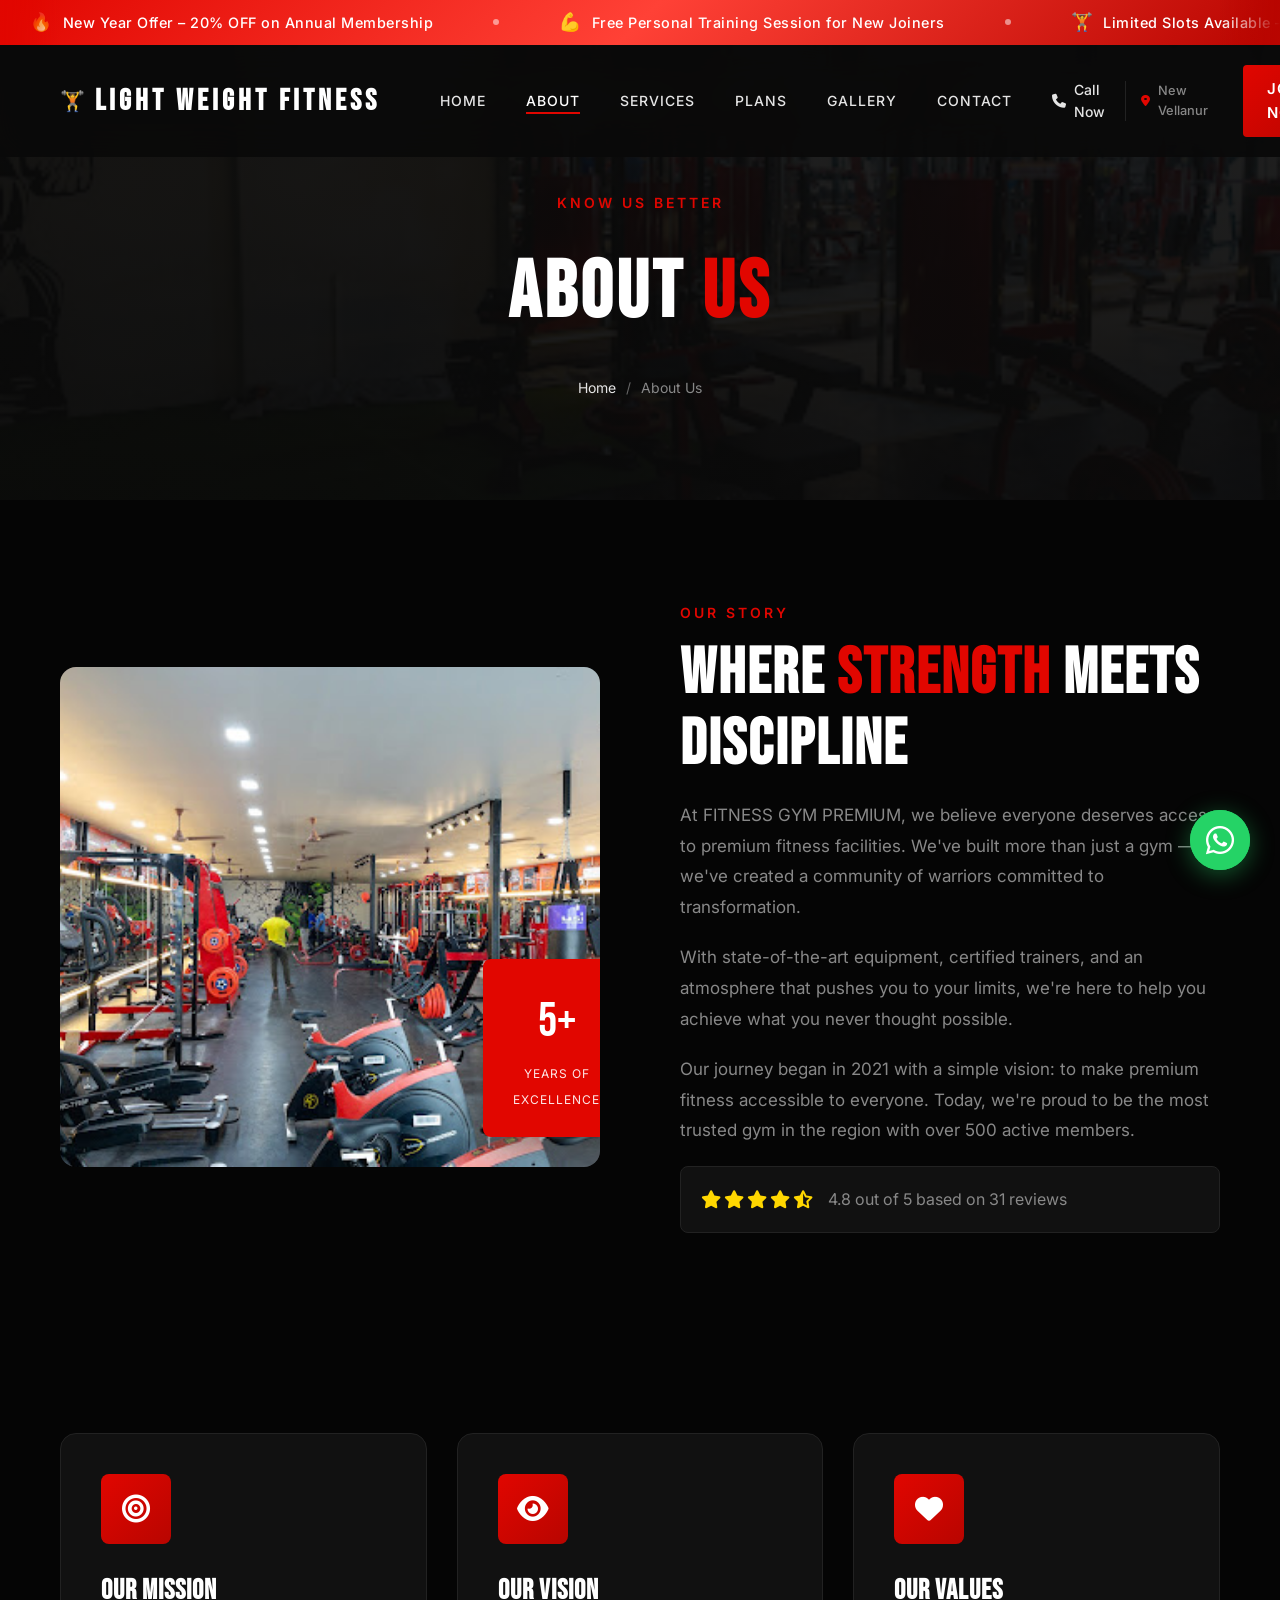
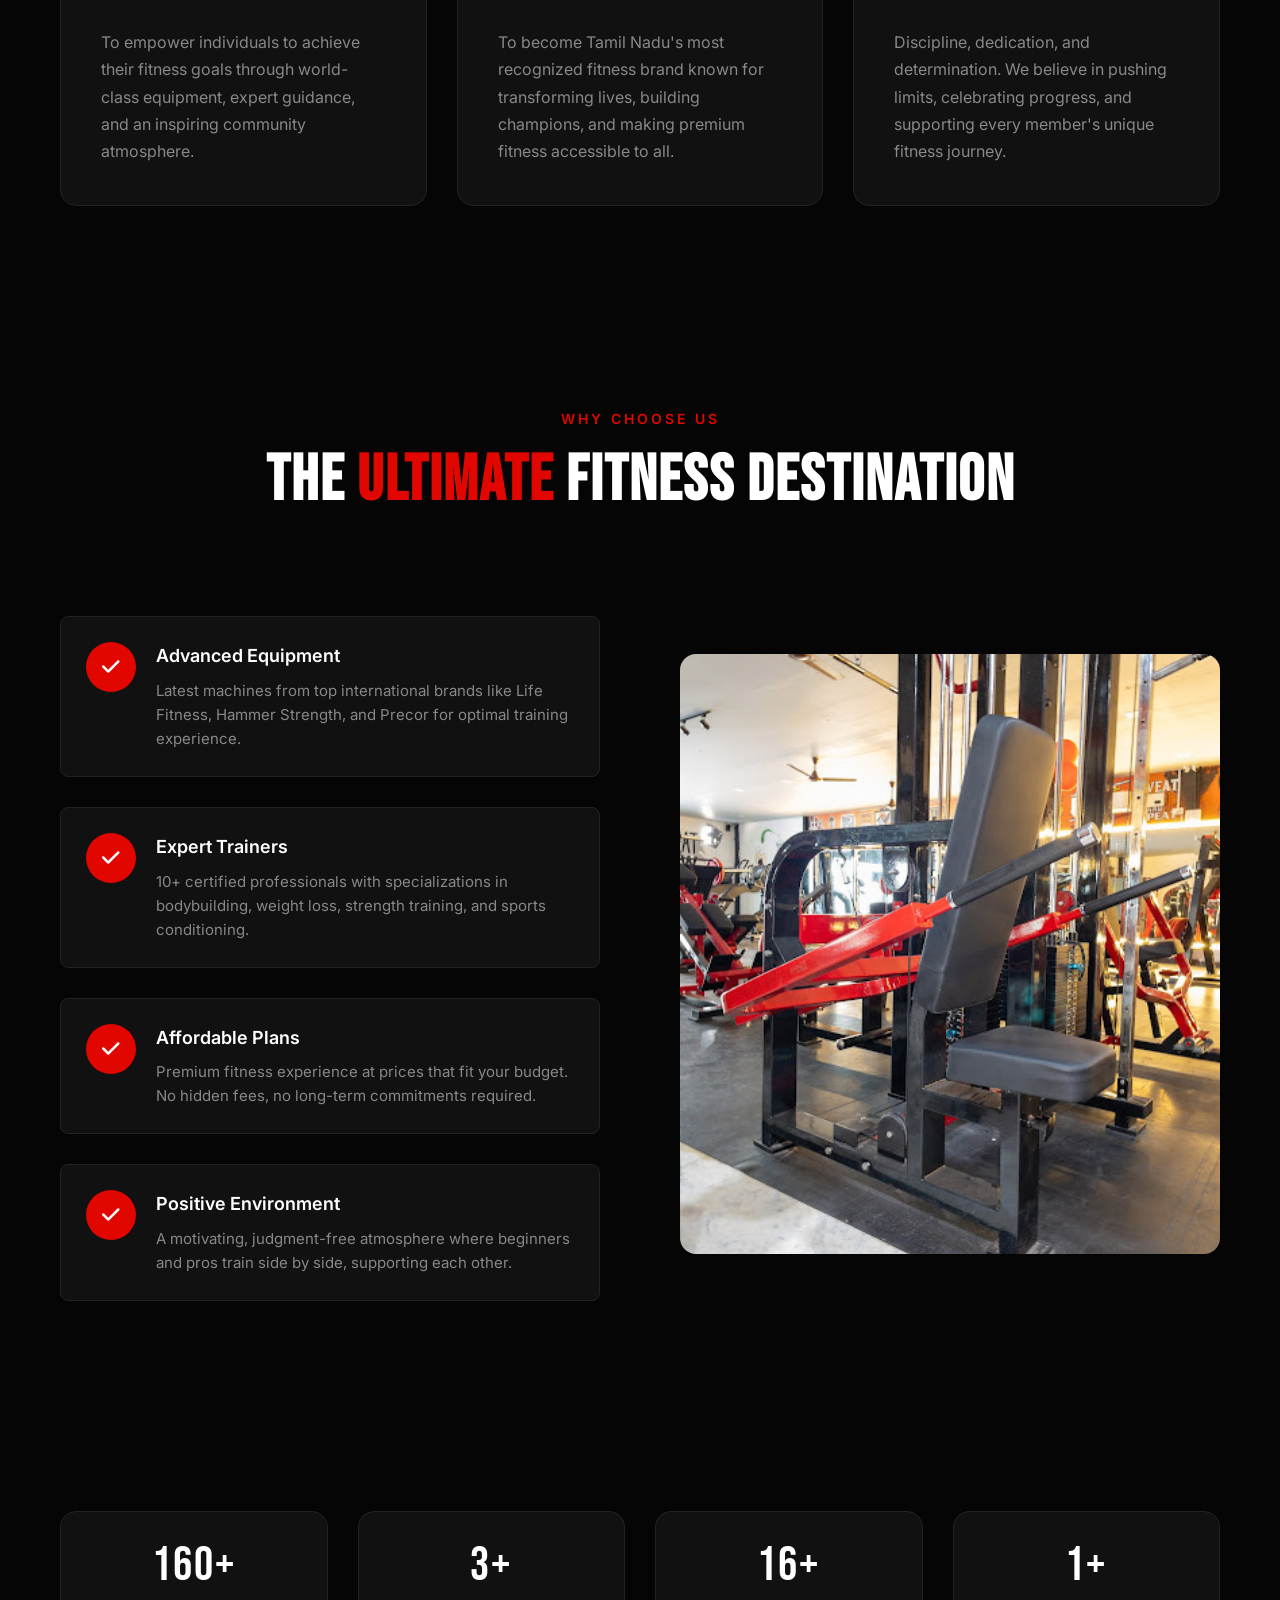
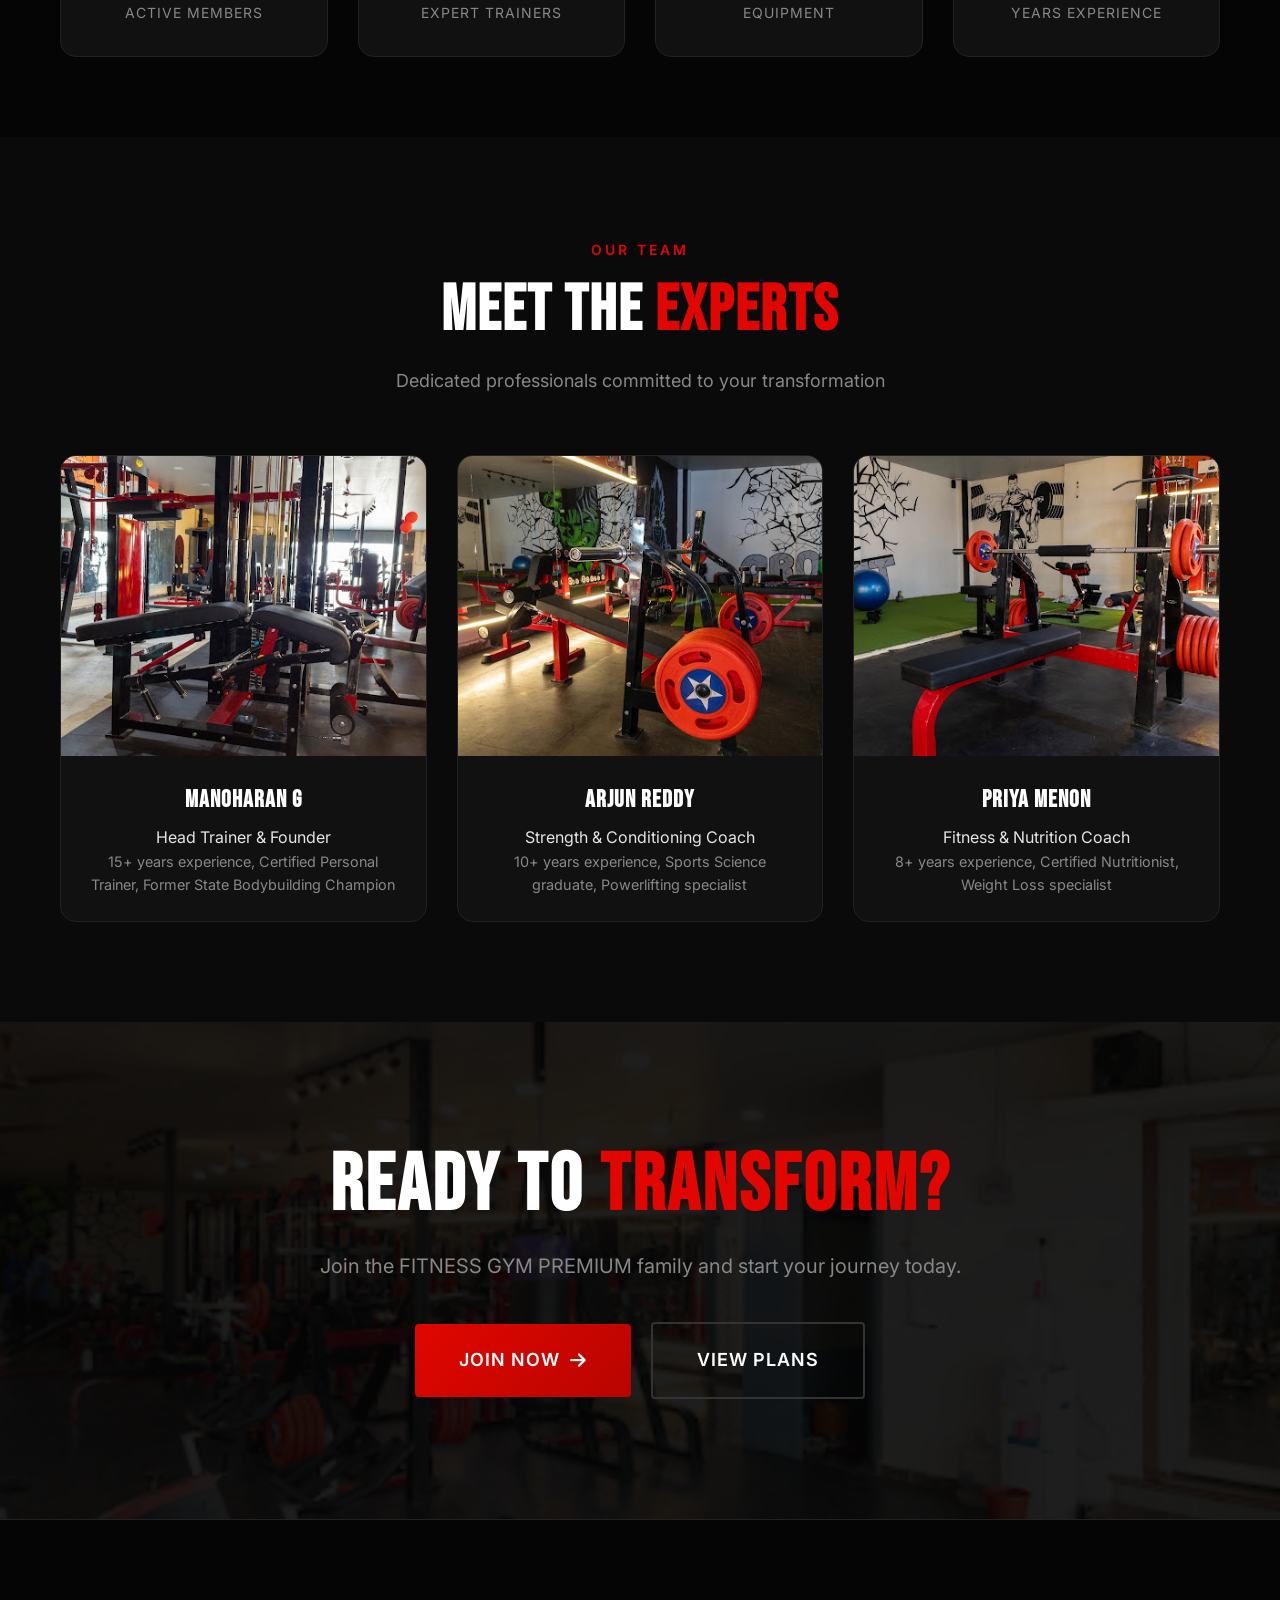
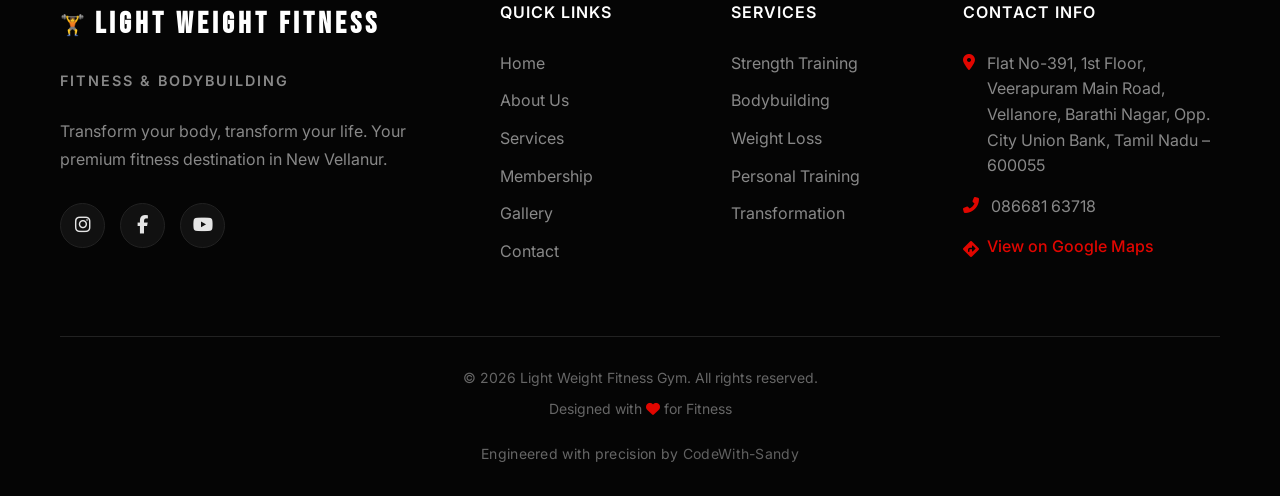
<file: about.html>
<!DOCTYPE html>
<html lang="en">
<head>
    <meta charset="UTF-8">
    <meta name="viewport" content="width=device-width, initial-scale=1.0">
    <meta name="description" content="Learn about Light Weight Fitness Gym - Your premier fitness center in New Vellanur with 5+ years of excellence, expert trainers, and a supportive community.">
    <meta name="keywords" content="About Light Weight Fitness Gym, Gym history, Fitness trainers, Gym community, New Vellanur">
    <title>About Us | Light Weight Fitness Gym</title>
    
    <!-- Google Fonts -->
    <link rel="preconnect" href="https://fonts.googleapis.com">
    <link rel="preconnect" href="https://fonts.gstatic.com" crossorigin>
    <link href="https://fonts.googleapis.com/css2?family=Bebas+Neue&family=Inter:wght@300;400;500;600;700&display=swap" rel="stylesheet">
    
    <!-- Font Awesome -->
    <link rel="stylesheet" href="https://cdnjs.cloudflare.com/ajax/libs/font-awesome/6.4.0/css/all.min.css">
    
    <link rel="stylesheet" href="css/styles.css">
</head>
<body class="has-announcement">
    <!-- Announcement Banner -->
    <div class="announcement-bar" id="announcement-bar">
        <div class="announcement-track">
            <div class="announcement-content">
                <div class="announcement-item"><span>🔥</span><p>New Year Offer – 20% OFF on Annual Membership</p></div>
                <div class="announcement-divider"></div>
                <div class="announcement-item"><span>💪</span><p>Free Personal Training Session for New Joiners</p></div>
                <div class="announcement-divider"></div>
                <div class="announcement-item"><span>🏋️</span><p>Limited Slots Available – Join Now!</p></div>
                <div class="announcement-divider"></div>
                <div class="announcement-item"><span>⚡</span><p>No Joining Fee This Month – Save ₹2000</p></div>
                <div class="announcement-divider"></div>
            </div>
            <div class="announcement-content">
                <div class="announcement-item"><span>🔥</span><p>New Year Offer – 20% OFF on Annual Membership</p></div>
                <div class="announcement-divider"></div>
                <div class="announcement-item"><span>💪</span><p>Free Personal Training Session for New Joiners</p></div>
                <div class="announcement-divider"></div>
                <div class="announcement-item"><span>🏋️</span><p>Limited Slots Available – Join Now!</p></div>
                <div class="announcement-divider"></div>
                <div class="announcement-item"><span>⚡</span><p>No Joining Fee This Month – Save ₹2000</p></div>
                <div class="announcement-divider"></div>
            </div>
        </div>
    </div>

    <!-- Navigation -->
    <nav class="navbar scrolled" id="navbar">
        <div class="nav-container">
            <a href="index.html" class="logo">
                <span class="logo-icon">🏋️</span>
                <span class="logo-text">LIGHT WEIGHT FITNESS</span>
            </a>
            <ul class="nav-menu" id="nav-menu">
                <li><a href="index.html" class="nav-link">Home</a></li>
                <li><a href="about.html" class="nav-link active">About</a></li>
                <li><a href="services.html" class="nav-link">Services</a></li>
                <li><a href="plans.html" class="nav-link">Plans</a></li>
                <li><a href="gallery.html" class="nav-link">Gallery</a></li>
                <li><a href="contact.html" class="nav-link">Contact</a></li>
            </ul>
            <div class="nav-actions">
                <a href="tel:+918668163718" class="nav-phone">
                    <i class="fas fa-phone"></i>
                    <span>Call Now</span>
                </a>
                <div class="nav-location"><i class="fas fa-map-marker-alt"></i><span>New Vellanur</span></div>
                <a href="contact.html#join" class="btn btn-primary nav-cta">Join Now</a>
            </div>
            <button class="hamburger" id="hamburger">
                <span></span>
                <span></span>
                <span></span>
            </button>
        </div>
    </nav>

    <!-- Page Header -->
    <section class="page-header">
        <div class="page-header-bg">
            <div class="page-header-overlay"></div>
        </div>
        <div class="container">
            <div class="page-header-content">
                <span class="section-tag">Know Us Better</span>
                <h1 class="page-title">ABOUT <span class="text-accent">US</span></h1>
                <nav class="breadcrumb">
                    <a href="index.html">Home</a>
                    <span>/</span>
                    <span>About Us</span>
                </nav>
            </div>
        </div>
    </section>

    <!-- About Main Section -->
    <section class="about section">
        <div class="container">
            <div class="about-grid">
                <div class="about-image">
                    <div class="image-wrapper">
                        <img src="photos/gym overview.jpg" alt="Light Weight Fitness Gym Interior Overview" loading="lazy">
                        <div class="experience-badge">
                            <span class="years">5+</span>
                            <span class="text">Years of<br>Excellence</span>
                        </div>
                    </div>
                </div>
                <div class="about-content">
                    <span class="section-tag">Our Story</span>
                    <h2 class="section-title">WHERE <span class="text-accent">STRENGTH</span> MEETS DISCIPLINE</h2>
                    <p class="about-text">
                        At FITNESS GYM PREMIUM, we believe everyone deserves access to premium fitness facilities. We've built more than just a gym — we've created a community of warriors committed to transformation.
                    </p>
                    <p class="about-text">
                        With state-of-the-art equipment, certified trainers, and an atmosphere that pushes you to your limits, we're here to help you achieve what you never thought possible.
                    </p>
                    <p class="about-text">
                        Our journey began in 2021 with a simple vision: to make premium fitness accessible to everyone. Today, we're proud to be the most trusted gym in the region with over 500 active members.
                    </p>
                    <div class="rating-card">
                        <div class="stars">
                            <i class="fas fa-star"></i>
                            <i class="fas fa-star"></i>
                            <i class="fas fa-star"></i>
                            <i class="fas fa-star"></i>
                            <i class="fas fa-star-half-alt"></i>
                        </div>
                        <span class="rating-text">4.8 out of 5 based on 31 reviews</span>
                    </div>
                </div>
            </div>
        </div>
    </section>

    <!-- Mission & Vision -->
    <section class="mission-vision section">
        <div class="container">
            <div class="mv-grid">
                <div class="mv-card">
                    <div class="mv-icon">
                        <i class="fas fa-bullseye"></i>
                    </div>
                    <h3>Our Mission</h3>
                    <p>To empower individuals to achieve their fitness goals through world-class equipment, expert guidance, and an inspiring community atmosphere.</p>
                </div>
                <div class="mv-card">
                    <div class="mv-icon">
                        <i class="fas fa-eye"></i>
                    </div>
                    <h3>Our Vision</h3>
                    <p>To become Tamil Nadu's most recognized fitness brand known for transforming lives, building champions, and making premium fitness accessible to all.</p>
                </div>
                <div class="mv-card">
                    <div class="mv-icon">
                        <i class="fas fa-heart"></i>
                    </div>
                    <h3>Our Values</h3>
                    <p>Discipline, dedication, and determination. We believe in pushing limits, celebrating progress, and supporting every member's unique fitness journey.</p>
                </div>
            </div>
        </div>
    </section>

    <!-- Why Choose Us -->
    <section class="why-us section">
        <div class="container">
            <div class="section-header">
                <span class="section-tag">Why Choose Us</span>
                <h2 class="section-title">THE <span class="text-accent">ULTIMATE</span> FITNESS DESTINATION</h2>
            </div>
            <div class="why-us-grid">
                <div class="why-us-content">
                    <div class="why-us-list">
                        <div class="why-item">
                            <div class="why-icon">
                                <i class="fas fa-check"></i>
                            </div>
                            <div class="why-text">
                                <h4>Advanced Equipment</h4>
                                <p>Latest machines from top international brands like Life Fitness, Hammer Strength, and Precor for optimal training experience.</p>
                            </div>
                        </div>
                        <div class="why-item">
                            <div class="why-icon">
                                <i class="fas fa-check"></i>
                            </div>
                            <div class="why-text">
                                <h4>Expert Trainers</h4>
                                <p>10+ certified professionals with specializations in bodybuilding, weight loss, strength training, and sports conditioning.</p>
                            </div>
                        </div>
                        <div class="why-item">
                            <div class="why-icon">
                                <i class="fas fa-check"></i>
                            </div>
                            <div class="why-text">
                                <h4>Affordable Plans</h4>
                                <p>Premium fitness experience at prices that fit your budget. No hidden fees, no long-term commitments required.</p>
                            </div>
                        </div>
                        <div class="why-item">
                            <div class="why-icon">
                                <i class="fas fa-check"></i>
                            </div>
                            <div class="why-text">
                                <h4>Positive Environment</h4>
                                <p>A motivating, judgment-free atmosphere where beginners and pros train side by side, supporting each other.</p>
                            </div>
                        </div>
                    </div>
                </div>
                <div class="why-us-image">
                    <img src="photos/equipment 6.jpg" alt="Premium Gym Equipment at Light Weight Fitness" loading="lazy">
                </div>
            </div>
        </div>
    </section>

    <!-- Stats Section -->
    <section class="stats-section">
        <div class="container">
            <div class="stats-grid">
                <div class="stat-card">
                    <span class="stat-number">500+</span>
                    <span class="stat-label">Active Members</span>
                </div>
                <div class="stat-card">
                    <span class="stat-number">10+</span>
                    <span class="stat-label">Expert Trainers</span>
                </div>
                <div class="stat-card">
                    <span class="stat-number">50+</span>
                    <span class="stat-label">Equipment</span>
                </div>
                <div class="stat-card">
                    <span class="stat-number">5+</span>
                    <span class="stat-label">Years Experience</span>
                </div>
            </div>
        </div>
    </section>

    <!-- Team Section -->
    <section class="team section">
        <div class="container">
            <div class="section-header">
                <span class="section-tag">Our Team</span>
                <h2 class="section-title">MEET THE <span class="text-accent">EXPERTS</span></h2>
                <p class="section-subtitle">Dedicated professionals committed to your transformation</p>
            </div>
            <div class="team-grid">
                <div class="team-card">
                    <div class="team-image">
                        <img src="photos/equipment 7.jpg" alt="Head Trainer Manoharan G" loading="lazy">
                    </div>
                    <div class="team-info">
                        <h4>Manoharan G</h4>
                        <span>Head Trainer & Founder</span>
                        <p>15+ years experience, Certified Personal Trainer, Former State Bodybuilding Champion</p>
                    </div>
                </div>
                <div class="team-card">
                    <div class="team-image">
                        <img src="photos/equipment 4.jpg" alt="Strength Coach Arjun Reddy" loading="lazy">
                    </div>
                    <div class="team-info">
                        <h4>Arjun Reddy</h4>
                        <span>Strength & Conditioning Coach</span>
                        <p>10+ years experience, Sports Science graduate, Powerlifting specialist</p>
                    </div>
                </div>
                <div class="team-card">
                    <div class="team-image">
                        <img src="photos/chest press.jpg" alt="Fitness Instructor Priya Menon" loading="lazy">
                    </div>
                    <div class="team-info">
                        <h4>Priya Menon</h4>
                        <span>Fitness & Nutrition Coach</span>
                        <p>8+ years experience, Certified Nutritionist, Weight Loss specialist</p>
                    </div>
                </div>
            </div>
        </div>
    </section>

    <!-- CTA Section -->
    <section class="final-cta">
        <div class="container">
            <div class="cta-content">
                <h2 class="cta-title">READY TO <span class="text-accent">TRANSFORM?</span></h2>
                <p class="cta-subtitle">Join the FITNESS GYM PREMIUM family and start your journey today.</p>
                <div class="cta-buttons">
                    <a href="contact.html#join" class="btn btn-primary btn-xl btn-glow">
                        <span>Join Now</span>
                        <i class="fas fa-arrow-right"></i>
                    </a>
                    <a href="plans.html" class="btn btn-outline btn-xl">
                        <span>View Plans</span>
                    </a>
                </div>
            </div>
        </div>
    </section>

    <!-- Footer -->
    <footer class="footer">
        <div class="container">
            <div class="footer-grid">
                <div class="footer-brand">
                    <a href="index.html" class="logo">
                        <span class="logo-icon">🏋️</span>
                        <span class="logo-text">LIGHT WEIGHT FITNESS</span>
                    </a>
                    <p class="footer-tagline">Fitness & Bodybuilding</p>
                    <p>Transform your body, transform your life. Your premium fitness destination in New Vellanur.</p>
                    <div class="social-links">
                        <a href="#" class="social-link"><i class="fab fa-instagram"></i></a>
                        <a href="#" class="social-link"><i class="fab fa-facebook-f"></i></a>
                        <a href="#" class="social-link"><i class="fab fa-youtube"></i></a>
                    </div>
                </div>
                <div class="footer-links">
                    <h4>Quick Links</h4>
                    <ul>
                        <li><a href="index.html">Home</a></li>
                        <li><a href="about.html">About Us</a></li>
                        <li><a href="services.html">Services</a></li>
                        <li><a href="plans.html">Membership</a></li>
                        <li><a href="gallery.html">Gallery</a></li>
                        <li><a href="contact.html">Contact</a></li>
                    </ul>
                </div>
                <div class="footer-links">
                    <h4>Services</h4>
                    <ul>
                        <li><a href="services.html#strength">Strength Training</a></li>
                        <li><a href="services.html#bodybuilding">Bodybuilding</a></li>
                        <li><a href="services.html#weightloss">Weight Loss</a></li>
                        <li><a href="services.html#personal">Personal Training</a></li>
                        <li><a href="services.html#transformation">Transformation</a></li>
                    </ul>
                </div>
                <div class="footer-contact">
                    <h4>Contact Info</h4>
                    <ul>
                        <li>
                            <i class="fas fa-map-marker-alt"></i>
                            <span>Flat No-391, 1st Floor, Veerapuram Main Road, Vellanore, Barathi Nagar, Opp. City Union Bank, Tamil Nadu – 600055</span>
                        </li>
                        <li>
                            <i class="fas fa-phone-alt"></i>
                            <a href="tel:+918668163718">086681 63718</a>
                        </li>
                        <li>
                            <a href="https://www.google.com/maps/place/Light+Weight+Fitness+Studio/@13.1712469,80.0941558,18.04z/data=!4m14!1m7!3m6!1s0x3a528740de9f839b:0xdc8b44c1aba6809!2sLight+Weight+Fitness+Gym!8m2!3d13.170062!4d80.0958278!16s%2Fg%2F11t6x6mhxn!3m5!1s0x3a527d7e964dfa81:0xacef858c2155cd9!8m2!3d13.1707944!4d80.099584!16s%2Fg%2F11l36ks_9v" target="_blank" class="maps-link"><i class="fas fa-directions"></i><span>View on Google Maps</span></a>
                        </li>
                    </ul>
                </div>
            </div>
            <div class="footer-bottom">
                <p>&copy; 2026 Light Weight Fitness Gym. All rights reserved.</p>
                <p>Designed with <i class="fas fa-heart text-accent"></i> for Fitness</p>
                <p class="developer-credit">Engineered with precision by <a href="https://github.com/codewith-sandy" target="_blank" rel="noopener noreferrer">CodeWith-Sandy</a></p>
            </div>
        </div>
    </footer>

    <!-- WhatsApp Floating Button -->
    <a href="https://wa.me/918668163718?text=Hi!%20I'm%20interested%20in%20joining%20Light%20Weight%20Fitness%20Gym" 
       class="whatsapp-float" 
       target="_blank" 
       rel="noopener noreferrer">
        <i class="fab fa-whatsapp"></i>
        <span class="whatsapp-tooltip">Chat with us!</span>
    </a>

    <!-- Mobile Call Button -->
    <a href="tel:+918668163718" class="mobile-call-btn">
        <i class="fas fa-phone-alt"></i>
    </a>

    <!-- Back to Top -->
    <button class="back-to-top" id="back-to-top">
        <i class="fas fa-chevron-up"></i>
    </button>

    <script src="js/script.js"></script>
</body>
</html>
</file>
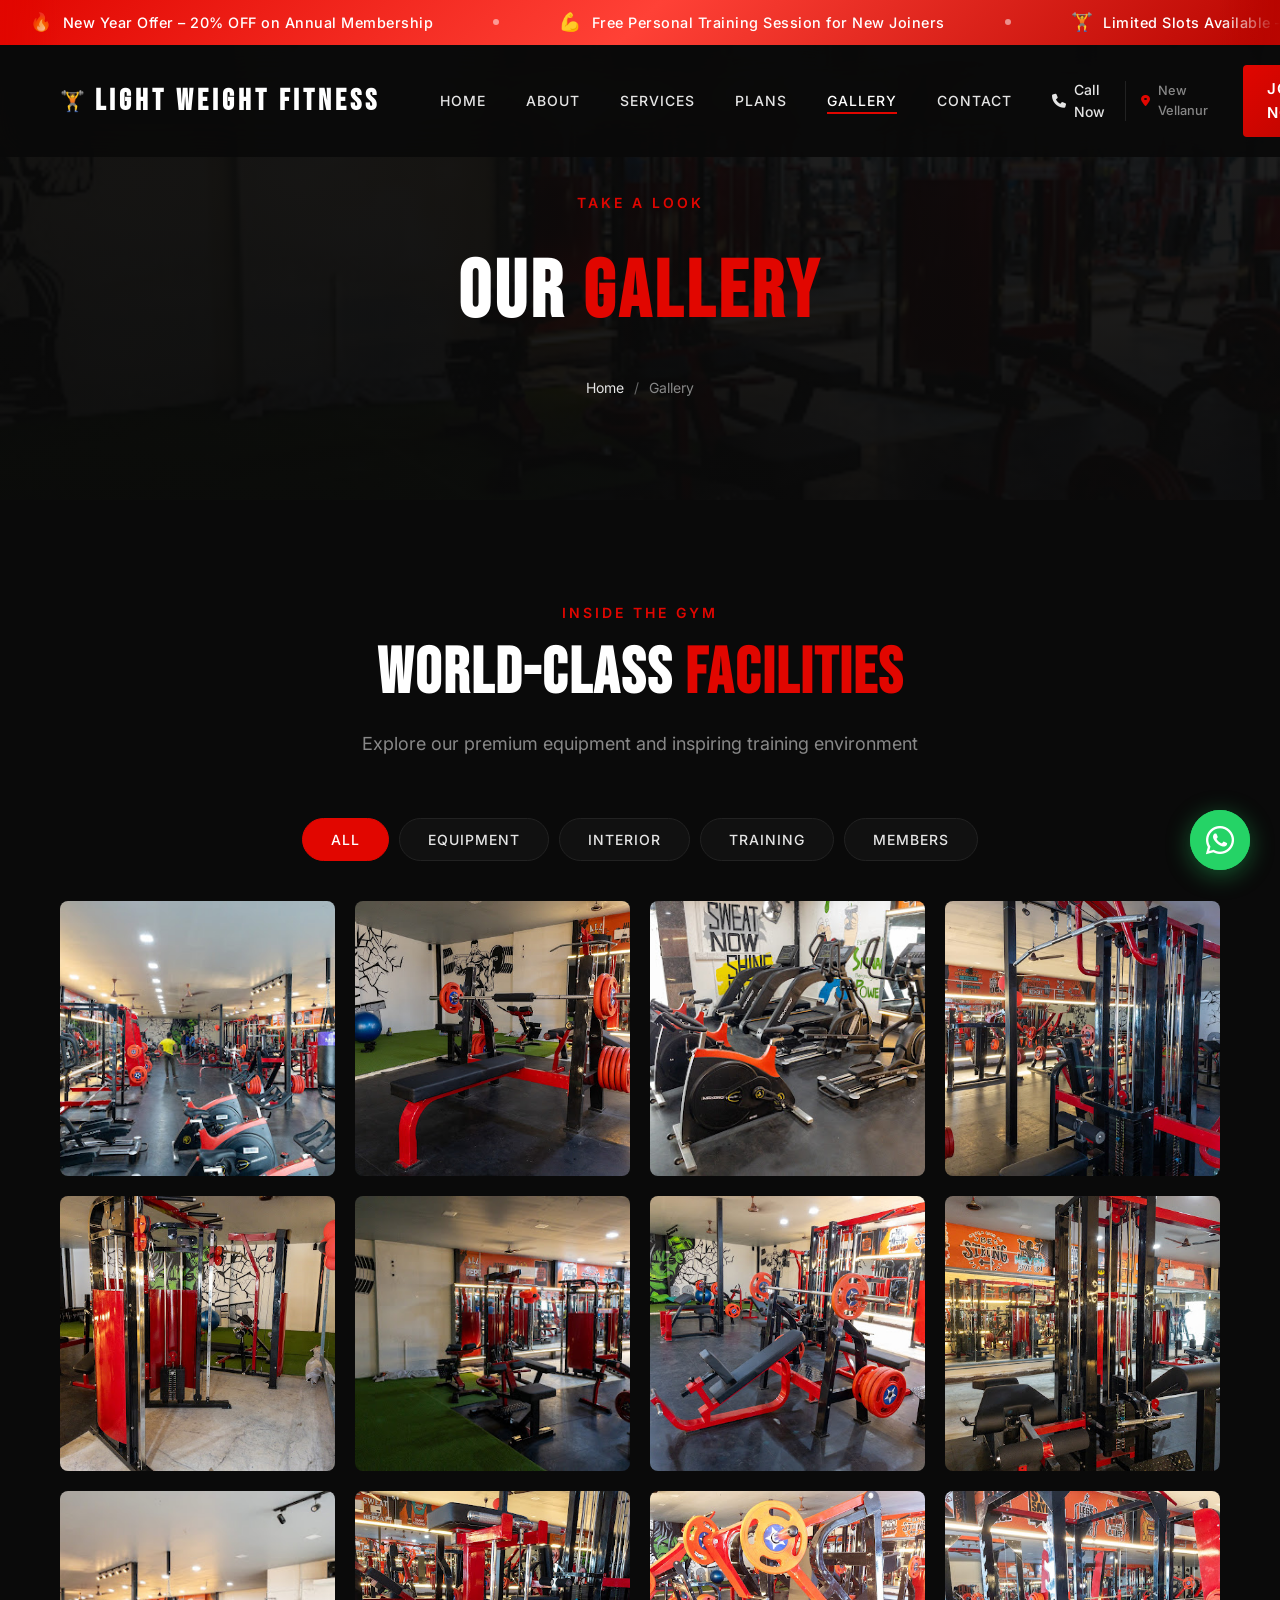
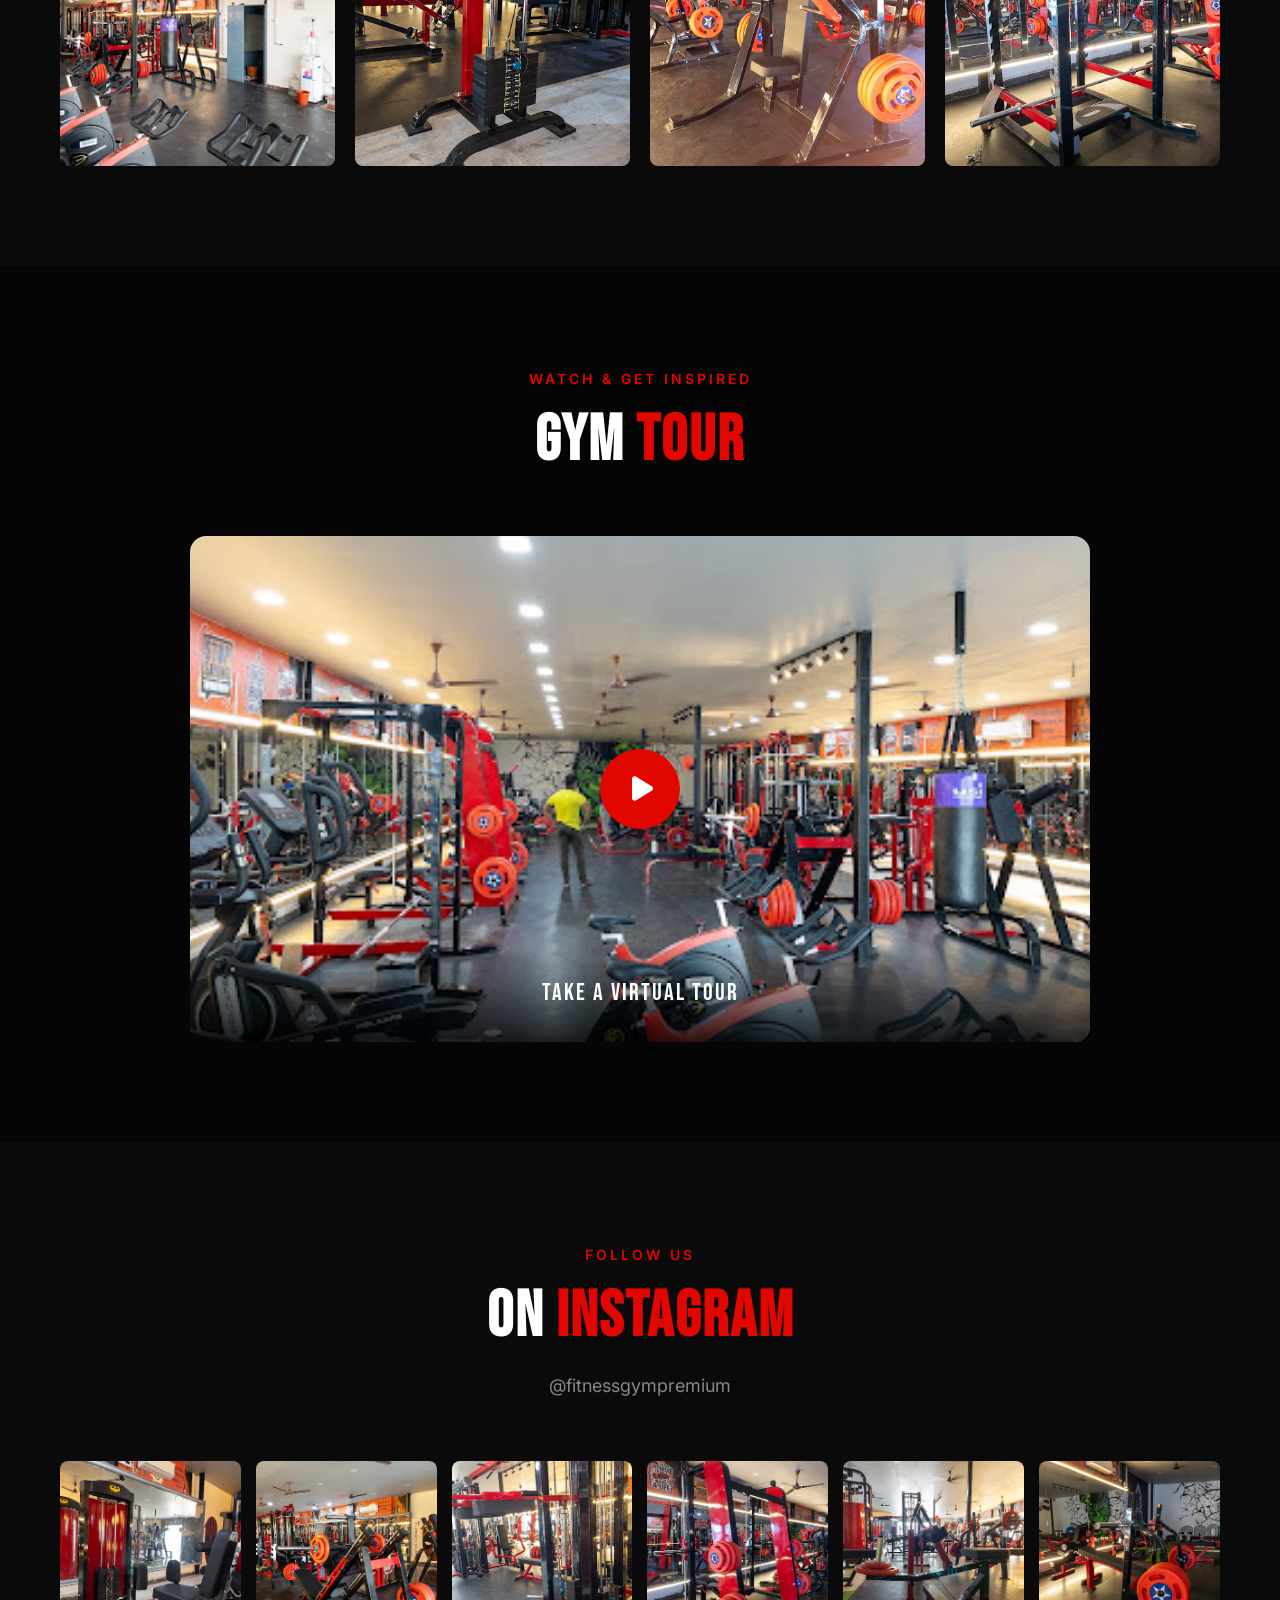
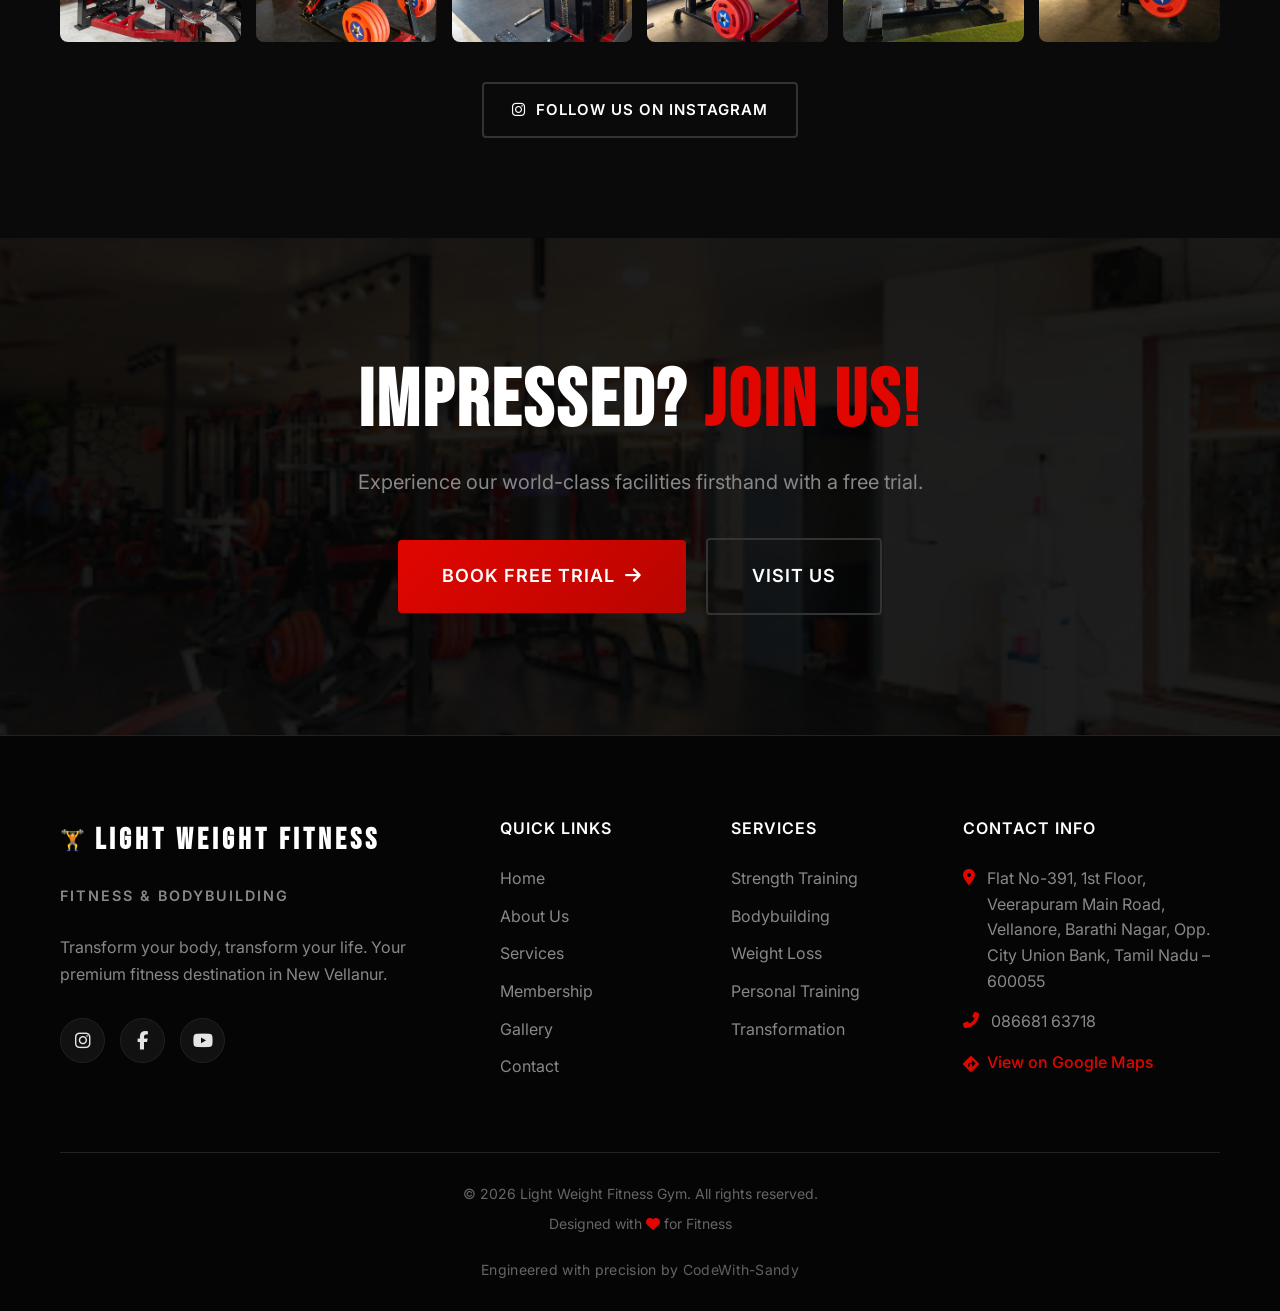
<file: gallery.html>
<!DOCTYPE html>
<html lang="en">
<head>
    <meta charset="UTF-8">
    <meta name="viewport" content="width=device-width, initial-scale=1.0">
    <meta name="description" content="Explore Light Weight Fitness Gym facilities in New Vellanur through our gallery. See our premium equipment, training areas, and members in action.">
    <meta name="keywords" content="Gym gallery, Gym facilities, Fitness center images, Gym equipment, New Vellanur">
    <title>Gallery | Light Weight Fitness Gym</title>
    
    <!-- Google Fonts -->
    <link rel="preconnect" href="https://fonts.googleapis.com">
    <link rel="preconnect" href="https://fonts.gstatic.com" crossorigin>
    <link href="https://fonts.googleapis.com/css2?family=Bebas+Neue&family=Inter:wght@300;400;500;600;700&display=swap" rel="stylesheet">
    
    <!-- Font Awesome -->
    <link rel="stylesheet" href="https://cdnjs.cloudflare.com/ajax/libs/font-awesome/6.4.0/css/all.min.css">
    
    <link rel="stylesheet" href="css/styles.css">
</head>
<body class="has-announcement">
    <!-- Announcement Banner -->
    <div class="announcement-bar" id="announcement-bar">
        <div class="announcement-track">
            <div class="announcement-content">
                <div class="announcement-item"><span>🔥</span><p>New Year Offer – 20% OFF on Annual Membership</p></div>
                <div class="announcement-divider"></div>
                <div class="announcement-item"><span>💪</span><p>Free Personal Training Session for New Joiners</p></div>
                <div class="announcement-divider"></div>
                <div class="announcement-item"><span>🏋️</span><p>Limited Slots Available – Join Now!</p></div>
                <div class="announcement-divider"></div>
                <div class="announcement-item"><span>⚡</span><p>No Joining Fee This Month – Save ₹2000</p></div>
                <div class="announcement-divider"></div>
            </div>
            <div class="announcement-content">
                <div class="announcement-item"><span>🔥</span><p>New Year Offer – 20% OFF on Annual Membership</p></div>
                <div class="announcement-divider"></div>
                <div class="announcement-item"><span>💪</span><p>Free Personal Training Session for New Joiners</p></div>
                <div class="announcement-divider"></div>
                <div class="announcement-item"><span>🏋️</span><p>Limited Slots Available – Join Now!</p></div>
                <div class="announcement-divider"></div>
                <div class="announcement-item"><span>⚡</span><p>No Joining Fee This Month – Save ₹2000</p></div>
                <div class="announcement-divider"></div>
            </div>
        </div>
    </div>

    <!-- Navigation -->
    <nav class="navbar scrolled" id="navbar">
        <div class="nav-container">
            <a href="index.html" class="logo">
                <span class="logo-icon">🏋️</span>
                <span class="logo-text">LIGHT WEIGHT FITNESS</span>
            </a>
            <ul class="nav-menu" id="nav-menu">
                <li><a href="index.html" class="nav-link">Home</a></li>
                <li><a href="about.html" class="nav-link">About</a></li>
                <li><a href="services.html" class="nav-link">Services</a></li>
                <li><a href="plans.html" class="nav-link">Plans</a></li>
                <li><a href="gallery.html" class="nav-link active">Gallery</a></li>
                <li><a href="contact.html" class="nav-link">Contact</a></li>
            </ul>
            <div class="nav-actions">
                <a href="tel:+918668163718" class="nav-phone">
                    <i class="fas fa-phone"></i>
                    <span>Call Now</span>
                </a>
                <div class="nav-location"><i class="fas fa-map-marker-alt"></i><span>New Vellanur</span></div>
                <a href="contact.html#join" class="btn btn-primary nav-cta">Join Now</a>
            </div>
            <button class="hamburger" id="hamburger">
                <span></span>
                <span></span>
                <span></span>
            </button>
        </div>
    </nav>

    <!-- Page Header -->
    <section class="page-header">
        <div class="page-header-bg">
            <div class="page-header-overlay"></div>
        </div>
        <div class="container">
            <div class="page-header-content">
                <span class="section-tag">Take A Look</span>
                <h1 class="page-title">OUR <span class="text-accent">GALLERY</span></h1>
                <nav class="breadcrumb">
                    <a href="index.html">Home</a>
                    <span>/</span>
                    <span>Gallery</span>
                </nav>
            </div>
        </div>
    </section>

    <!-- Gallery Filter -->
    <section class="gallery-section section">
        <div class="container">
            <div class="section-header">
                <span class="section-tag">Inside The Gym</span>
                <h2 class="section-title">WORLD-CLASS <span class="text-accent">FACILITIES</span></h2>
                <p class="section-subtitle">Explore our premium equipment and inspiring training environment</p>
            </div>

            <!-- Gallery Filter Buttons -->
            <div class="gallery-filters">
                <button class="filter-btn active" data-filter="all">All</button>
                <button class="filter-btn" data-filter="equipment">Equipment</button>
                <button class="filter-btn" data-filter="interior">Interior</button>
                <button class="filter-btn" data-filter="training">Training</button>
                <button class="filter-btn" data-filter="members">Members</button>
            </div>

            <!-- Gallery Grid -->
            <div class="gallery-grid-full">
                <div class="gallery-item" data-category="interior">
                    <img src="photos/gym overview.jpg" alt="Main Training Area Interior" loading="lazy">
                    <div class="gallery-overlay">
                        <span>Main Training Area</span>
                        <i class="fas fa-expand"></i>
                    </div>
                </div>
                <div class="gallery-item" data-category="equipment">
                    <img src="photos/chest press.jpg" alt="Free Weights and Chest Press Zone" loading="lazy">
                    <div class="gallery-overlay">
                        <span>Free Weights Zone</span>
                        <i class="fas fa-expand"></i>
                    </div>
                </div>
                <div class="gallery-item" data-category="equipment">
                    <img src="photos/cardio section 1.jpg" alt="Cardio Section Equipment" loading="lazy">
                    <div class="gallery-overlay">
                        <span>Cardio Section</span>
                        <i class="fas fa-expand"></i>
                    </div>
                </div>
                <div class="gallery-item" data-category="training">
                    <img src="photos/equipment 1.jpg" alt="Professional Training Equipment" loading="lazy">
                    <div class="gallery-overlay">
                        <span>Personal Training</span>
                        <i class="fas fa-expand"></i>
                    </div>
                </div>
                <div class="gallery-item" data-category="equipment">
                    <img src="photos/chest machine.jpg" alt="Chest Machine and Equipment Area" loading="lazy">
                    <div class="gallery-overlay">
                        <span>Machine Area</span>
                        <i class="fas fa-expand"></i>
                    </div>
                </div>
                <div class="gallery-item" data-category="members">
                    <img src="photos/gym overview 2.jpg" alt="Gym Overview - Members Training Area" loading="lazy">
                    <div class="gallery-overlay">
                        <span>Members In Action</span>
                        <i class="fas fa-expand"></i>
                    </div>
                </div>
                <div class="gallery-item" data-category="equipment">
                    <img src="photos/equipment 2.jpg" alt="Premium Gym Equipment Collection" loading="lazy">
                    <div class="gallery-overlay">
                        <span>Premium Equipment</span>
                        <i class="fas fa-expand"></i>
                    </div>
                </div>
                <div class="gallery-item" data-category="training">
                    <img src="photos/back machine.jpg" alt="Back Training Machine" loading="lazy">
                    <div class="gallery-overlay">
                        <span>Strength Training</span>
                        <i class="fas fa-expand"></i>
                    </div>
                </div>
                <div class="gallery-item" data-category="interior">
                    <img src="photos/gym overview 3.jpg" alt="Gym Training Floor Overview" loading="lazy">
                    <div class="gallery-overlay">
                        <span>Training Floor</span>
                        <i class="fas fa-expand"></i>
                    </div>
                </div>
                <div class="gallery-item" data-category="members">
                    <img src="photos/arms machine.jpg" alt="Arms Training Machine" loading="lazy">
                    <div class="gallery-overlay">
                        <span>Group Training</span>
                        <i class="fas fa-expand"></i>
                    </div>
                </div>
                <div class="gallery-item" data-category="equipment">
                    <img src="photos/shouler press.jpg" alt="Shoulder Press Machine" loading="lazy">
                    <div class="gallery-overlay">
                        <span>Dumbbell Section</span>
                        <i class="fas fa-expand"></i>
                    </div>
                </div>
                <div class="gallery-item" data-category="training">
                    <img src="photos/squats machine.jpg" alt="Squats Machine for Leg Training" loading="lazy">
                    <div class="gallery-overlay">
                        <span>Training Session</span>
                        <i class="fas fa-expand"></i>
                    </div>
                </div>
            </div>
        </div>
    </section>

    <!-- Video Section -->
    <section class="video-section section">
        <div class="container">
            <div class="section-header">
                <span class="section-tag">Watch & Get Inspired</span>
                <h2 class="section-title">GYM <span class="text-accent">TOUR</span></h2>
            </div>
            <div class="video-wrapper">
                <div class="video-placeholder">
                    <img src="photos/gym overview.jpg" alt="Light Weight Fitness Gym Virtual Tour" loading="lazy">
                    <div class="video-play-btn">
                        <i class="fas fa-play"></i>
                    </div>
                    <div class="video-overlay">
                        <span>Take a Virtual Tour</span>
                    </div>
                </div>
            </div>
        </div>
    </section>

    <!-- Instagram Feed Section -->
    <section class="instagram-section section">
        <div class="container">
            <div class="section-header">
                <span class="section-tag">Follow Us</span>
                <h2 class="section-title">ON <span class="text-accent">INSTAGRAM</span></h2>
                <p class="section-subtitle">@fitnessgympremium</p>
            </div>
            <div class="instagram-grid">
                <a href="#" class="instagram-item">
                    <img src="photos/inner quads machine.jpg" alt="Gym Equipment - Instagram Post" loading="lazy">
                    <div class="instagram-overlay">
                        <i class="fab fa-instagram"></i>
                    </div>
                </a>
                <a href="#" class="instagram-item">
                    <img src="photos/leg equipment.jpg" alt="Leg Training Equipment - Instagram Post" loading="lazy">
                    <div class="instagram-overlay">
                        <i class="fab fa-instagram"></i>
                    </div>
                </a>
                <a href="#" class="instagram-item">
                    <img src="photos/pull up machine.jpg" alt="Pull Up Machine - Instagram Post" loading="lazy">
                    <div class="instagram-overlay">
                        <i class="fab fa-instagram"></i>
                    </div>
                </a>
                <a href="#" class="instagram-item">
                    <img src="photos/leg equipment 2.jpg" alt="Leg Equipment - Instagram Post" loading="lazy">
                    <div class="instagram-overlay">
                        <i class="fab fa-instagram"></i>
                    </div>
                </a>
                <a href="#" class="instagram-item">
                    <img src="photos/equipmwnt 3.jpg" alt="Gym Equipment - Instagram Post" loading="lazy">
                    <div class="instagram-overlay">
                        <i class="fab fa-instagram"></i>
                    </div>
                </a>
                <a href="#" class="instagram-item">
                    <img src="photos/equipment 4.jpg" alt="Training Equipment - Instagram Post" loading="lazy">
                    <div class="instagram-overlay">
                        <i class="fab fa-instagram"></i>
                    </div>
                </a>
            </div>
            <div class="section-cta">
                <a href="https://instagram.com" target="_blank" class="btn btn-outline">
                    <i class="fab fa-instagram"></i>
                    <span>Follow Us on Instagram</span>
                </a>
            </div>
        </div>
    </section>

    <!-- CTA Section -->
    <section class="final-cta">
        <div class="container">
            <div class="cta-content">
                <h2 class="cta-title">IMPRESSED? <span class="text-accent">JOIN US!</span></h2>
                <p class="cta-subtitle">Experience our world-class facilities firsthand with a free trial.</p>
                <div class="cta-buttons">
                    <a href="contact.html#join" class="btn btn-primary btn-xl btn-glow">
                        <span>Book Free Trial</span>
                        <i class="fas fa-arrow-right"></i>
                    </a>
                    <a href="contact.html" class="btn btn-outline btn-xl">
                        <span>Visit Us</span>
                    </a>
                </div>
            </div>
        </div>
    </section>

    <!-- Footer -->
    <footer class="footer">
        <div class="container">
            <div class="footer-grid">
                <div class="footer-brand">
                    <a href="index.html" class="logo">
                        <span class="logo-icon">🏋️</span>
                        <span class="logo-text">LIGHT WEIGHT FITNESS</span>
                    </a>
                    <p class="footer-tagline">Fitness & Bodybuilding</p>
                    <p>Transform your body, transform your life. Your premium fitness destination in New Vellanur.</p>
                    <div class="social-links">
                        <a href="#" class="social-link"><i class="fab fa-instagram"></i></a>
                        <a href="#" class="social-link"><i class="fab fa-facebook-f"></i></a>
                        <a href="#" class="social-link"><i class="fab fa-youtube"></i></a>
                    </div>
                </div>
                <div class="footer-links">
                    <h4>Quick Links</h4>
                    <ul>
                        <li><a href="index.html">Home</a></li>
                        <li><a href="about.html">About Us</a></li>
                        <li><a href="services.html">Services</a></li>
                        <li><a href="plans.html">Membership</a></li>
                        <li><a href="gallery.html">Gallery</a></li>
                        <li><a href="contact.html">Contact</a></li>
                    </ul>
                </div>
                <div class="footer-links">
                    <h4>Services</h4>
                    <ul>
                        <li><a href="services.html#strength">Strength Training</a></li>
                        <li><a href="services.html#bodybuilding">Bodybuilding</a></li>
                        <li><a href="services.html#weightloss">Weight Loss</a></li>
                        <li><a href="services.html#personal">Personal Training</a></li>
                        <li><a href="services.html#transformation">Transformation</a></li>
                    </ul>
                </div>
                <div class="footer-contact">
                    <h4>Contact Info</h4>
                    <ul>
                        <li>
                            <i class="fas fa-map-marker-alt"></i>
                            <span>Flat No-391, 1st Floor, Veerapuram Main Road, Vellanore, Barathi Nagar, Opp. City Union Bank, Tamil Nadu – 600055</span>
                        </li>
                        <li>
                            <i class="fas fa-phone-alt"></i>
                            <a href="tel:+918668163718">086681 63718</a>
                        </li>
                        <li>
                            <a href="https://www.google.com/maps/place/Light+Weight+Fitness+Studio/@13.1712469,80.0941558,18.04z/data=!4m14!1m7!3m6!1s0x3a528740de9f839b:0xdc8b44c1aba6809!2sLight+Weight+Fitness+Gym!8m2!3d13.170062!4d80.0958278!16s%2Fg%2F11t6x6mhxn!3m5!1s0x3a527d7e964dfa81:0xacef858c2155cd9!8m2!3d13.1707944!4d80.099584!16s%2Fg%2F11l36ks_9v" target="_blank" class="maps-link"><i class="fas fa-directions"></i><span>View on Google Maps</span></a>
                        </li>
                    </ul>
                </div>
            </div>
            <div class="footer-bottom">
                <p>&copy; 2026 Light Weight Fitness Gym. All rights reserved.</p>
                <p>Designed with <i class="fas fa-heart text-accent"></i> for Fitness</p>
                <p class="developer-credit">Engineered with precision by <a href="https://github.com/codewith-sandy" target="_blank" rel="noopener noreferrer">CodeWith-Sandy</a></p>
            </div>
        </div>
    </footer>

    <!-- WhatsApp Floating Button -->
    <a href="https://wa.me/918668163718?text=Hi!%20I'm%20interested%20in%20joining%20Light%20Weight%20Fitness%20Gym" 
       class="whatsapp-float" 
       target="_blank" 
       rel="noopener noreferrer">
        <i class="fab fa-whatsapp"></i>
        <span class="whatsapp-tooltip">Chat with us!</span>
    </a>

    <!-- Mobile Call Button -->
    <a href="tel:+918668163718" class="mobile-call-btn">
        <i class="fas fa-phone-alt"></i>
    </a>

    <!-- Back to Top -->
    <button class="back-to-top" id="back-to-top">
        <i class="fas fa-chevron-up"></i>
    </button>

    <script src="js/script.js"></script>
</body>
</html>
</file>
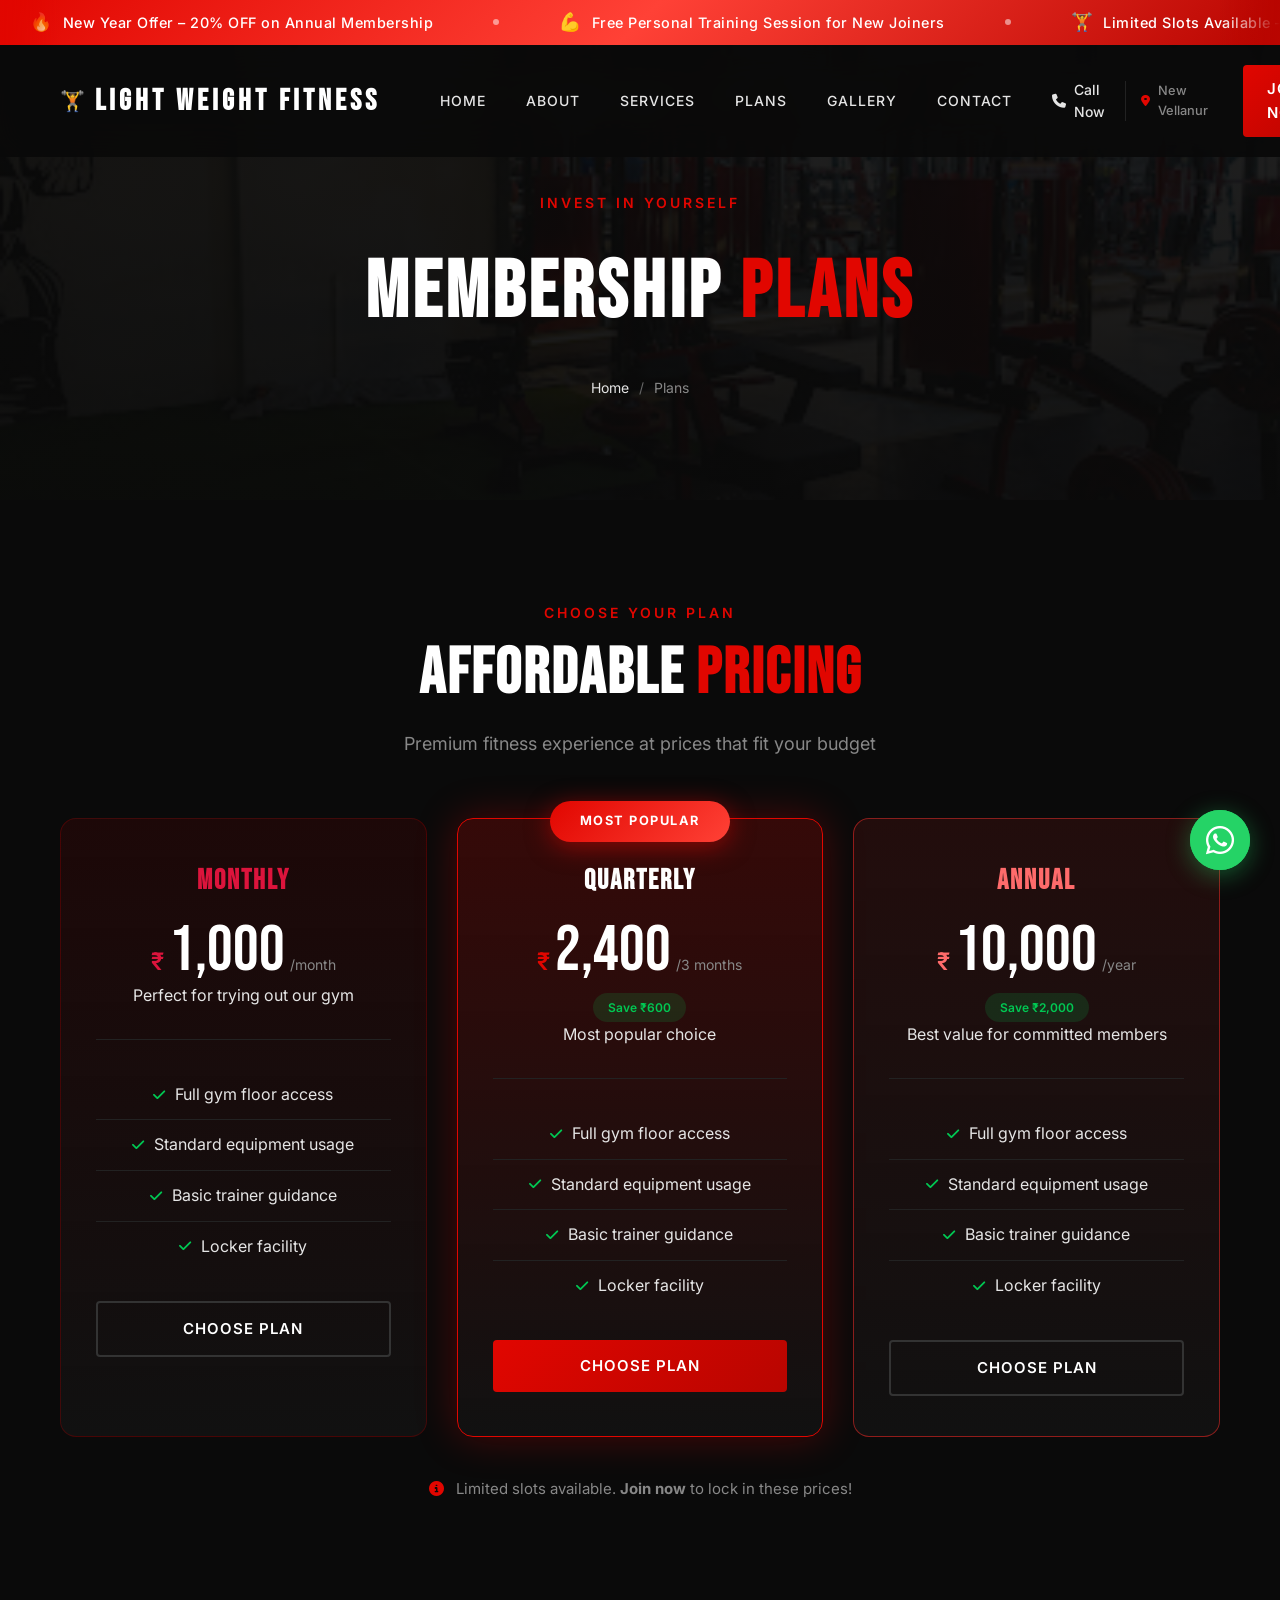
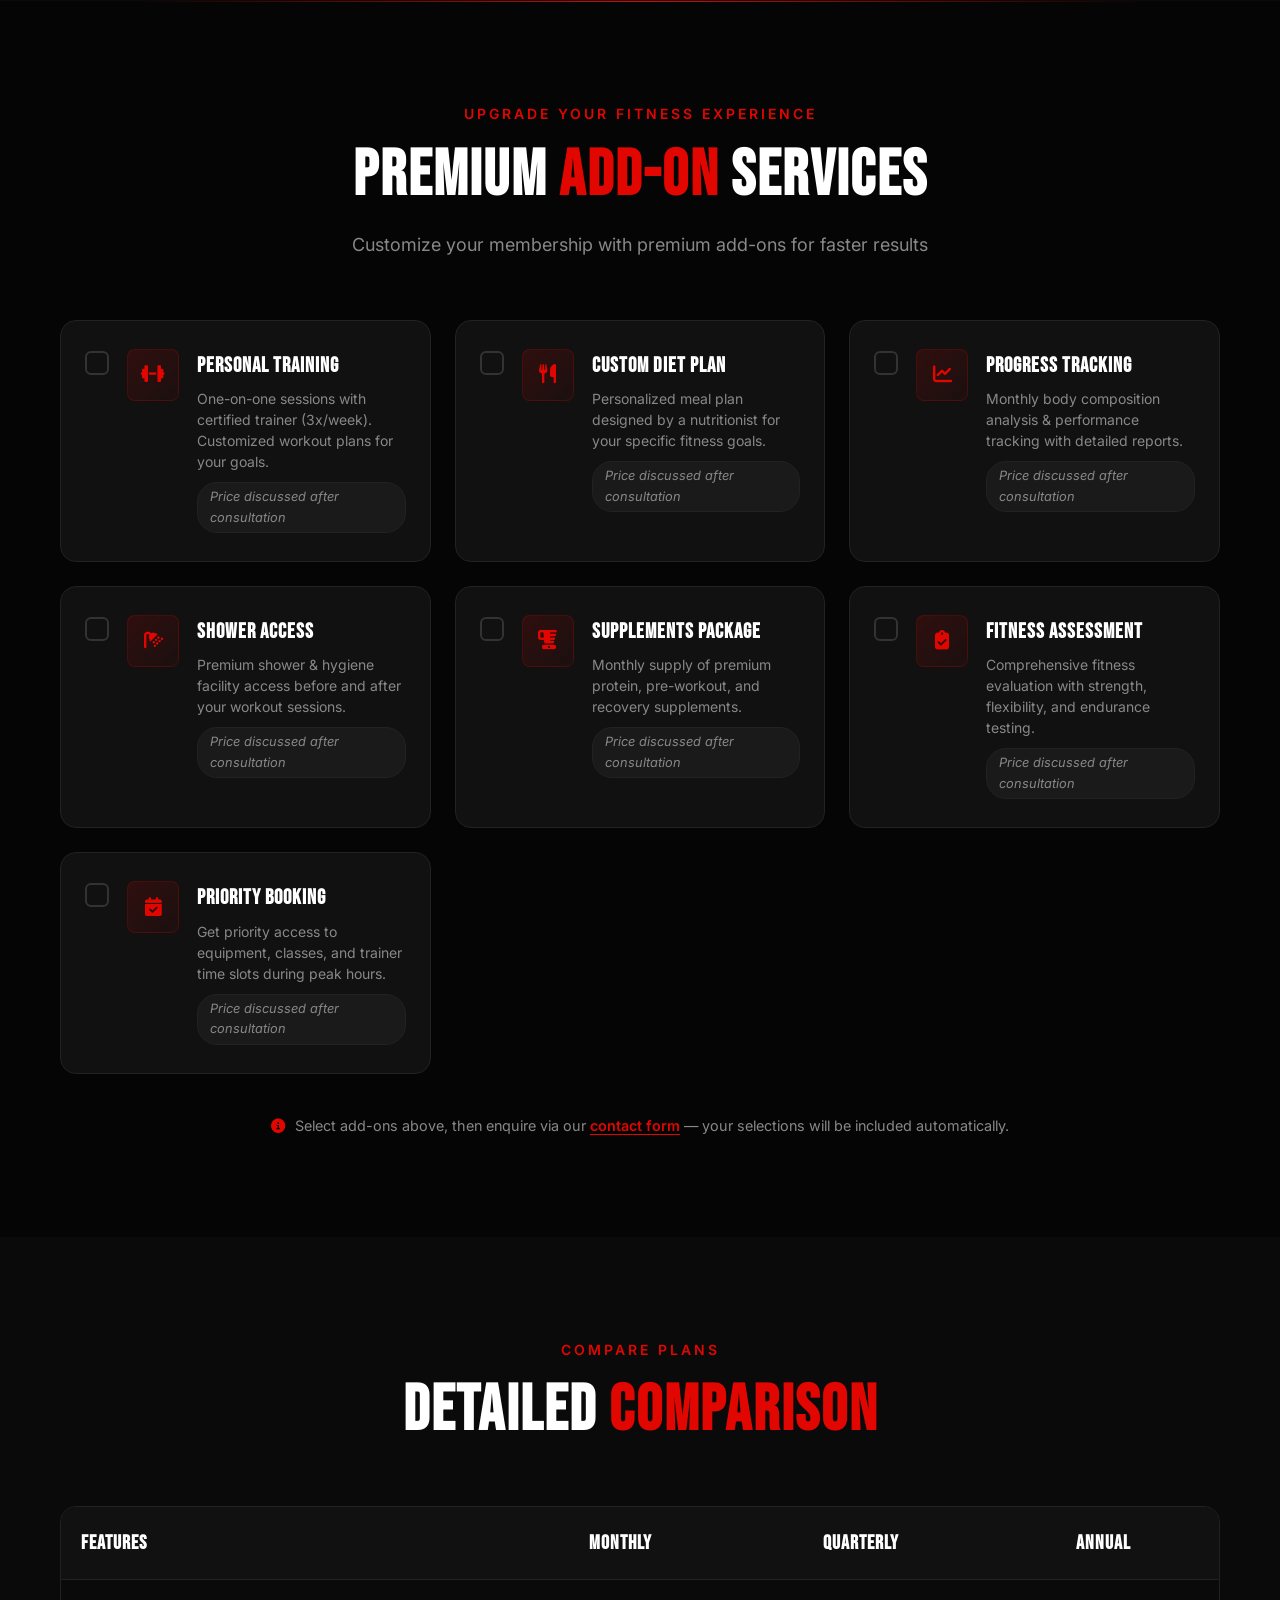
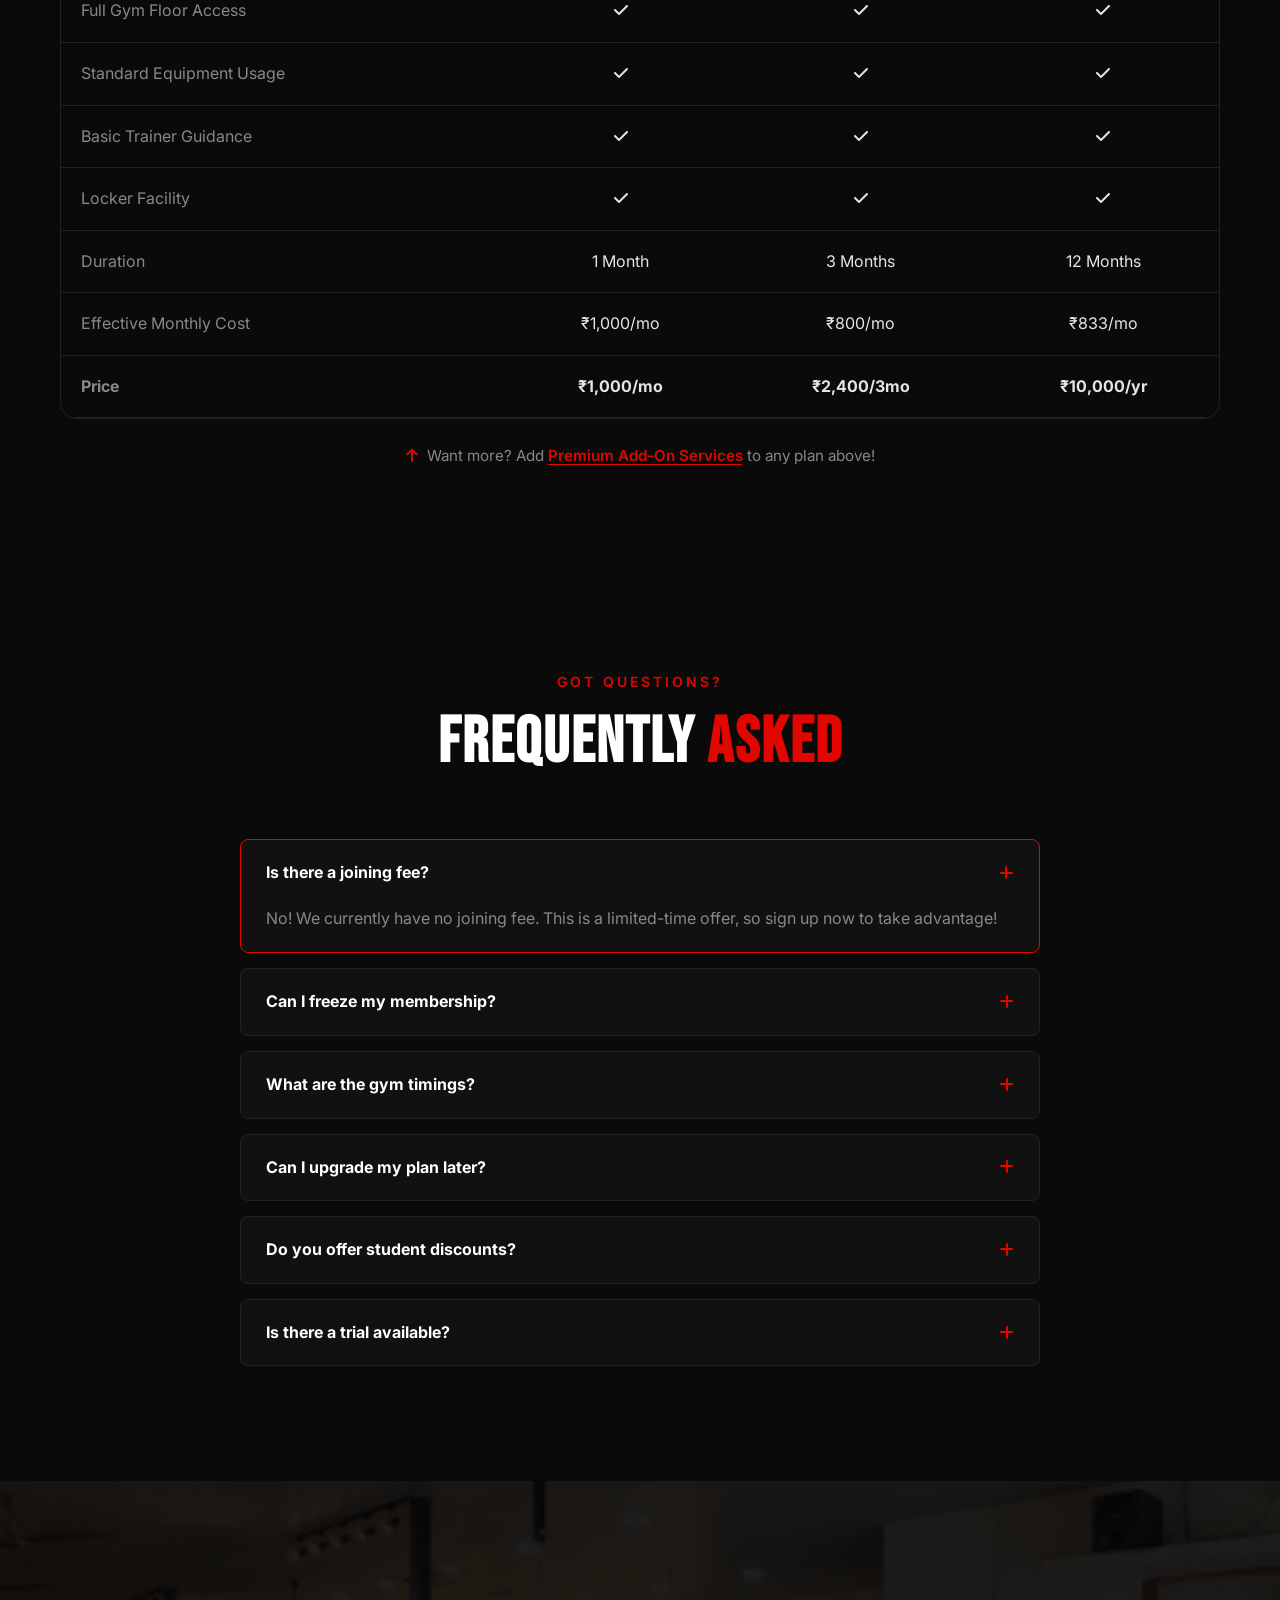
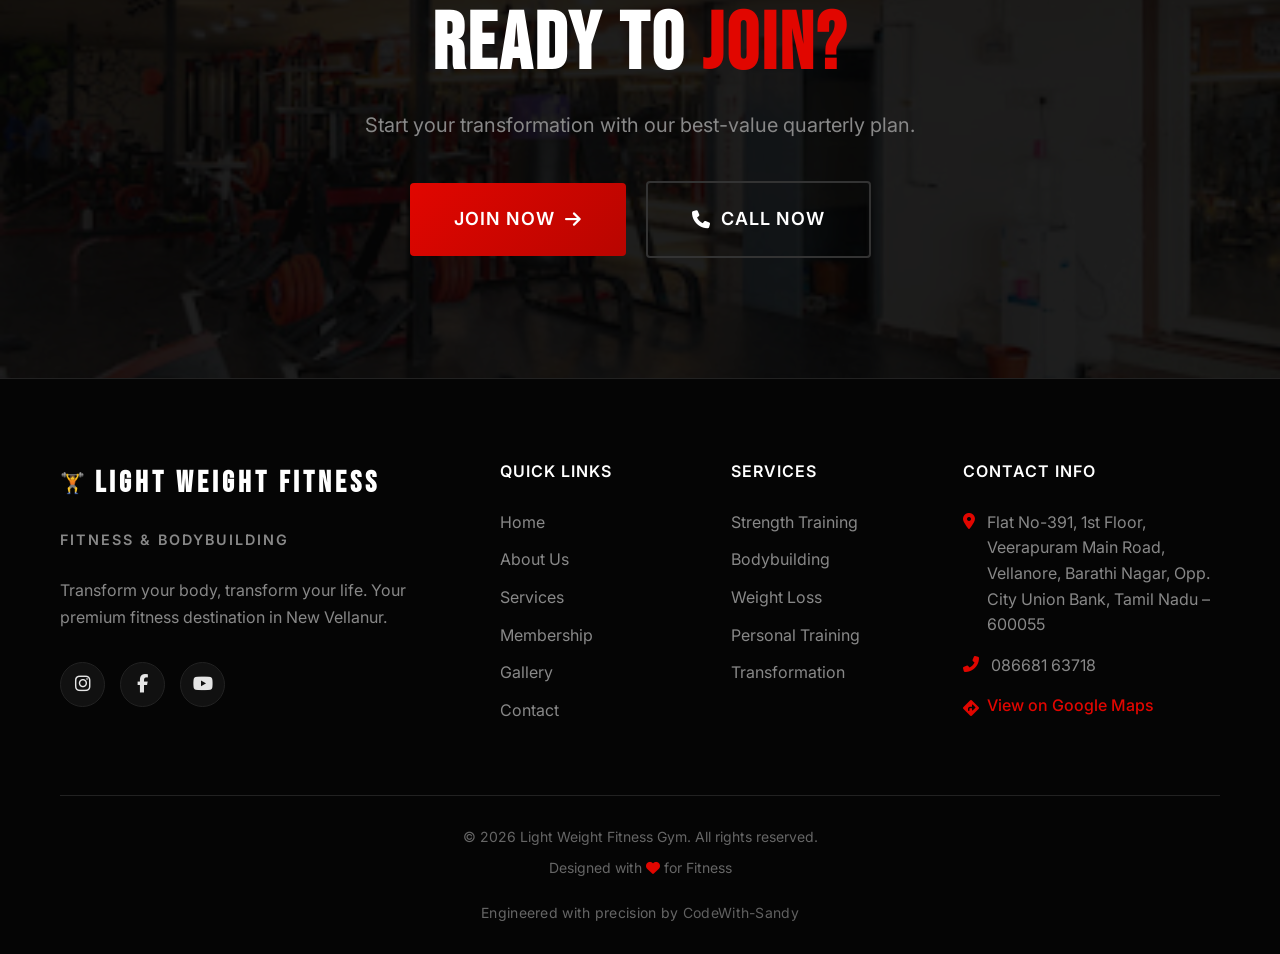
<file: plans.html>
<!DOCTYPE html>
<html lang="en">
<head>
    <meta charset="UTF-8">
    <meta name="viewport" content="width=device-width, initial-scale=1.0">
    <meta name="description" content="Affordable gym membership plans at Light Weight Fitness Gym, New Vellanur. Monthly, Quarterly & Annual plans with personal training included.">
    <meta name="keywords" content="Gym membership, Affordable gym plans, Monthly gym membership, Gym pricing, New Vellanur">
    <title>Membership Plans | Light Weight Fitness Gym</title>
    
    <!-- Google Fonts -->
    <link rel="preconnect" href="https://fonts.googleapis.com">
    <link rel="preconnect" href="https://fonts.gstatic.com" crossorigin>
    <link href="https://fonts.googleapis.com/css2?family=Bebas+Neue&family=Inter:wght@300;400;500;600;700&display=swap" rel="stylesheet">
    
    <!-- Font Awesome -->
    <link rel="stylesheet" href="https://cdnjs.cloudflare.com/ajax/libs/font-awesome/6.4.0/css/all.min.css">
    
    <link rel="stylesheet" href="css/styles.css">
</head>
<body class="has-announcement">
    <!-- Announcement Banner -->
    <div class="announcement-bar" id="announcement-bar">
        <div class="announcement-track">
            <div class="announcement-content">
                <div class="announcement-item"><span>🔥</span><p>New Year Offer – 20% OFF on Annual Membership</p></div>
                <div class="announcement-divider"></div>
                <div class="announcement-item"><span>💪</span><p>Free Personal Training Session for New Joiners</p></div>
                <div class="announcement-divider"></div>
                <div class="announcement-item"><span>🏋️</span><p>Limited Slots Available – Join Now!</p></div>
                <div class="announcement-divider"></div>
                <div class="announcement-item"><span>⚡</span><p>No Joining Fee This Month – Save ₹2000</p></div>
                <div class="announcement-divider"></div>
            </div>
            <div class="announcement-content">
                <div class="announcement-item"><span>🔥</span><p>New Year Offer – 20% OFF on Annual Membership</p></div>
                <div class="announcement-divider"></div>
                <div class="announcement-item"><span>💪</span><p>Free Personal Training Session for New Joiners</p></div>
                <div class="announcement-divider"></div>
                <div class="announcement-item"><span>🏋️</span><p>Limited Slots Available – Join Now!</p></div>
                <div class="announcement-divider"></div>
                <div class="announcement-item"><span>⚡</span><p>No Joining Fee This Month – Save ₹2000</p></div>
                <div class="announcement-divider"></div>
            </div>
        </div>
    </div>

    <!-- Navigation -->
    <nav class="navbar scrolled" id="navbar">
        <div class="nav-container">
            <a href="index.html" class="logo">
                <span class="logo-icon">🏋️</span>
                <span class="logo-text">LIGHT WEIGHT FITNESS</span>
            </a>
            <ul class="nav-menu" id="nav-menu">
                <li><a href="index.html" class="nav-link">Home</a></li>
                <li><a href="about.html" class="nav-link">About</a></li>
                <li><a href="services.html" class="nav-link">Services</a></li>
                <li><a href="plans.html" class="nav-link active">Plans</a></li>
                <li><a href="gallery.html" class="nav-link">Gallery</a></li>
                <li><a href="contact.html" class="nav-link">Contact</a></li>
            </ul>
            <div class="nav-actions">
                <a href="tel:+918668163718" class="nav-phone">
                    <i class="fas fa-phone"></i>
                    <span>Call Now</span>
                </a>
                <div class="nav-location"><i class="fas fa-map-marker-alt"></i><span>New Vellanur</span></div>
                <a href="contact.html#join" class="btn btn-primary nav-cta">Join Now</a>
            </div>
            <button class="hamburger" id="hamburger">
                <span></span>
                <span></span>
                <span></span>
            </button>
        </div>
    </nav>

    <!-- Page Header -->
    <section class="page-header">
        <div class="page-header-bg">
            <div class="page-header-overlay"></div>
        </div>
        <div class="container">
            <div class="page-header-content">
                <span class="section-tag">Invest In Yourself</span>
                <h1 class="page-title">MEMBERSHIP <span class="text-accent">PLANS</span></h1>
                <nav class="breadcrumb">
                    <a href="index.html">Home</a>
                    <span>/</span>
                    <span>Plans</span>
                </nav>
            </div>
        </div>
    </section>

    <!-- Plans Section -->
    <section class="plans section">
        <div class="container">
            <div class="section-header">
                <span class="section-tag">Choose Your Plan</span>
                <h2 class="section-title">AFFORDABLE <span class="text-accent">PRICING</span></h2>
                <p class="section-subtitle">Premium fitness experience at prices that fit your budget</p>
            </div>
            <div class="plans-grid">
                <div class="plan-card plan-monthly">
                    <div class="plan-header">
                        <h3>Monthly</h3>
                        <div class="plan-price">
                            <span class="currency">₹</span>
                            <span class="amount">1,000</span>
                            <span class="period">/month</span>
                        </div>
                        <p class="plan-desc">Perfect for trying out our gym</p>
                    </div>
                    <ul class="plan-features">
                        <li><i class="fas fa-check"></i> Full gym floor access</li>
                        <li><i class="fas fa-check"></i> Standard equipment usage</li>
                        <li><i class="fas fa-check"></i> Basic trainer guidance</li>
                        <li><i class="fas fa-check"></i> Locker facility</li>
                    </ul>
                    <a href="contact.html#join" class="btn btn-outline btn-block">Choose Plan</a>
                </div>
                <div class="plan-card plan-quarterly featured">
                    <div class="plan-badge-popular">Most Popular</div>
                    <div class="plan-header">
                        <h3>Quarterly</h3>
                        <div class="plan-price">
                            <span class="currency">₹</span>
                            <span class="amount">2,400</span>
                            <span class="period">/3 months</span>
                        </div>
                        <span class="plan-save">Save ₹600</span>
                        <p class="plan-desc">Most popular choice</p>
                    </div>
                    <ul class="plan-features">
                        <li><i class="fas fa-check"></i> Full gym floor access</li>
                        <li><i class="fas fa-check"></i> Standard equipment usage</li>
                        <li><i class="fas fa-check"></i> Basic trainer guidance</li>
                        <li><i class="fas fa-check"></i> Locker facility</li>
                    </ul>
                    <a href="contact.html#join" class="btn btn-primary btn-block btn-glow">Choose Plan</a>
                </div>
                <div class="plan-card plan-annual">
                    <div class="plan-header">
                        <h3>Annual</h3>
                        <div class="plan-price">
                            <span class="currency">₹</span>
                            <span class="amount">10,000</span>
                            <span class="period">/year</span>
                        </div>
                        <span class="plan-save">Save ₹2,000</span>
                        <p class="plan-desc">Best value for committed members</p>
                    </div>
                    <ul class="plan-features">
                        <li><i class="fas fa-check"></i> Full gym floor access</li>
                        <li><i class="fas fa-check"></i> Standard equipment usage</li>
                        <li><i class="fas fa-check"></i> Basic trainer guidance</li>
                        <li><i class="fas fa-check"></i> Locker facility</li>
                    </ul>
                    <a href="contact.html#join" class="btn btn-outline btn-block">Choose Plan</a>
                </div>
            </div>
            <p class="plans-note">
                <i class="fas fa-info-circle"></i>
                Limited slots available. <strong>Join now</strong> to lock in these prices!
            </p>
        </div>
    </section>

    <!-- Premium Add-On Services -->
    <section class="premium-addons section" id="addons">
        <div class="container">
            <div class="section-header">
                <span class="section-tag">Upgrade Your Fitness Experience</span>
                <h2 class="section-title">PREMIUM <span class="text-accent">ADD-ON</span> SERVICES</h2>
                <p class="section-subtitle">Customize your membership with premium add-ons for faster results</p>
            </div>
            <div class="premium-addons-grid">
                <div class="premium-addon-card" data-addon="personal-training">
                    <div class="addon-select">
                        <input type="checkbox" id="addon-personal-training" name="addon" value="Personal Training">
                        <label for="addon-personal-training" class="addon-checkbox"></label>
                    </div>
                    <div class="premium-addon-icon">
                        <i class="fas fa-dumbbell"></i>
                    </div>
                    <div class="premium-addon-info">
                        <h4>Personal Training</h4>
                        <p>One-on-one sessions with certified trainer (3x/week). Customized workout plans for your goals.</p>
                        <span class="premium-addon-price consultation">Price discussed after consultation</span>
                    </div>
                </div>
                <div class="premium-addon-card" data-addon="custom-diet">
                    <div class="addon-select">
                        <input type="checkbox" id="addon-custom-diet" name="addon" value="Custom Diet Plan">
                        <label for="addon-custom-diet" class="addon-checkbox"></label>
                    </div>
                    <div class="premium-addon-icon">
                        <i class="fas fa-utensils"></i>
                    </div>
                    <div class="premium-addon-info">
                        <h4>Custom Diet Plan</h4>
                        <p>Personalized meal plan designed by a nutritionist for your specific fitness goals.</p>
                        <span class="premium-addon-price consultation">Price discussed after consultation</span>
                    </div>
                </div>
                <div class="premium-addon-card" data-addon="progress-tracking">
                    <div class="addon-select">
                        <input type="checkbox" id="addon-progress-tracking" name="addon" value="Progress Tracking">
                        <label for="addon-progress-tracking" class="addon-checkbox"></label>
                    </div>
                    <div class="premium-addon-icon">
                        <i class="fas fa-chart-line"></i>
                    </div>
                    <div class="premium-addon-info">
                        <h4>Progress Tracking</h4>
                        <p>Monthly body composition analysis & performance tracking with detailed reports.</p>
                        <span class="premium-addon-price consultation">Price discussed after consultation</span>
                    </div>
                </div>
                <div class="premium-addon-card" data-addon="shower-access">
                    <div class="addon-select">
                        <input type="checkbox" id="addon-shower-access" name="addon" value="Shower Access">
                        <label for="addon-shower-access" class="addon-checkbox"></label>
                    </div>
                    <div class="premium-addon-icon">
                        <i class="fas fa-shower"></i>
                    </div>
                    <div class="premium-addon-info">
                        <h4>Shower Access</h4>
                        <p>Premium shower & hygiene facility access before and after your workout sessions.</p>
                        <span class="premium-addon-price consultation">Price discussed after consultation</span>
                    </div>
                </div>
                <div class="premium-addon-card" data-addon="supplements">
                    <div class="addon-select">
                        <input type="checkbox" id="addon-supplements" name="addon" value="Free Supplements (Monthly)">
                        <label for="addon-supplements" class="addon-checkbox"></label>
                    </div>
                    <div class="premium-addon-icon">
                        <i class="fas fa-blender"></i>
                    </div>
                    <div class="premium-addon-info">
                        <h4>Supplements Package</h4>
                        <p>Monthly supply of premium protein, pre-workout, and recovery supplements.</p>
                        <span class="premium-addon-price consultation">Price discussed after consultation</span>
                    </div>
                </div>
                <div class="premium-addon-card" data-addon="fitness-assessment">
                    <div class="addon-select">
                        <input type="checkbox" id="addon-fitness-assessment" name="addon" value="Fitness Assessment">
                        <label for="addon-fitness-assessment" class="addon-checkbox"></label>
                    </div>
                    <div class="premium-addon-icon">
                        <i class="fas fa-clipboard-check"></i>
                    </div>
                    <div class="premium-addon-info">
                        <h4>Fitness Assessment</h4>
                        <p>Comprehensive fitness evaluation with strength, flexibility, and endurance testing.</p>
                        <span class="premium-addon-price consultation">Price discussed after consultation</span>
                    </div>
                </div>
                <div class="premium-addon-card" data-addon="priority-booking">
                    <div class="addon-select">
                        <input type="checkbox" id="addon-priority-booking" name="addon" value="Priority Booking">
                        <label for="addon-priority-booking" class="addon-checkbox"></label>
                    </div>
                    <div class="premium-addon-icon">
                        <i class="fas fa-calendar-check"></i>
                    </div>
                    <div class="premium-addon-info">
                        <h4>Priority Booking</h4>
                        <p>Get priority access to equipment, classes, and trainer time slots during peak hours.</p>
                        <span class="premium-addon-price consultation">Price discussed after consultation</span>
                    </div>
                </div>
            </div>
            <div class="addons-cta">
                <p class="addons-note"><i class="fas fa-info-circle"></i> Select add-ons above, then enquire via our <a href="contact.html#join">contact form</a> — your selections will be included automatically.</p>
            </div>
        </div>
    </section>

    <!-- Comparison Table -->
    <section class="comparison section">
        <div class="container">
            <div class="section-header">
                <span class="section-tag">Compare Plans</span>
                <h2 class="section-title">DETAILED <span class="text-accent">COMPARISON</span></h2>
            </div>
            <div class="comparison-table-wrapper">
                <table class="comparison-table">
                    <thead>
                        <tr>
                            <th>Features</th>
                            <th>Monthly</th>
                            <th class="featured">Quarterly</th>
                            <th>Annual</th>
                        </tr>
                    </thead>
                    <tbody>
                        <tr>
                            <td>Full Gym Floor Access</td>
                            <td><i class="fas fa-check"></i></td>
                            <td class="featured"><i class="fas fa-check"></i></td>
                            <td><i class="fas fa-check"></i></td>
                        </tr>
                        <tr>
                            <td>Standard Equipment Usage</td>
                            <td><i class="fas fa-check"></i></td>
                            <td class="featured"><i class="fas fa-check"></i></td>
                            <td><i class="fas fa-check"></i></td>
                        </tr>
                        <tr>
                            <td>Basic Trainer Guidance</td>
                            <td><i class="fas fa-check"></i></td>
                            <td class="featured"><i class="fas fa-check"></i></td>
                            <td><i class="fas fa-check"></i></td>
                        </tr>
                        <tr>
                            <td>Locker Facility</td>
                            <td><i class="fas fa-check"></i></td>
                            <td class="featured"><i class="fas fa-check"></i></td>
                            <td><i class="fas fa-check"></i></td>
                        </tr>
                        <tr>
                            <td>Duration</td>
                            <td>1 Month</td>
                            <td class="featured">3 Months</td>
                            <td>12 Months</td>
                        </tr>
                        <tr>
                            <td>Effective Monthly Cost</td>
                            <td>₹1,000/mo</td>
                            <td class="featured">₹800/mo</td>
                            <td>₹833/mo</td>
                        </tr>
                        <tr class="price-row">
                            <td><strong>Price</strong></td>
                            <td><strong>₹1,000/mo</strong></td>
                            <td class="featured"><strong>₹2,400/3mo</strong></td>
                            <td><strong>₹10,000/yr</strong></td>
                        </tr>
                    </tbody>
                </table>
            </div>
            <p class="comparison-note">
                <i class="fas fa-arrow-up"></i>
                Want more? Add <a href="#addons">Premium Add-On Services</a> to any plan above!
            </p>
        </div>
    </section>

    <!-- FAQ Section -->
    <section class="faq section">
        <div class="container">
            <div class="section-header">
                <span class="section-tag">Got Questions?</span>
                <h2 class="section-title">FREQUENTLY <span class="text-accent">ASKED</span></h2>
            </div>
            <div class="faq-grid">
                <div class="faq-item">
                    <div class="faq-question">
                        <h4>Is there a joining fee?</h4>
                        <i class="fas fa-plus"></i>
                    </div>
                    <div class="faq-answer">
                        <p>No! We currently have no joining fee. This is a limited-time offer, so sign up now to take advantage!</p>
                    </div>
                </div>
                <div class="faq-item">
                    <div class="faq-question">
                        <h4>Can I freeze my membership?</h4>
                        <i class="fas fa-plus"></i>
                    </div>
                    <div class="faq-answer">
                        <p>Yes, quarterly and annual members can freeze their membership for up to 30 days per year for medical or travel reasons.</p>
                    </div>
                </div>
                <div class="faq-item">
                    <div class="faq-question">
                        <h4>What are the gym timings?</h4>
                        <i class="fas fa-plus"></i>
                    </div>
                    <div class="faq-answer">
                        <p>We're open Monday to Saturday from 5:00 AM to 10:00 PM, and Sunday from 6:00 AM to 12:00 PM.</p>
                    </div>
                </div>
                <div class="faq-item">
                    <div class="faq-question">
                        <h4>Can I upgrade my plan later?</h4>
                        <i class="fas fa-plus"></i>
                    </div>
                    <div class="faq-answer">
                        <p>Absolutely! You can upgrade your plan anytime by paying the difference. Downgrading is available at renewal.</p>
                    </div>
                </div>
                <div class="faq-item">
                    <div class="faq-question">
                        <h4>Do you offer student discounts?</h4>
                        <i class="fas fa-plus"></i>
                    </div>
                    <div class="faq-answer">
                        <p>Yes! Students with valid ID get 10% off on all plans. Contact us to avail this offer.</p>
                    </div>
                </div>
                <div class="faq-item">
                    <div class="faq-question">
                        <h4>Is there a trial available?</h4>
                        <i class="fas fa-plus"></i>
                    </div>
                    <div class="faq-answer">
                        <p>Yes, we offer a free one-day trial session. Book your trial through our contact page!</p>
                    </div>
                </div>
            </div>
        </div>
    </section>

    <!-- CTA Section -->
    <section class="final-cta">
        <div class="container">
            <div class="cta-content">
                <h2 class="cta-title">READY TO <span class="text-accent">JOIN?</span></h2>
                <p class="cta-subtitle">Start your transformation with our best-value quarterly plan.</p>
                <div class="cta-buttons">
                    <a href="contact.html#join" class="btn btn-primary btn-xl btn-glow">
                        <span>Join Now</span>
                        <i class="fas fa-arrow-right"></i>
                    </a>
                    <a href="tel:+918668163718" class="btn btn-outline btn-xl">
                        <i class="fas fa-phone"></i>
                        <span>Call Now</span>
                    </a>
                </div>
            </div>
        </div>
    </section>

    <!-- Footer -->
    <footer class="footer">
        <div class="container">
            <div class="footer-grid">
                <div class="footer-brand">
                    <a href="index.html" class="logo">
                        <span class="logo-icon">🏋️</span>
                        <span class="logo-text">LIGHT WEIGHT FITNESS</span>
                    </a>
                    <p class="footer-tagline">Fitness & Bodybuilding</p>
                    <p>Transform your body, transform your life. Your premium fitness destination in New Vellanur.</p>
                    <div class="social-links">
                        <a href="#" class="social-link"><i class="fab fa-instagram"></i></a>
                        <a href="#" class="social-link"><i class="fab fa-facebook-f"></i></a>
                        <a href="#" class="social-link"><i class="fab fa-youtube"></i></a>
                    </div>
                </div>
                <div class="footer-links">
                    <h4>Quick Links</h4>
                    <ul>
                        <li><a href="index.html">Home</a></li>
                        <li><a href="about.html">About Us</a></li>
                        <li><a href="services.html">Services</a></li>
                        <li><a href="plans.html">Membership</a></li>
                        <li><a href="gallery.html">Gallery</a></li>
                        <li><a href="contact.html">Contact</a></li>
                    </ul>
                </div>
                <div class="footer-links">
                    <h4>Services</h4>
                    <ul>
                        <li><a href="services.html#strength">Strength Training</a></li>
                        <li><a href="services.html#bodybuilding">Bodybuilding</a></li>
                        <li><a href="services.html#weightloss">Weight Loss</a></li>
                        <li><a href="services.html#personal">Personal Training</a></li>
                        <li><a href="services.html#transformation">Transformation</a></li>
                    </ul>
                </div>
                <div class="footer-contact">
                    <h4>Contact Info</h4>
                    <ul>
                        <li>
                            <i class="fas fa-map-marker-alt"></i>
                            <span>Flat No-391, 1st Floor, Veerapuram Main Road, Vellanore, Barathi Nagar, Opp. City Union Bank, Tamil Nadu – 600055</span>
                        </li>
                        <li>
                            <i class="fas fa-phone-alt"></i>
                            <a href="tel:+918668163718">086681 63718</a>
                        </li>
                        <li>
                            <a href="https://www.google.com/maps/place/Light+Weight+Fitness+Studio/@13.1712469,80.0941558,18.04z/data=!4m14!1m7!3m6!1s0x3a528740de9f839b:0xdc8b44c1aba6809!2sLight+Weight+Fitness+Gym!8m2!3d13.170062!4d80.0958278!16s%2Fg%2F11t6x6mhxn!3m5!1s0x3a527d7e964dfa81:0xacef858c2155cd9!8m2!3d13.1707944!4d80.099584!16s%2Fg%2F11l36ks_9v" target="_blank" class="maps-link"><i class="fas fa-directions"></i><span>View on Google Maps</span></a>
                        </li>
                    </ul>
                </div>
            </div>
            <div class="footer-bottom">
                <p>&copy; 2026 Light Weight Fitness Gym. All rights reserved.</p>
                <p>Designed with <i class="fas fa-heart text-accent"></i> for Fitness</p>
                <p class="developer-credit">Engineered with precision by <a href="https://github.com/codewith-sandy" target="_blank" rel="noopener noreferrer">CodeWith-Sandy</a></p>
            </div>
        </div>
    </footer>

    <!-- WhatsApp Floating Button -->
    <a href="https://wa.me/918668163718?text=Hi!%20I'm%20interested%20in%20joining%20Light%20Weight%20Fitness%20Gym" 
       class="whatsapp-float" 
       target="_blank" 
       rel="noopener noreferrer">
        <i class="fab fa-whatsapp"></i>
        <span class="whatsapp-tooltip">Chat with us!</span>
    </a>

    <!-- Mobile Call Button -->
    <a href="tel:+918668163718" class="mobile-call-btn">
        <i class="fas fa-phone-alt"></i>
    </a>

    <!-- Back to Top -->
    <button class="back-to-top" id="back-to-top">
        <i class="fas fa-chevron-up"></i>
    </button>

    <script src="js/script.js"></script>
</body>
</html>
</file>
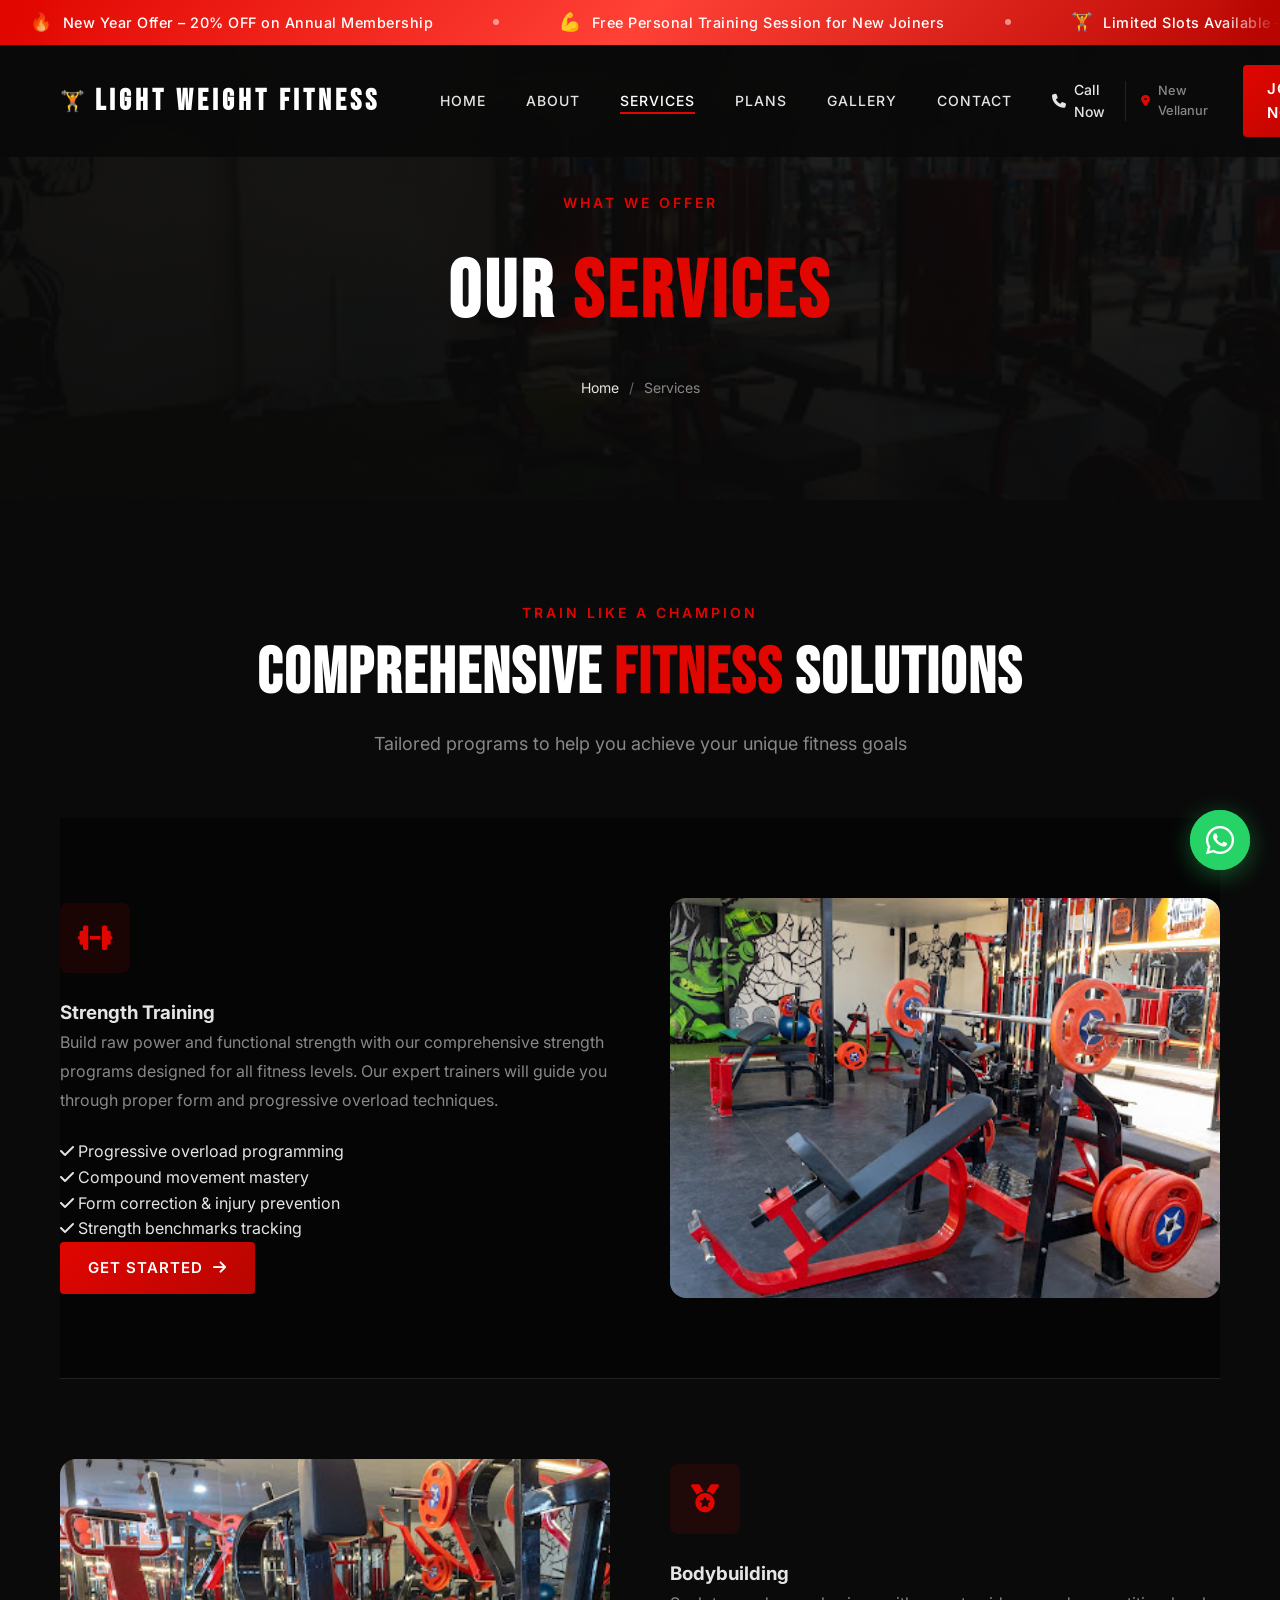
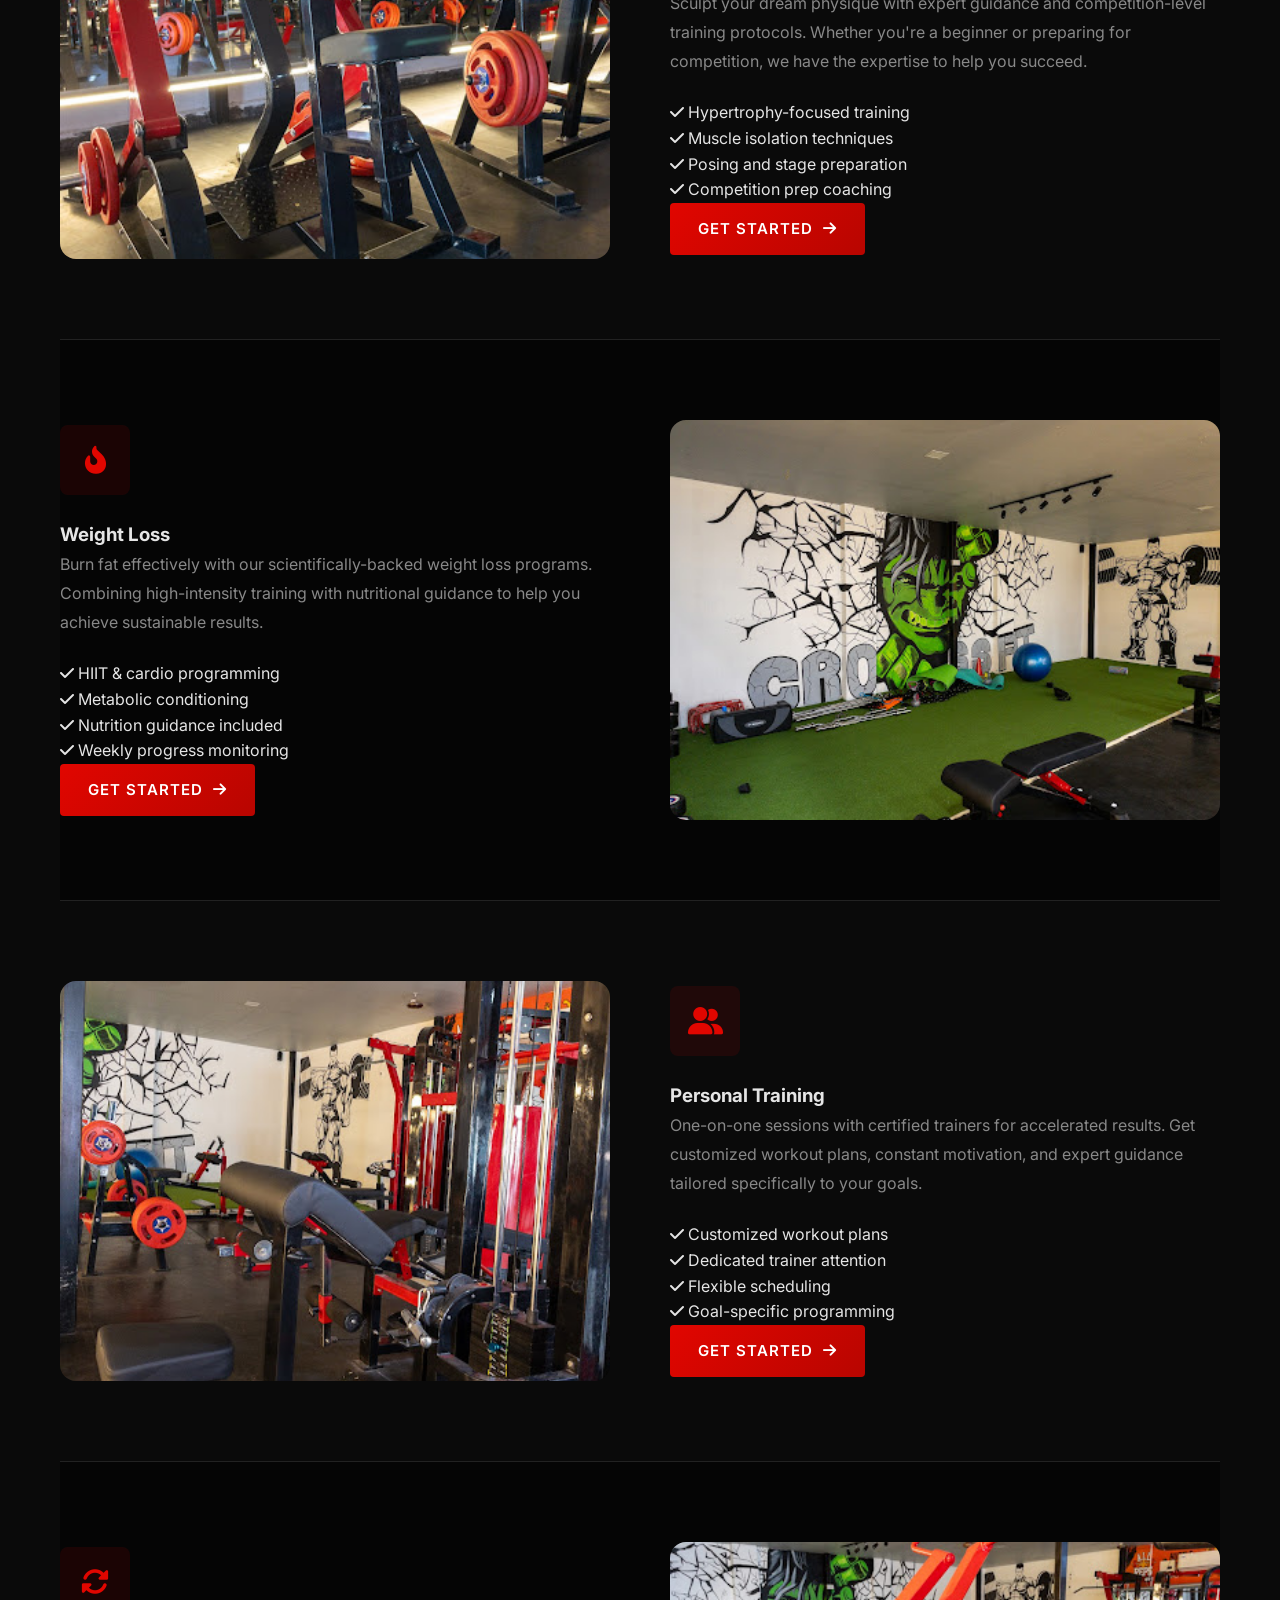
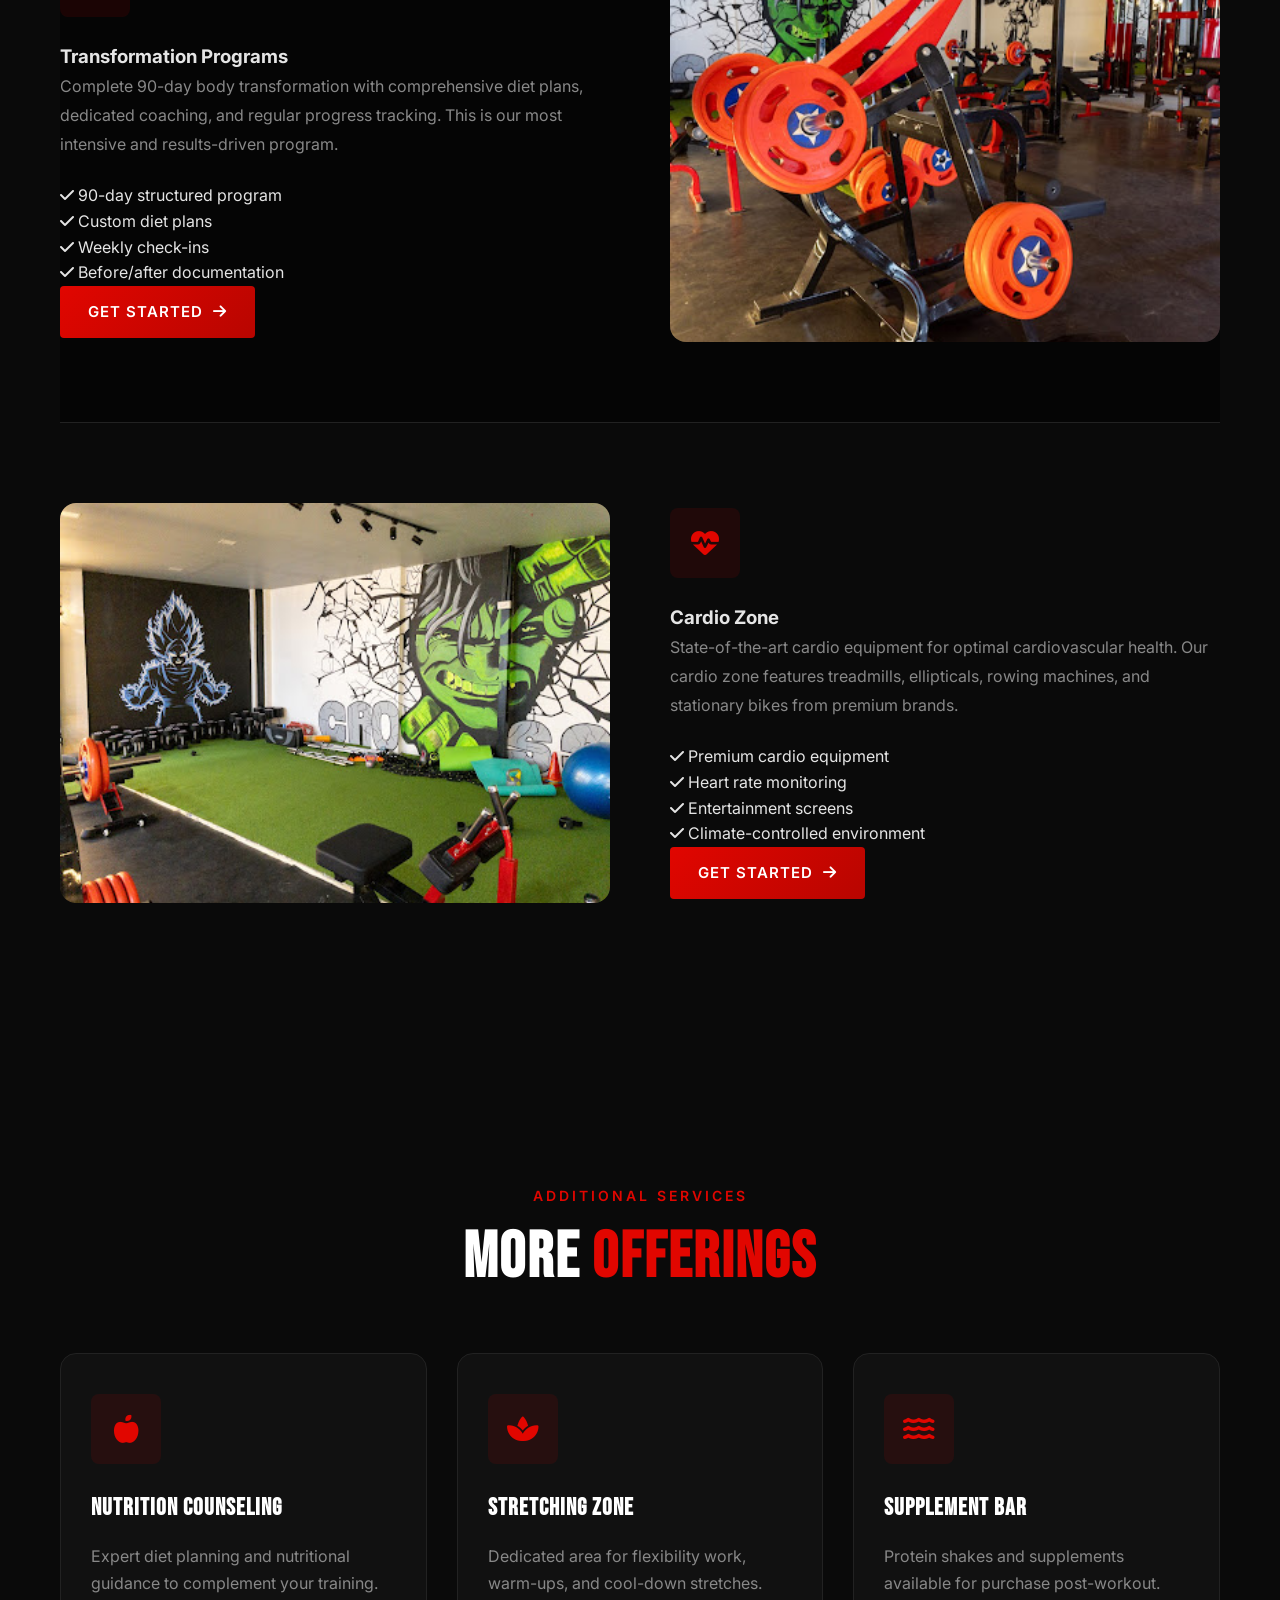
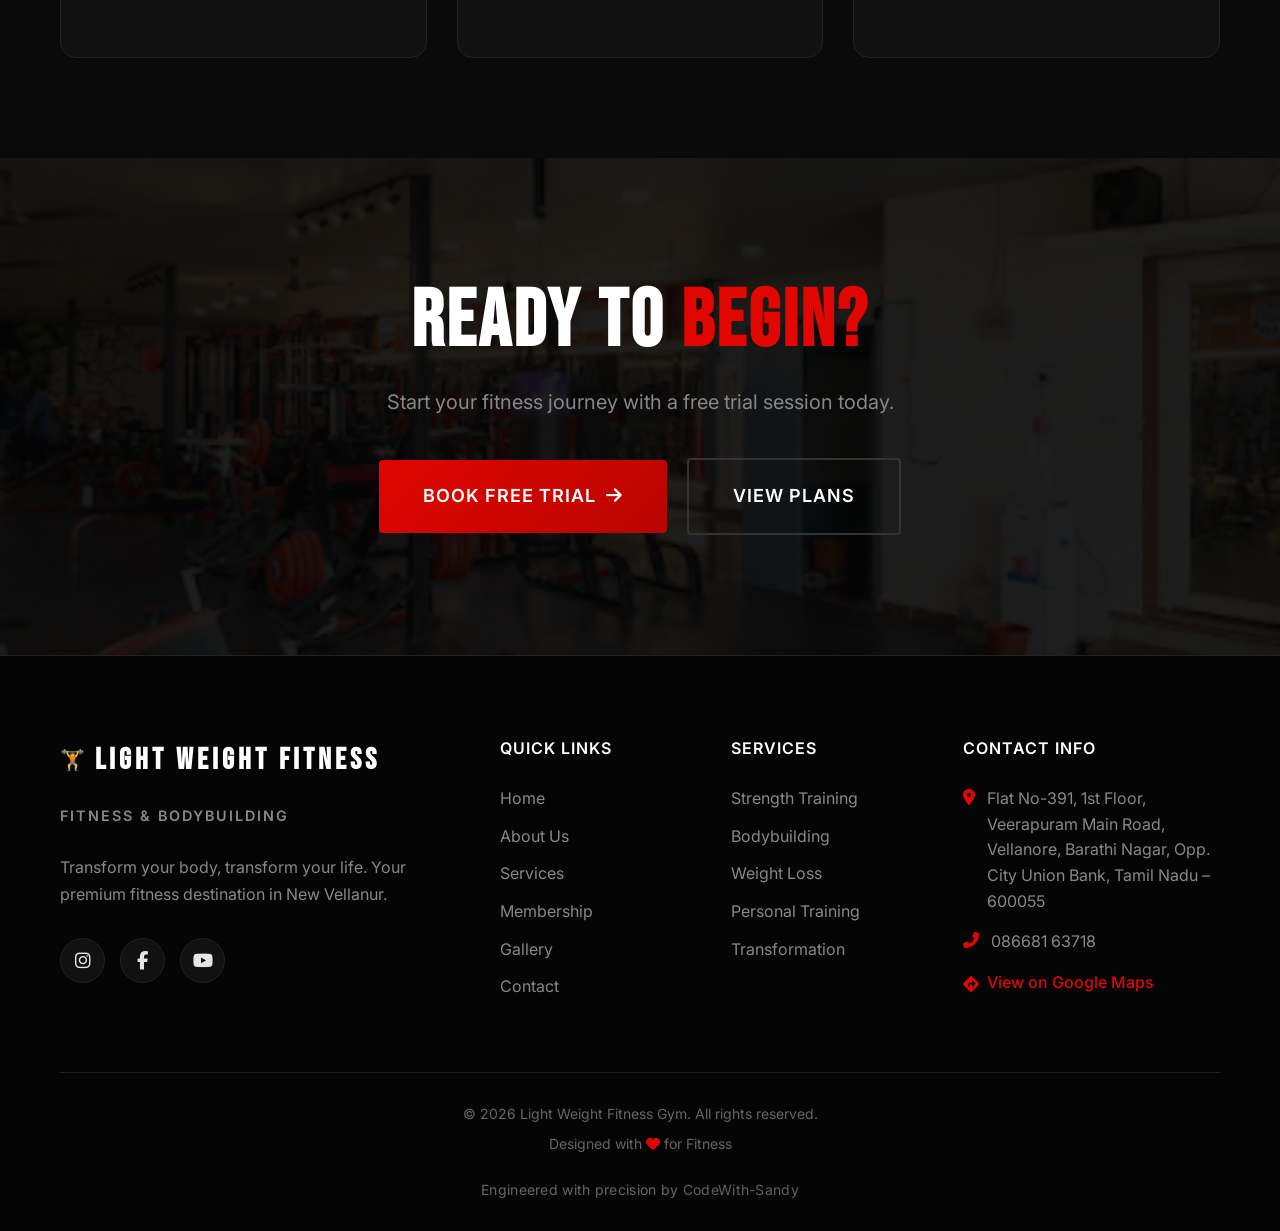
<file: services.html>
<!DOCTYPE html>
<html lang="en">
<head>
    <meta charset="UTF-8">
    <meta name="viewport" content="width=device-width, initial-scale=1.0">
    <meta name="description" content="Explore our fitness services - Strength Training, Bodybuilding, Weight Loss, Personal Training & Transformation Programs at Light Weight Fitness Gym, New Vellanur.">
    <meta name="keywords" content="Gym services, Personal training, Weight loss program, Bodybuilding, Strength training, New Vellanur">
    <title>Our Services | Light Weight Fitness Gym</title>
    
    <!-- Google Fonts -->
    <link rel="preconnect" href="https://fonts.googleapis.com">
    <link rel="preconnect" href="https://fonts.gstatic.com" crossorigin>
    <link href="https://fonts.googleapis.com/css2?family=Bebas+Neue&family=Inter:wght@300;400;500;600;700&display=swap" rel="stylesheet">
    
    <!-- Font Awesome -->
    <link rel="stylesheet" href="https://cdnjs.cloudflare.com/ajax/libs/font-awesome/6.4.0/css/all.min.css">
    
    <link rel="stylesheet" href="css/styles.css">
</head>
<body class="has-announcement">
    <!-- Announcement Banner -->
    <div class="announcement-bar" id="announcement-bar">
        <div class="announcement-track">
            <div class="announcement-content">
                <div class="announcement-item"><span>🔥</span><p>New Year Offer – 20% OFF on Annual Membership</p></div>
                <div class="announcement-divider"></div>
                <div class="announcement-item"><span>💪</span><p>Free Personal Training Session for New Joiners</p></div>
                <div class="announcement-divider"></div>
                <div class="announcement-item"><span>🏋️</span><p>Limited Slots Available – Join Now!</p></div>
                <div class="announcement-divider"></div>
                <div class="announcement-item"><span>⚡</span><p>No Joining Fee This Month – Save ₹2000</p></div>
                <div class="announcement-divider"></div>
            </div>
            <div class="announcement-content">
                <div class="announcement-item"><span>🔥</span><p>New Year Offer – 20% OFF on Annual Membership</p></div>
                <div class="announcement-divider"></div>
                <div class="announcement-item"><span>💪</span><p>Free Personal Training Session for New Joiners</p></div>
                <div class="announcement-divider"></div>
                <div class="announcement-item"><span>🏋️</span><p>Limited Slots Available – Join Now!</p></div>
                <div class="announcement-divider"></div>
                <div class="announcement-item"><span>⚡</span><p>No Joining Fee This Month – Save ₹2000</p></div>
                <div class="announcement-divider"></div>
            </div>
        </div>
    </div>

    <!-- Navigation -->
    <nav class="navbar scrolled" id="navbar">
        <div class="nav-container">
            <a href="index.html" class="logo">
                <span class="logo-icon">🏋️</span>
                <span class="logo-text">LIGHT WEIGHT FITNESS</span>
            </a>
            <ul class="nav-menu" id="nav-menu">
                <li><a href="index.html" class="nav-link">Home</a></li>
                <li><a href="about.html" class="nav-link">About</a></li>
                <li><a href="services.html" class="nav-link active">Services</a></li>
                <li><a href="plans.html" class="nav-link">Plans</a></li>
                <li><a href="gallery.html" class="nav-link">Gallery</a></li>
                <li><a href="contact.html" class="nav-link">Contact</a></li>
            </ul>
            <div class="nav-actions">
                <a href="tel:+918668163718" class="nav-phone">
                    <i class="fas fa-phone"></i>
                    <span>Call Now</span>
                </a>
                <div class="nav-location"><i class="fas fa-map-marker-alt"></i><span>New Vellanur</span></div>
                <a href="contact.html#join" class="btn btn-primary nav-cta">Join Now</a>
            </div>
            <button class="hamburger" id="hamburger">
                <span></span>
                <span></span>
                <span></span>
            </button>
        </div>
    </nav>

    <!-- Page Header -->
    <section class="page-header">
        <div class="page-header-bg">
            <div class="page-header-overlay"></div>
        </div>
        <div class="container">
            <div class="page-header-content">
                <span class="section-tag">What We Offer</span>
                <h1 class="page-title">OUR <span class="text-accent">SERVICES</span></h1>
                <nav class="breadcrumb">
                    <a href="index.html">Home</a>
                    <span>/</span>
                    <span>Services</span>
                </nav>
            </div>
        </div>
    </section>

    <!-- Services Grid -->
    <section class="services section">
        <div class="container">
            <div class="section-header">
                <span class="section-tag">Train Like A Champion</span>
                <h2 class="section-title">COMPREHENSIVE <span class="text-accent">FITNESS</span> SOLUTIONS</h2>
                <p class="section-subtitle">Tailored programs to help you achieve your unique fitness goals</p>
            </div>
            
            <!-- Strength Training -->
            <div class="service-detail" id="strength">
                <div class="service-detail-grid">
                    <div class="service-detail-image">
                        <img src="photos/chess press 2.jpg" alt="Strength Training Equipment at Light Weight Fitness" loading="lazy">
                    </div>
                    <div class="service-detail-content">
                        <div class="service-icon">
                            <i class="fas fa-dumbbell"></i>
                        </div>
                        <h3>Strength Training</h3>
                        <p>Build raw power and functional strength with our comprehensive strength programs designed for all fitness levels. Our expert trainers will guide you through proper form and progressive overload techniques.</p>
                        <ul class="service-benefits">
                            <li><i class="fas fa-check"></i> Progressive overload programming</li>
                            <li><i class="fas fa-check"></i> Compound movement mastery</li>
                            <li><i class="fas fa-check"></i> Form correction & injury prevention</li>
                            <li><i class="fas fa-check"></i> Strength benchmarks tracking</li>
                        </ul>
                        <a href="contact.html#join" class="btn btn-primary">
                            <span>Get Started</span>
                            <i class="fas fa-arrow-right"></i>
                        </a>
                    </div>
                </div>
            </div>

            <!-- Bodybuilding -->
            <div class="service-detail reverse" id="bodybuilding">
                <div class="service-detail-grid">
                    <div class="service-detail-image">
                        <img src="photos/back machine 2.jpg" alt="Bodybuilding Equipment and Machines" loading="lazy">
                    </div>
                    <div class="service-detail-content">
                        <div class="service-icon">
                            <i class="fas fa-medal"></i>
                        </div>
                        <h3>Bodybuilding</h3>
                        <p>Sculpt your dream physique with expert guidance and competition-level training protocols. Whether you're a beginner or preparing for competition, we have the expertise to help you succeed.</p>
                        <ul class="service-benefits">
                            <li><i class="fas fa-check"></i> Hypertrophy-focused training</li>
                            <li><i class="fas fa-check"></i> Muscle isolation techniques</li>
                            <li><i class="fas fa-check"></i> Posing and stage preparation</li>
                            <li><i class="fas fa-check"></i> Competition prep coaching</li>
                        </ul>
                        <a href="contact.html#join" class="btn btn-primary">
                            <span>Get Started</span>
                            <i class="fas fa-arrow-right"></i>
                        </a>
                    </div>
                </div>
            </div>

            <!-- Weight Loss -->
            <div class="service-detail" id="weightloss">
                <div class="service-detail-grid">
                    <div class="service-detail-image">
                        <img src="photos/cardio section 3.jpg" alt="Cardio Equipment for Weight Loss Programs" loading="lazy">
                    </div>
                    <div class="service-detail-content">
                        <div class="service-icon">
                            <i class="fas fa-fire-alt"></i>
                        </div>
                        <h3>Weight Loss</h3>
                        <p>Burn fat effectively with our scientifically-backed weight loss programs. Combining high-intensity training with nutritional guidance to help you achieve sustainable results.</p>
                        <ul class="service-benefits">
                            <li><i class="fas fa-check"></i> HIIT & cardio programming</li>
                            <li><i class="fas fa-check"></i> Metabolic conditioning</li>
                            <li><i class="fas fa-check"></i> Nutrition guidance included</li>
                            <li><i class="fas fa-check"></i> Weekly progress monitoring</li>
                        </ul>
                        <a href="contact.html#join" class="btn btn-primary">
                            <span>Get Started</span>
                            <i class="fas fa-arrow-right"></i>
                        </a>
                    </div>
                </div>
            </div>

            <!-- Personal Training -->
            <div class="service-detail reverse" id="personal">
                <div class="service-detail-grid">
                    <div class="service-detail-image">
                        <img src="photos/equipment 5.jpg" alt="Personal Training Area with Premium Equipment" loading="lazy">
                    </div>
                    <div class="service-detail-content">
                        <div class="service-icon">
                            <i class="fas fa-user-friends"></i>
                        </div>
                        <h3>Personal Training</h3>
                        <p>One-on-one sessions with certified trainers for accelerated results. Get customized workout plans, constant motivation, and expert guidance tailored specifically to your goals.</p>
                        <ul class="service-benefits">
                            <li><i class="fas fa-check"></i> Customized workout plans</li>
                            <li><i class="fas fa-check"></i> Dedicated trainer attention</li>
                            <li><i class="fas fa-check"></i> Flexible scheduling</li>
                            <li><i class="fas fa-check"></i> Goal-specific programming</li>
                        </ul>
                        <a href="contact.html#join" class="btn btn-primary">
                            <span>Get Started</span>
                            <i class="fas fa-arrow-right"></i>
                        </a>
                    </div>
                </div>
            </div>

            <!-- Transformation Programs -->
            <div class="service-detail" id="transformation">
                <div class="service-detail-grid">
                    <div class="service-detail-image">
                        <img src="photos/back machine 3.jpg" alt="Body Transformation Program Equipment" loading="lazy">
                    </div>
                    <div class="service-detail-content">
                        <div class="service-icon">
                            <i class="fas fa-sync-alt"></i>
                        </div>
                        <h3>Transformation Programs</h3>
                        <p>Complete 90-day body transformation with comprehensive diet plans, dedicated coaching, and regular progress tracking. This is our most intensive and results-driven program.</p>
                        <ul class="service-benefits">
                            <li><i class="fas fa-check"></i> 90-day structured program</li>
                            <li><i class="fas fa-check"></i> Custom diet plans</li>
                            <li><i class="fas fa-check"></i> Weekly check-ins</li>
                            <li><i class="fas fa-check"></i> Before/after documentation</li>
                        </ul>
                        <a href="contact.html#join" class="btn btn-primary">
                            <span>Get Started</span>
                            <i class="fas fa-arrow-right"></i>
                        </a>
                    </div>
                </div>
            </div>

            <!-- Cardio Zone -->
            <div class="service-detail reverse" id="cardio">
                <div class="service-detail-grid">
                    <div class="service-detail-image">
                        <img src="photos/cardio section 2.jpg" alt="Cardio Zone with Modern Equipment" loading="lazy">
                    </div>
                    <div class="service-detail-content">
                        <div class="service-icon">
                            <i class="fas fa-heartbeat"></i>
                        </div>
                        <h3>Cardio Zone</h3>
                        <p>State-of-the-art cardio equipment for optimal cardiovascular health. Our cardio zone features treadmills, ellipticals, rowing machines, and stationary bikes from premium brands.</p>
                        <ul class="service-benefits">
                            <li><i class="fas fa-check"></i> Premium cardio equipment</li>
                            <li><i class="fas fa-check"></i> Heart rate monitoring</li>
                            <li><i class="fas fa-check"></i> Entertainment screens</li>
                            <li><i class="fas fa-check"></i> Climate-controlled environment</li>
                        </ul>
                        <a href="contact.html#join" class="btn btn-primary">
                            <span>Get Started</span>
                            <i class="fas fa-arrow-right"></i>
                        </a>
                    </div>
                </div>
            </div>
        </div>
    </section>

    <!-- Quick Services Grid -->
    <section class="services-quick section">
        <div class="container">
            <div class="section-header">
                <span class="section-tag">Additional Services</span>
                <h2 class="section-title">MORE <span class="text-accent">OFFERINGS</span></h2>
            </div>
            <div class="services-grid">
                <div class="service-card">
                    <div class="service-icon">
                        <i class="fas fa-apple-alt"></i>
                    </div>
                    <h3>Nutrition Counseling</h3>
                    <p>Expert diet planning and nutritional guidance to complement your training.</p>
                </div>
                <div class="service-card">
                    <div class="service-icon">
                        <i class="fas fa-spa"></i>
                    </div>
                    <h3>Stretching Zone</h3>
                    <p>Dedicated area for flexibility work, warm-ups, and cool-down stretches.</p>
                </div>
                <div class="service-card">
                    <div class="service-icon">
                        <i class="fas fa-water"></i>
                    </div>
                    <h3>Supplement Bar</h3>
                    <p>Protein shakes and supplements available for purchase post-workout.</p>
                </div>
            </div>
        </div>
    </section>

    <!-- CTA Section -->
    <section class="final-cta">
        <div class="container">
            <div class="cta-content">
                <h2 class="cta-title">READY TO <span class="text-accent">BEGIN?</span></h2>
                <p class="cta-subtitle">Start your fitness journey with a free trial session today.</p>
                <div class="cta-buttons">
                    <a href="contact.html#join" class="btn btn-primary btn-xl btn-glow">
                        <span>Book Free Trial</span>
                        <i class="fas fa-arrow-right"></i>
                    </a>
                    <a href="plans.html" class="btn btn-outline btn-xl">
                        <span>View Plans</span>
                    </a>
                </div>
            </div>
        </div>
    </section>

    <!-- Footer -->
    <footer class="footer">
        <div class="container">
            <div class="footer-grid">
                <div class="footer-brand">
                    <a href="index.html" class="logo">
                        <span class="logo-icon">🏋️</span>
                        <span class="logo-text">LIGHT WEIGHT FITNESS</span>
                    </a>
                    <p class="footer-tagline">Fitness & Bodybuilding</p>
                    <p>Transform your body, transform your life. Your premium fitness destination in New Vellanur.</p>
                    <div class="social-links">
                        <a href="#" class="social-link"><i class="fab fa-instagram"></i></a>
                        <a href="#" class="social-link"><i class="fab fa-facebook-f"></i></a>
                        <a href="#" class="social-link"><i class="fab fa-youtube"></i></a>
                    </div>
                </div>
                <div class="footer-links">
                    <h4>Quick Links</h4>
                    <ul>
                        <li><a href="index.html">Home</a></li>
                        <li><a href="about.html">About Us</a></li>
                        <li><a href="services.html">Services</a></li>
                        <li><a href="plans.html">Membership</a></li>
                        <li><a href="gallery.html">Gallery</a></li>
                        <li><a href="contact.html">Contact</a></li>
                    </ul>
                </div>
                <div class="footer-links">
                    <h4>Services</h4>
                    <ul>
                        <li><a href="#strength">Strength Training</a></li>
                        <li><a href="#bodybuilding">Bodybuilding</a></li>
                        <li><a href="#weightloss">Weight Loss</a></li>
                        <li><a href="#personal">Personal Training</a></li>
                        <li><a href="#transformation">Transformation</a></li>
                    </ul>
                </div>
                <div class="footer-contact">
                    <h4>Contact Info</h4>
                    <ul>
                        <li>
                            <i class="fas fa-map-marker-alt"></i>
                            <span>Flat No-391, 1st Floor, Veerapuram Main Road, Vellanore, Barathi Nagar, Opp. City Union Bank, Tamil Nadu – 600055</span>
                        </li>
                        <li>
                            <i class="fas fa-phone-alt"></i>
                            <a href="tel:+918668163718">086681 63718</a>
                        </li>
                        <li>
                            <a href="https://www.google.com/maps/place/Light+Weight+Fitness+Studio/@13.1712469,80.0941558,18.04z/data=!4m14!1m7!3m6!1s0x3a528740de9f839b:0xdc8b44c1aba6809!2sLight+Weight+Fitness+Gym!8m2!3d13.170062!4d80.0958278!16s%2Fg%2F11t6x6mhxn!3m5!1s0x3a527d7e964dfa81:0xacef858c2155cd9!8m2!3d13.1707944!4d80.099584!16s%2Fg%2F11l36ks_9v" target="_blank" class="maps-link"><i class="fas fa-directions"></i><span>View on Google Maps</span></a>
                        </li>
                    </ul>
                </div>
            </div>
            <div class="footer-bottom">
                <p>&copy; 2026 Light Weight Fitness Gym. All rights reserved.</p>
                <p>Designed with <i class="fas fa-heart text-accent"></i> for Fitness</p>
                <p class="developer-credit">Engineered with precision by <a href="https://github.com/codewith-sandy" target="_blank" rel="noopener noreferrer">CodeWith-Sandy</a></p>
            </div>
        </div>
    </footer>

    <!-- WhatsApp Floating Button -->
    <a href="https://wa.me/918668163718?text=Hi!%20I'm%20interested%20in%20joining%20Light%20Weight%20Fitness%20Gym" 
       class="whatsapp-float" 
       target="_blank" 
       rel="noopener noreferrer">
        <i class="fab fa-whatsapp"></i>
        <span class="whatsapp-tooltip">Chat with us!</span>
    </a>

    <!-- Mobile Call Button -->
    <a href="tel:+918668163718" class="mobile-call-btn">
        <i class="fas fa-phone-alt"></i>
    </a>

    <!-- Back to Top -->
    <button class="back-to-top" id="back-to-top">
        <i class="fas fa-chevron-up"></i>
    </button>

    <script src="js/script.js"></script>
</body>
</html>
</file>
<file: css/styles.css>
/* ========================================
   FITNESS GYM PREMIUM - PREMIUM STYLES
   ======================================== */

/* CSS Variables */
:root {
    /* Colors */
    --primary: #E10600;
    --primary-dark: #B80500;
    --primary-light: #FF2D28;
    --accent: #E10600;
    
    --bg-dark: #0A0A0A;
    --bg-darker: #050505;
    --bg-card: #111111;
    --bg-card-hover: #1A1A1A;
    
    --text-white: #FFFFFF;
    --text-light: #E5E5E5;
    --text-muted: #888888;
    --text-dark: #666666;
    
    --border-color: #222222;
    --border-light: #333333;
    
    /* Gradients */
    --gradient-primary: linear-gradient(135deg, var(--primary) 0%, var(--primary-dark) 100%);
    --gradient-dark: linear-gradient(180deg, var(--bg-dark) 0%, var(--bg-darker) 100%);
    --gradient-overlay: linear-gradient(180deg, rgba(0,0,0,0.7) 0%, rgba(0,0,0,0.9) 100%);
    
    /* Typography */
    --font-heading: 'Bebas Neue', sans-serif;
    --font-body: 'Inter', sans-serif;
    
    /* Spacing */
    --section-padding: 100px 0;
    --container-width: 1200px;
    --header-height: 120px; /* Dynamic - updated by JavaScript */
    
    /* Transitions */
    --transition-fast: 0.2s ease;
    --transition-normal: 0.3s ease;
    --transition-slow: 0.5s ease;
    
    /* Shadows */
    --shadow-sm: 0 2px 10px rgba(0,0,0,0.3);
    --shadow-md: 0 5px 20px rgba(0,0,0,0.4);
    --shadow-lg: 0 10px 40px rgba(0,0,0,0.5);
    --shadow-glow: 0 0 30px rgba(225, 6, 0, 0.4);
    
    /* Border Radius */
    --radius-sm: 4px;
    --radius-md: 8px;
    --radius-lg: 16px;
    --radius-xl: 24px;
}

/* Announcement bar present - fallback before JS */
body.has-announcement {
    --header-height: 165px;
}

/* ========================================
   RESET & BASE STYLES
   ======================================== */

*, *::before, *::after {
    margin: 0;
    padding: 0;
    box-sizing: border-box;
}

html {
    scroll-behavior: smooth;
    font-size: 16px;
}

body {
    font-family: var(--font-body);
    background-color: var(--bg-dark);
    color: var(--text-light);
    line-height: 1.6;
    overflow-x: hidden;
    -webkit-font-smoothing: antialiased;
    -moz-osx-font-smoothing: grayscale;
}

a {
    text-decoration: none;
    color: inherit;
    transition: color var(--transition-fast);
}

img {
    max-width: 100%;
    height: auto;
    display: block;
}

ul {
    list-style: none;
}

button {
    border: none;
    background: none;
    cursor: pointer;
    font-family: inherit;
}

input, select, textarea {
    font-family: inherit;
    font-size: inherit;
}

/* ========================================
   UTILITY CLASSES
   ======================================== */

.container {
    max-width: var(--container-width);
    margin: 0 auto;
    padding: 0 20px;
}

.section {
    padding: var(--section-padding);
}

.text-accent {
    color: var(--primary);
}

.section-tag {
    display: inline-block;
    font-size: 0.875rem;
    font-weight: 600;
    text-transform: uppercase;
    letter-spacing: 3px;
    color: var(--primary);
    margin-bottom: 15px;
}

.section-title {
    font-family: var(--font-heading);
    font-size: clamp(2.5rem, 5vw, 4rem);
    letter-spacing: 2px;
    line-height: 1.1;
    margin-bottom: 20px;
    color: var(--text-white);
}

.section-subtitle {
    font-size: 1.125rem;
    color: var(--text-muted);
    max-width: 600px;
    margin: 0 auto;
}

.section-header {
    text-align: center;
    margin-bottom: 60px;
}

/* ========================================
   PRELOADER
   ======================================== */

.preloader {
    position: fixed;
    top: 0;
    left: 0;
    width: 100%;
    height: 100%;
    background: var(--bg-darker);
    display: flex;
    align-items: center;
    justify-content: center;
    z-index: 9999;
    transition: opacity 0.5s ease, visibility 0.5s ease;
}

.preloader.hidden {
    opacity: 0;
    visibility: hidden;
}

.loader {
    text-align: center;
}

.loader-text {
    font-family: var(--font-heading);
    font-size: 2.5rem;
    letter-spacing: 8px;
    color: var(--text-white);
    display: block;
    margin-bottom: 20px;
}

.loader-bar {
    width: 200px;
    height: 3px;
    background: var(--border-color);
    border-radius: 2px;
    overflow: hidden;
    margin: 0 auto;
}

.loader-bar::after {
    content: '';
    display: block;
    width: 50%;
    height: 100%;
    background: var(--primary);
    animation: loader 1s ease-in-out infinite;
}

@keyframes loader {
    0% { transform: translateX(-100%); }
    100% { transform: translateX(300%); }
}

/* ========================================
   BUTTONS
   ======================================== */

.btn {
    display: inline-flex;
    align-items: center;
    justify-content: center;
    gap: 10px;
    padding: 14px 28px;
    font-size: 0.9375rem;
    font-weight: 600;
    text-transform: uppercase;
    letter-spacing: 1px;
    border-radius: var(--radius-sm);
    transition: all var(--transition-normal);
    cursor: pointer;
    position: relative;
    overflow: hidden;
}

.btn-primary {
    background: var(--gradient-primary);
    color: var(--text-white);
    border: none;
}

.btn-primary:hover {
    transform: translateY(-2px);
    box-shadow: var(--shadow-glow);
}

.btn-outline {
    background: transparent;
    color: var(--text-white);
    border: 2px solid var(--border-light);
}

.btn-outline:hover {
    border-color: var(--primary);
    color: var(--primary);
    background: rgba(225, 6, 0, 0.1);
}

.btn-lg {
    padding: 18px 36px;
    font-size: 1rem;
}

.btn-xl {
    padding: 22px 44px;
    font-size: 1.125rem;
}

.btn-block {
    width: 100%;
}

.btn-glow {
    animation: btn-glow 2s ease-in-out infinite;
}

@keyframes btn-glow {
    0%, 100% { box-shadow: 0 0 20px rgba(225, 6, 0, 0.3); }
    50% { box-shadow: 0 0 40px rgba(225, 6, 0, 0.6); }
}

.btn i {
    transition: transform var(--transition-fast);
}

.btn:hover i {
    transform: translateX(5px);
}

/* ========================================
   NAVIGATION
   ======================================== */

.navbar {
    position: fixed;
    top: 0;
    left: 0;
    width: 100%;
    z-index: 1000;
    padding: 20px 0;
    background: rgba(10, 10, 10, 0.95);
    backdrop-filter: blur(20px);
    transition: all var(--transition-normal);
}

.navbar.scrolled {
    background: rgba(10, 10, 10, 0.98);
    backdrop-filter: blur(20px);
    padding: 15px 0;
    box-shadow: var(--shadow-md);
}

.nav-container {
    max-width: var(--container-width);
    margin: 0 auto;
    padding: 0 20px;
    display: flex;
    align-items: center;
    justify-content: space-between;
}

.logo {
    display: flex;
    align-items: center;
    gap: 10px;
    flex-shrink: 0;
}

.logo-icon {
    font-size: clamp(1.25rem, 1.5vw, 1.75rem);
}

.logo-text {
    font-family: var(--font-heading);
    font-size: clamp(1.25rem, 2vw, 1.75rem);
    font-weight: 700;
    letter-spacing: clamp(1px, 0.15vw, 3px);
    color: var(--text-white);
    white-space: nowrap;
}

.nav-menu {
    display: flex;
    align-items: center;
    gap: 35px;
}

.nav-link {
    font-size: 0.875rem;
    font-weight: 500;
    text-transform: uppercase;
    letter-spacing: 1px;
    color: var(--text-light);
    position: relative;
}

.nav-link::after {
    content: '';
    position: absolute;
    bottom: -5px;
    left: 0;
    width: 0;
    height: 2px;
    background: var(--primary);
    transition: width var(--transition-normal);
}

.nav-link:hover,
.nav-link.active {
    color: var(--text-white);
}

.nav-link:hover::after,
.nav-link.active::after {
    width: 100%;
}

.nav-actions {
    display: flex;
    align-items: center;
    gap: 20px;
    margin-left: 40px;
}

.nav-phone {
    display: flex;
    align-items: center;
    gap: 8px;
    font-size: 0.875rem;
    font-weight: 500;
    color: var(--text-light);
}

.nav-phone:hover {
    color: var(--primary);
}

.nav-cta {
    padding: 12px 24px;
}

/* Nav Location */
.nav-location {
    display: flex;
    align-items: center;
    gap: 8px;   
    font-size: 0.8rem;
    font-weight: 500;
    color: var(--text-muted);
    padding: 0 15px;
    border-left: 1px solid var(--border-color);
}

.nav-location i {
    color: var(--primary);
    font-size: 0.75rem;
}

.hamburger {
    display: none;
    flex-direction: column;
    gap: 6px;
    padding: 10px;
}

.hamburger span {
    width: 25px;
    height: 2px;
    background: var(--text-white);
    transition: all var(--transition-normal);
}

.hamburger.active span:nth-child(1) {
    transform: rotate(45deg) translate(5px, 5px);
}

.hamburger.active span:nth-child(2) {
    opacity: 0;
}

.hamburger.active span:nth-child(3) {
    transform: rotate(-45deg) translate(7px, -6px);
}

/* Large desktop - elegant brand spacing */
@media (min-width: 1024px) {
    .logo {
        margin-right: 50px;
    }
    
    .logo-text {
        font-size: 1.75rem;
        letter-spacing: 3px;
    }
    
    .nav-menu {
        gap: 40px;
    }
}

@media (min-width: 1280px) {
    .logo {
        margin-right: 60px;
    }
    
    .logo-text {
        font-size: 1.9rem;
        letter-spacing: 4px;
    }
}

/* ========================================
   HERO SECTION
   ======================================== */

.hero {
    position: relative;
    min-height: 100vh;
    display: flex;
    align-items: center;
    justify-content: center;
    overflow: hidden;
    padding-top: var(--header-height); /* Dynamic - set by JavaScript */
}

/* Scroll margin for anchor link navigation - uses dynamic variable */
section[id] {
    scroll-margin-top: var(--header-height);
}

.hero-bg {
    position: absolute;
    top: 0;
    left: 0;
    width: 100%;
    height: 100%;
    background: url('../photos/gym overview.jpg') center/cover no-repeat;
}

.hero-overlay {
    position: absolute;
    top: 0;
    left: 0;
    width: 100%;
    height: 100%;
    background: linear-gradient(135deg, rgba(0,0,0,0.9) 0%, rgba(0,0,0,0.7) 50%, rgba(0,0,0,0.85) 100%);
}

.hero-content {
    position: relative;
    z-index: 1;
    text-align: center;
    padding: 0 20px;
    padding-bottom: 40px; /* Balance vertical centering */
    max-width: 900px;
}

.hero-badge {
    display: inline-flex;
    align-items: center;
    gap: 8px;
    background: rgba(225, 6, 0, 0.15);
    border: 1px solid rgba(225, 6, 0, 0.3);
    padding: 10px 20px;
    border-radius: 30px;
    font-size: 0.875rem;
    font-weight: 500;
    color: var(--primary);
    margin-bottom: 30px;
}

.hero-badge i {
    color: #FFD700;
}

/* Hero Brand Section */
.hero-brand {
    margin-bottom: 30px;
}

.hero-gym-name {
    font-family: var(--font-heading);
    font-size: clamp(4rem, 12vw, 8rem);
    line-height: 0.9;
    letter-spacing: 8px;
    color: var(--text-white);
    text-shadow: 0 0 60px rgba(225, 6, 0, 0.4), 0 4px 20px rgba(0, 0, 0, 0.5);
    margin: 0;
}

.hero-gym-name-sub {
    font-family: var(--font-heading);
    font-size: clamp(2.5rem, 8vw, 5rem);
    line-height: 1;
    letter-spacing: 12px;
    color: var(--primary);
    text-shadow: 0 0 40px rgba(225, 6, 0, 0.6);
    margin: 0 0 15px 0;
}

.hero-tagline {
    font-size: 1.25rem;
    font-weight: 300;
    letter-spacing: 6px;
    text-transform: uppercase;
    color: var(--text-muted);
    margin: 0;
}

.hero-title {
    font-family: var(--font-heading);
    font-size: clamp(2rem, 5vw, 3.5rem);
    line-height: 1.1;
    letter-spacing: 3px;
    color: var(--text-white);
    margin-bottom: 20px;
}

.hero-subtitle {
    font-size: 1.25rem;
    color: var(--text-muted);
    max-width: 600px;
    margin: 0 auto 40px;
    line-height: 1.8;
}

.hero-cta {
    display: flex;
    align-items: center;
    justify-content: center;
    gap: 20px;
    margin-bottom: 60px;
    flex-wrap: wrap;
}

.hero-stats {
    display: flex;
    align-items: center;
    justify-content: center;
    gap: 60px;
    flex-wrap: wrap;
}

.stat {
    text-align: center;
}

.stat-number {
    display: block;
    font-family: var(--font-heading);
    font-size: 3rem;
    color: var(--text-white);
    letter-spacing: 2px;
}

.stat-label {
    font-size: 0.875rem;
    color: var(--text-muted);
    text-transform: uppercase;
    letter-spacing: 1px;
}

.hero-scroll {
    position: absolute;
    bottom: 40px;
    left: 50%;
    transform: translateX(-50%);
}

.hero-scroll a {
    display: flex;
    flex-direction: column;
    align-items: center;
    gap: 10px;
    font-size: 0.75rem;
    text-transform: uppercase;
    letter-spacing: 2px;
    color: var(--text-muted);
    animation: bounce 2s ease-in-out infinite;
}

@keyframes bounce {
    0%, 100% { transform: translateY(0); }
    50% { transform: translateY(10px); }
}

/* ========================================
   ABOUT SECTION
   ======================================== */

.about {
    background: var(--bg-darker);
}

.about-grid {
    display: grid;
    grid-template-columns: 1fr 1fr;
    gap: 80px;
    align-items: center;
}

.about-image {
    position: relative;
}

.image-wrapper {
    position: relative;
    border-radius: var(--radius-lg);
    overflow: hidden;
}

.image-wrapper img {
    width: 100%;
    height: 500px;
    object-fit: cover;
}

.experience-badge {
    position: absolute;
    bottom: 30px;
    right: -30px;
    background: var(--primary);
    padding: 25px 30px;
    border-radius: var(--radius-md);
    text-align: center;
    box-shadow: var(--shadow-lg);
}

.experience-badge .years {
    display: block;
    font-family: var(--font-heading);
    font-size: 3rem;
    color: var(--text-white);
}

.experience-badge .text {
    font-size: 0.75rem;
    text-transform: uppercase;
    letter-spacing: 1px;
    color: rgba(255,255,255,0.9);
}

.about-text {
    color: var(--text-muted);
    margin-bottom: 20px;
    font-size: 1.0625rem;
    line-height: 1.8;
}

.about-features {
    display: grid;
    grid-template-columns: 1fr 1fr;
    gap: 20px;
    margin: 30px 0;
}

.feature {
    display: flex;
    align-items: center;
    gap: 12px;
    padding: 15px 20px;
    background: var(--bg-card);
    border-radius: var(--radius-md);
    border: 1px solid var(--border-color);
    transition: all var(--transition-normal);
}

.feature:hover {
    border-color: var(--primary);
    transform: translateX(5px);
}

.feature i {
    color: var(--primary);
    font-size: 1.25rem;
}

.feature span {
    font-weight: 500;
    color: var(--text-light);
}

.rating-card {
    display: flex;
    align-items: center;
    gap: 15px;
    padding: 20px;
    background: var(--bg-card);
    border-radius: var(--radius-md);
    border: 1px solid var(--border-color);
}

.rating-card .stars {
    display: flex;
    gap: 3px;
}

.rating-card .stars i {
    color: #FFD700;
    font-size: 1.125rem;
}

.rating-text {
    color: var(--text-muted);
}

/* ========================================
   SERVICES SECTION
   ======================================== */

.services {
    background: var(--bg-dark);
}

.services-grid {
    display: grid;
    grid-template-columns: repeat(3, 1fr);
    gap: 30px;
}

.service-card {
    background: var(--bg-card);
    border: 1px solid var(--border-color);
    border-radius: var(--radius-lg);
    padding: 40px 30px;
    transition: all var(--transition-normal);
    position: relative;
    overflow: hidden;
}

.service-card::before {
    content: '';
    position: absolute;
    top: 0;
    left: 0;
    width: 100%;
    height: 3px;
    background: var(--gradient-primary);
    transform: scaleX(0);
    transition: transform var(--transition-normal);
}

.service-card:hover {
    transform: translateY(-10px);
    border-color: var(--primary);
    box-shadow: var(--shadow-lg);
}

.service-card:hover::before {
    transform: scaleX(1);
}

.service-icon {
    width: 70px;
    height: 70px;
    background: rgba(225, 6, 0, 0.1);
    border-radius: var(--radius-md);
    display: flex;
    align-items: center;
    justify-content: center;
    margin-bottom: 25px;
    transition: all var(--transition-normal);
}

.service-card:hover .service-icon {
    background: var(--primary);
}

.service-icon i {
    font-size: 1.75rem;
    color: var(--primary);
    transition: color var(--transition-normal);
}

.service-card:hover .service-icon i {
    color: var(--text-white);
}

.service-card h3 {
    font-family: var(--font-heading);
    font-size: 1.5rem;
    letter-spacing: 1px;
    margin-bottom: 15px;
    color: var(--text-white);
}

.service-card p {
    color: var(--text-muted);
    margin-bottom: 20px;
    line-height: 1.7;
}

.service-link {
    display: inline-flex;
    align-items: center;
    gap: 8px;
    font-size: 0.875rem;
    font-weight: 600;
    text-transform: uppercase;
    letter-spacing: 1px;
    color: var(--primary);
}

.service-link i {
    transition: transform var(--transition-fast);
}

.service-link:hover i {
    transform: translateX(5px);
}

/* ========================================
   WHY CHOOSE US SECTION
   ======================================== */

.why-us {
    background: var(--bg-darker);
}

.why-us-grid {
    display: grid;
    grid-template-columns: 1fr 1fr;
    gap: 80px;
    align-items: center;
}

.why-us-list {
    margin-top: 40px;
}

.why-item {
    display: flex;
    gap: 20px;
    margin-bottom: 30px;
    padding: 25px;
    background: var(--bg-card);
    border-radius: var(--radius-md);
    border: 1px solid var(--border-color);
    transition: all var(--transition-normal);
}

.why-item:hover {
    border-color: var(--primary);
    transform: translateX(10px);
}

.why-icon {
    width: 50px;
    height: 50px;
    min-width: 50px;
    background: var(--primary);
    border-radius: 50%;
    display: flex;
    align-items: center;
    justify-content: center;
}

.why-icon i {
    color: var(--text-white);
    font-size: 1.25rem;
}

.why-text h4 {
    font-size: 1.125rem;
    font-weight: 600;
    margin-bottom: 8px;
    color: var(--text-white);
}

.why-text p {
    color: var(--text-muted);
    font-size: 0.9375rem;
}

.why-us-image {
    position: relative;
    border-radius: var(--radius-lg);
    overflow: hidden;
}

.why-us-image img {
    width: 100%;
    height: 600px;
    object-fit: cover;
}

/* ========================================
   MEMBERSHIP PLANS SECTION
   ======================================== */

.plans {
    background: var(--bg-dark);
}

.plans-grid {
    display: grid;
    grid-template-columns: repeat(3, 1fr);
    gap: 30px;
}

.plan-card {
    background: var(--bg-card);
    border: 1px solid var(--border-color);
    border-radius: var(--radius-lg);
    padding: 40px 35px;
    text-align: center;
    position: relative;
    transition: all var(--transition-normal);
}

.plan-card:hover {
    transform: translateY(-10px);
    border-color: rgba(225, 6, 0, 0.3);
}

.plan-card.featured {
    border-color: var(--primary);
    transform: scale(1.05);
    box-shadow: var(--shadow-glow);
}

.plan-card.featured:hover {
    transform: scale(1.05) translateY(-10px);
}

.plan-badge {
    position: absolute;
    top: -15px;
    left: 50%;
    transform: translateX(-50%);
    background: var(--primary);
    padding: 8px 25px;
    border-radius: 20px;
    font-size: 0.75rem;
    font-weight: 700;
    text-transform: uppercase;
    letter-spacing: 1px;
    color: var(--text-white);
}

.plan-header {
    margin-bottom: 30px;
    padding-bottom: 30px;
    border-bottom: 1px solid var(--border-color);
}

.plan-header h3 {
    font-family: var(--font-heading);
    font-size: 1.75rem;
    letter-spacing: 2px;
    color: var(--text-white);
    margin-bottom: 15px;
}

.plan-price {
    display: flex;
    align-items: baseline;
    justify-content: center;
    gap: 5px;
}

.plan-price .currency {
    font-size: 1.5rem;
    font-weight: 600;
    color: var(--primary);
}

.plan-price .amount {
    font-family: var(--font-heading);
    font-size: 4rem;
    line-height: 1;
    color: var(--text-white);
}

.plan-price .period {
    font-size: 0.875rem;
    color: var(--text-muted);
}

.plan-save {
    display: inline-block;
    background: rgba(0, 200, 83, 0.15);
    color: #00C853;
    padding: 5px 15px;
    border-radius: 15px;
    font-size: 0.75rem;
    font-weight: 600;
    margin-top: 10px;
}

.plan-features {
    margin-bottom: 30px;
}

.plan-features li {
    display: flex;
    align-items: center;
    justify-content: center;
    gap: 10px;
    padding: 12px 0;
    border-bottom: 1px solid var(--border-color);
    color: var(--text-light);
}

.plan-features li:last-child {
    border-bottom: none;
}

.plan-features li i {
    font-size: 0.875rem;
}

.plan-features li i.fa-check {
    color: #00C853;
}

.plan-features li i.fa-times {
    color: var(--text-dark);
}

.plans-note {
    text-align: center;
    margin-top: 40px;
    color: var(--text-muted);
    font-size: 0.9375rem;
}

.plans-note i {
    margin-right: 8px;
    color: var(--primary);
}

/* ========================================
   GALLERY SECTION
   ======================================== */

.gallery {
    background: var(--bg-darker);
}

.gallery-grid {
    display: grid;
    grid-template-columns: repeat(3, 1fr);
    grid-template-rows: repeat(2, 250px);
    gap: 20px;
}

.gallery-item {
    position: relative;
    border-radius: var(--radius-md);
    overflow: hidden;
    cursor: pointer;
}

.gallery-item.large {
    grid-row: span 2;
}

.gallery-item img {
    width: 100%;
    height: 100%;
    object-fit: cover;
    transition: transform var(--transition-slow);
}

.gallery-item:hover img {
    transform: scale(1.1);
}

.gallery-overlay {
    position: absolute;
    bottom: 0;
    left: 0;
    width: 100%;
    padding: 30px 20px;
    background: linear-gradient(transparent, rgba(0,0,0,0.9));
    transform: translateY(100%);
    transition: transform var(--transition-normal);
}

.gallery-item:hover .gallery-overlay {
    transform: translateY(0);
}

.gallery-overlay span {
    font-weight: 600;
    text-transform: uppercase;
    letter-spacing: 1px;
    color: var(--text-white);
}

/* ========================================
   GOOGLE REVIEWS SECTION
   ======================================== */

.google-reviews {
    background: var(--bg-dark);
    overflow: hidden;
}

.google-reviews .section-tag i {
    margin-right: 6px;
    color: #4285F4;
}

.overall-rating {
    display: flex;
    align-items: center;
    justify-content: center;
    gap: 15px;
    margin-top: 20px;
    flex-wrap: wrap;
}

.rating-stars i {
    color: #FFD700;
    font-size: 1.5rem;
}

.rating-value {
    font-family: var(--font-heading);
    font-size: 2rem;
    color: var(--text-white);
}

.rating-count {
    color: var(--text-muted);
}

.reviews-grid {
    display: grid;
    grid-template-columns: repeat(3, 1fr);
    gap: 24px;
}

.review-card {
    background: var(--bg-card);
    border: 1px solid var(--border-color);
    border-radius: var(--radius-lg);
    padding: 28px;
    transition: all var(--transition-normal);
    position: relative;
}

.review-card::before {
    content: '\201C';
    position: absolute;
    top: 16px;
    right: 20px;
    font-size: 3.5rem;
    font-family: Georgia, serif;
    color: var(--primary);
    opacity: 0.15;
    line-height: 1;
}

.review-card:hover {
    border-color: rgba(225, 6, 0, 0.4);
    transform: translateY(-5px);
    box-shadow: 0 15px 40px rgba(225, 6, 0, 0.08);
}

.review-header {
    display: flex;
    align-items: center;
    gap: 14px;
    margin-bottom: 18px;
}

.reviewer-avatar {
    width: 48px;
    height: 48px;
    border-radius: 50%;
    display: flex;
    align-items: center;
    justify-content: center;
    flex-shrink: 0;
}

.reviewer-avatar span {
    font-family: var(--font-heading);
    font-size: 1.1rem;
    color: #fff;
    font-weight: 700;
    letter-spacing: 1px;
}

.reviewer-info {
    flex: 1;
    min-width: 0;
}

.reviewer-info h4 {
    font-size: 0.95rem;
    font-weight: 600;
    color: var(--text-white);
    margin-bottom: 4px;
    white-space: nowrap;
    overflow: hidden;
    text-overflow: ellipsis;
}

.review-meta {
    display: flex;
    align-items: center;
    gap: 8px;
}

.review-stars i {
    color: #FFD700;
    font-size: 0.75rem;
}

.review-source {
    color: #4285F4;
    font-size: 0.85rem;
}

.review-text {
    color: var(--text-light);
    font-size: 0.925rem;
    line-height: 1.7;
    font-style: italic;
}

.reviews-cta {
    text-align: center;
    margin-top: 40px;
}

.google-review-btn {
    display: inline-flex;
    align-items: center;
    gap: 10px;
    padding: 14px 32px;
    border: 2px solid #4285F4;
    border-radius: 50px;
    color: #fff;
    font-weight: 600;
    font-size: 0.95rem;
    transition: all var(--transition-normal);
    text-decoration: none;
}

.google-review-btn i {
    font-size: 1.2rem;
    background: linear-gradient(135deg, #4285F4, #34A853, #FBBC05, #EA4335);
    -webkit-background-clip: text;
    -webkit-text-fill-color: transparent;
    background-clip: text;
}

.google-review-btn:hover {
    background: #4285F4;
    color: #fff;
    transform: translateY(-2px);
    box-shadow: 0 8px 25px rgba(66, 133, 244, 0.3);
}

.google-review-btn:hover i {
    -webkit-text-fill-color: #fff;
    background: none;
}

/* ========================================
   LOCATION SECTION
   ======================================== */

.location {
    background: var(--bg-darker);
}

.location-grid {
    display: grid;
    grid-template-columns: 1fr 1fr;
    gap: 60px;
}

.contact-info {
    margin-top: 40px;
}

.contact-item {
    display: flex;
    gap: 20px;
    margin-bottom: 30px;
}

.contact-icon {
    width: 55px;
    height: 55px;
    min-width: 55px;
    background: rgba(225, 6, 0, 0.1);
    border-radius: var(--radius-md);
    display: flex;
    align-items: center;
    justify-content: center;
}

.contact-icon i {
    color: var(--primary);
    font-size: 1.25rem;
}

.contact-text h4 {
    font-size: 0.875rem;
    text-transform: uppercase;
    letter-spacing: 1px;
    color: var(--text-muted);
    margin-bottom: 5px;
}

.contact-text p,
.contact-text a {
    color: var(--text-light);
    font-size: 1rem;
    line-height: 1.6;
}

.contact-text a:hover {
    color: var(--primary);
}

.social-links {
    display: flex;
    gap: 15px;
    margin-top: 30px;
}

.social-link {
    width: 45px;
    height: 45px;
    background: var(--bg-card);
    border: 1px solid var(--border-color);
    border-radius: 50%;
    display: flex;
    align-items: center;
    justify-content: center;
    transition: all var(--transition-normal);
}

.social-link:hover {
    background: var(--primary);
    border-color: var(--primary);
    transform: translateY(-3px);
}

.social-link i {
    color: var(--text-light);
    font-size: 1.125rem;
}

.location-map {
    border-radius: var(--radius-lg);
    overflow: hidden;
    height: 450px;
    border: 1px solid var(--border-color);
}

.location-map iframe {
    filter: grayscale(100%) invert(92%) contrast(83%);
}

/* ========================================
   JOIN FORM SECTION
   ======================================== */

.join {
    background: var(--bg-dark);
}

.join-wrapper {
    display: grid;
    grid-template-columns: 1fr 1fr;
    gap: 60px;
    align-items: center;
    background: var(--bg-card);
    border: 1px solid var(--border-color);
    border-radius: var(--radius-xl);
    padding: 60px;
}

.join-content .section-title {
    margin-bottom: 15px;
}

.join-content p {
    color: var(--text-muted);
    margin-bottom: 30px;
}

.join-benefits {
    display: flex;
    flex-direction: column;
    gap: 15px;
}

.benefit {
    display: flex;
    align-items: center;
    gap: 12px;
    color: var(--text-light);
}

.benefit i {
    color: #00C853;
    font-size: 1.125rem;
}

.join-form {
    background: var(--bg-darker);
    border: 1px solid var(--border-color);
    border-radius: var(--radius-lg);
    padding: 40px;
}

.form-group {
    margin-bottom: 25px;
}

.form-group label {
    display: block;
    font-size: 0.875rem;
    font-weight: 500;
    text-transform: uppercase;
    letter-spacing: 1px;
    color: var(--text-light);
    margin-bottom: 10px;
}

.form-group input,
.form-group select {
    width: 100%;
    padding: 16px 20px;
    background: var(--bg-card);
    border: 1px solid var(--border-color);
    border-radius: var(--radius-md);
    color: var(--text-white);
    font-size: 1rem;
    transition: all var(--transition-normal);
}

.form-group input:focus,
.form-group select:focus {
    outline: none;
    border-color: var(--primary);
    box-shadow: 0 0 0 3px rgba(225, 6, 0, 0.1);
}

.form-group input::placeholder {
    color: var(--text-dark);
}

.form-group select {
    cursor: pointer;
    appearance: none;
    background-image: url("data:image/svg+xml,%3Csvg xmlns='http://www.w3.org/2000/svg' width='24' height='24' viewBox='0 0 24 24' fill='none' stroke='%23888888' stroke-width='2' stroke-linecap='round' stroke-linejoin='round'%3E%3Cpolyline points='6,9 12,15 18,9'%3E%3C/polyline%3E%3C/svg%3E");
    background-repeat: no-repeat;
    background-position: right 15px center;
    background-size: 18px;
}

.form-group select option {
    background: var(--bg-card);
    color: var(--text-white);
}

.form-note {
    text-align: center;
    font-size: 0.8125rem;
    color: var(--text-muted);
    margin-top: 20px;
}

.form-note i {
    margin-right: 5px;
}

/* Form Add-Ons Checkboxes */
.addons-form-group .optional-label {
    font-weight: 400;
    font-size: 0.8rem;
    color: var(--text-muted);
}

.form-addons-grid {
    display: grid;
    grid-template-columns: 1fr 1fr;
    gap: 10px;
    margin-top: 8px;
}

.form-addon-item {
    display: flex;
    align-items: center;
    gap: 10px;
    padding: 10px 14px;
    background: var(--bg-card);
    border: 1px solid var(--border-color);
    border-radius: var(--radius-md);
    cursor: pointer;
    transition: all var(--transition-fast);
    user-select: none;
}

.form-addon-item:hover {
    border-color: rgba(225, 6, 0, 0.4);
}

.form-addon-item input[type="checkbox"] {
    display: none;
}

.form-addon-check {
    width: 20px;
    height: 20px;
    border: 2px solid var(--border-light);
    border-radius: 4px;
    flex-shrink: 0;
    display: flex;
    align-items: center;
    justify-content: center;
    transition: all var(--transition-fast);
    position: relative;
}

.form-addon-check::after {
    content: '\f00c';
    font-family: 'Font Awesome 6 Free';
    font-weight: 900;
    font-size: 0.65rem;
    color: white;
    opacity: 0;
    transform: scale(0);
    transition: all 0.15s ease;
}

.form-addon-item input:checked ~ .form-addon-check {
    background: var(--primary);
    border-color: var(--primary);
}

.form-addon-item input:checked ~ .form-addon-check::after {
    opacity: 1;
    transform: scale(1);
}

.form-addon-item input:checked ~ .form-addon-text {
    color: var(--text-white);
}

.form-addon-text {
    font-size: 0.85rem;
    color: var(--text-muted);
    transition: color var(--transition-fast);
}

@media (max-width: 480px) {
    .form-addons-grid {
        grid-template-columns: 1fr;
    }
}

/* ========================================
   FINAL CTA SECTION
   ======================================== */

.final-cta {
    background: var(--bg-darker);
    padding: 120px 0;
    text-align: center;
    position: relative;
    overflow: hidden;
}

.final-cta::before {
    content: '';
    position: absolute;
    top: 0;
    left: 0;
    width: 100%;
    height: 100%;
    background: url('../photos/gym overview 3.jpg') center/cover no-repeat;
    opacity: 0.1;
}

.cta-content {
    position: relative;
    z-index: 1;
}

.cta-title {
    font-family: var(--font-heading);
    font-size: clamp(3rem, 8vw, 5rem);
    line-height: 1.1;
    letter-spacing: 3px;
    color: var(--text-white);
    margin-bottom: 20px;
}

.cta-subtitle {
    font-size: 1.25rem;
    color: var(--text-muted);
    margin-bottom: 40px;
}

.cta-buttons {
    display: flex;
    align-items: center;
    justify-content: center;
    gap: 20px;
    flex-wrap: wrap;
}

/* ========================================
   FOOTER
   ======================================== */

.footer {
    background: var(--bg-darker);
    border-top: 1px solid var(--border-color);
    padding: 80px 0 30px;
}

.footer-grid {
    display: grid;
    grid-template-columns: 2fr 1fr 1fr 1.5fr;
    gap: 60px;
    margin-bottom: 60px;
}

.footer-brand .logo {
    margin-bottom: 20px;
}

.footer-brand p {
    color: var(--text-muted);
    margin-bottom: 25px;
    line-height: 1.7;
}

.footer-links h4,
.footer-contact h4 {
    font-size: 1rem;
    font-weight: 600;
    text-transform: uppercase;
    letter-spacing: 1px;
    color: var(--text-white);
    margin-bottom: 25px;
}

.footer-links ul li {
    margin-bottom: 12px;
}

.footer-links ul li a {
    color: var(--text-muted);
    transition: all var(--transition-fast);
}

.footer-links ul li a:hover {
    color: var(--primary);
    padding-left: 5px;
}

.footer-contact ul li {
    display: flex;
    gap: 12px;
    margin-bottom: 15px;
    color: var(--text-muted);
}

.footer-contact ul li i {
    color: var(--primary);
    margin-top: 3px;
}

.footer-contact ul li a {
    color: var(--text-muted);
}

.footer-contact ul li a:hover {
    color: var(--primary);
}

.footer-bottom {
    display: flex;
    flex-direction: column;
    align-items: center;
    justify-content: center;
    text-align: center;
    gap: 8px;
    padding-top: 30px;
    border-top: 1px solid var(--border-color);
}

.footer-bottom p {
    color: var(--text-dark);
    font-size: 0.875rem;
}

/* Developer Credit */
.developer-credit {
    font-size: 0.75rem;
    color: rgba(102, 102, 102, 0.6);
    margin-top: 15px;
    letter-spacing: 0.3px;
}

.developer-credit a {
    color: rgba(136, 136, 136, 0.7);
    text-decoration: none;
    transition: all 0.3s ease;
    position: relative;
}

.developer-credit a::after {
    content: '';
    position: absolute;
    bottom: -2px;
    left: 0;
    width: 0;
    height: 1px;
    background: var(--primary);
    transition: width 0.3s ease;
}

.developer-credit a:hover {
    color: var(--text-muted);
}

.developer-credit a:hover::after {
    width: 100%;
}

/* ========================================
   FLOATING BUTTONS
   ======================================== */

/* Floating buttons container for mobile */
.floating-buttons {
    position: fixed;
    bottom: 25px;
    right: 20px;
    display: flex;
    flex-direction: column-reverse;
    gap: 16px;
    z-index: 999;
}

.whatsapp-float {
    position: fixed;
    bottom: 100px;
    right: 30px;
    width: 60px;
    height: 60px;
    background: #25D366;
    border-radius: 50%;
    display: flex;
    align-items: center;
    justify-content: center;
    box-shadow: 0 4px 20px rgba(37, 211, 102, 0.4);
    z-index: 999;
    transition: all 0.3s cubic-bezier(0.4, 0, 0.2, 1);
}

.whatsapp-float:hover {
    transform: scale(1.1);
    box-shadow: 0 6px 30px rgba(37, 211, 102, 0.6);
}

.whatsapp-float:active {
    transform: scale(0.95);
}

.whatsapp-float i {
    color: white;
    font-size: 1.75rem;
}

.whatsapp-tooltip {
    position: absolute;
    right: 70px;
    background: var(--bg-card);
    padding: 10px 15px;
    border-radius: var(--radius-sm);
    font-size: 0.8125rem;
    white-space: nowrap;
    opacity: 0;
    visibility: hidden;
    transition: all var(--transition-normal);
}

.whatsapp-float:hover .whatsapp-tooltip {
    opacity: 1;
    visibility: visible;
    right: 75px;
}

.mobile-call-btn {
    display: none;
    position: fixed;
    bottom: 30px;
    right: 30px;
    width: 60px;
    height: 60px;
    background: var(--gradient-primary);
    border-radius: 50%;
    align-items: center;
    justify-content: center;
    box-shadow: 0 4px 20px rgba(225, 6, 0, 0.4);
    z-index: 999;
    transition: all 0.3s cubic-bezier(0.4, 0, 0.2, 1);
}

.mobile-call-btn:hover {
    transform: scale(1.1);
    box-shadow: 0 6px 30px rgba(225, 6, 0, 0.6);
}

.mobile-call-btn:active {
    transform: scale(0.95);
}

@keyframes pulse {
    0%, 100% { box-shadow: 0 4px 20px rgba(225, 6, 0, 0.4); }
    50% { box-shadow: 0 4px 30px rgba(225, 6, 0, 0.6), 0 0 0 10px rgba(225, 6, 0, 0); }
}

.mobile-call-btn i {
    color: white;
    font-size: 1.4rem;
}

.back-to-top {
    position: fixed;
    bottom: 30px;
    left: 30px;
    width: 50px;
    height: 50px;
    background: var(--bg-card);
    border: 1px solid var(--border-color);
    border-radius: 50%;
    display: flex;
    align-items: center;
    justify-content: center;
    opacity: 0;
    visibility: hidden;
    z-index: 999;
    transition: all var(--transition-normal);
}

.back-to-top.visible {
    opacity: 1;
    visibility: visible;
}

.back-to-top:hover {
    background: var(--primary);
    border-color: var(--primary);
}

.back-to-top i {
    color: var(--text-light);
    font-size: 1.125rem;
}

/* ========================================
   ANIMATIONS
   ======================================== */

.animate-fade-up {
    opacity: 0;
    transform: translateY(30px);
    animation: fadeUp 0.8s ease forwards;
}

.animate-fade-up:nth-child(1) { animation-delay: 0.1s; }
.animate-fade-up:nth-child(2) { animation-delay: 0.2s; }
.animate-fade-up:nth-child(3) { animation-delay: 0.3s; }
.animate-fade-up:nth-child(4) { animation-delay: 0.4s; }
.animate-fade-up:nth-child(5) { animation-delay: 0.5s; }

@keyframes fadeUp {
    to {
        opacity: 1;
        transform: translateY(0);
    }
}

/* Scroll animations */
[data-animate] {
    opacity: 0;
    transform: translateY(40px);
    transition: all 0.6s ease;
}

[data-animate].animated {
    opacity: 1;
    transform: translateY(0);
}

/* ========================================
   RESPONSIVE DESIGN
   ======================================== */

@media (max-width: 1200px) {
    .container {
        padding: 0 30px;
    }
    
    .services-grid,
    .plans-grid,
    .reviews-grid {
        grid-template-columns: repeat(2, 1fr);
    }
    
    .plan-card.featured {
        transform: none;
    }
    
    .plan-card.featured:hover {
        transform: translateY(-10px);
    }
    
    .footer-grid {
        grid-template-columns: repeat(2, 1fr);
    }
}

@media (max-width: 992px) {
    .nav-menu,
    .nav-actions {
        display: none;
    }
    
    .hamburger {
        display: flex;
        flex-shrink: 0;
    }
    
    .nav-menu {
        position: fixed;
        top: 0;
        left: 0;
        width: 100%;
        height: 100vh;
        background: var(--bg-darker);
        flex-direction: column;
        justify-content: center;
        gap: 30px;
        z-index: 998;
    }
    
    .nav-menu.active {
        display: flex;
    }
    
    .nav-link {
        font-size: 1.5rem;
    }
    
    .about-grid,
    .why-us-grid,
    .location-grid,
    .join-wrapper {
        grid-template-columns: 1fr;
        gap: 50px;
    }
    
    .about-image {
        order: -1;
    }
    
    .experience-badge {
        right: 20px;
    }
    
    .gallery-grid {
        grid-template-columns: repeat(2, 1fr);
        grid-template-rows: repeat(3, 200px);
    }
    
    .gallery-item.large {
        grid-row: span 1;
    }
}

@media (max-width: 768px) {
    :root {
        --section-padding: 70px 0;
        --header-height: 70px; /* Compact mobile navbar */
    }
    
    body.has-announcement {
        --header-height: 110px; /* Compact mobile with announcement */
    }
    
    /* Compact navbar for mobile */
    .navbar {
        padding: 12px 0;
    }
    
    .navbar.scrolled {
        padding: 10px 0;
    }
    
    .nav-container {
        padding: 0 16px;
    }
    
    /* Logo wrapper - takes available space */
    .logo {
        flex: 1;
        gap: 8px;
        min-width: 0; /* Allow flex shrinking of container only */
    }
    
    .logo-icon {
        font-size: 1.2rem;
        flex-shrink: 0;
    }
    
    /* Brand name - never shrink, scale with clamp */
    .logo-text {
        font-size: clamp(14px, 4vw, 18px);
        letter-spacing: 0.5px;
        flex-shrink: 0;
    }
    
    /* Hamburger spacing */
    .hamburger {
        margin-left: 12px;
        flex-shrink: 0;
    }
    
    /* Hero and scroll margins use var(--header-height) automatically */
    
    .hero-title {
        font-size: 3rem;
    }
    
    .hero-subtitle br {
        display: none;
    }
    
    .hero-stats {
        gap: 30px;
    }
    
    .stat-number {
        font-size: 2.5rem;
    }
    
    .services-grid {
        grid-template-columns: 1fr;
    }

    .reviews-grid {
        grid-template-columns: 1fr;
        display: flex;
        overflow-x: auto;
        scroll-snap-type: x mandatory;
        -webkit-overflow-scrolling: touch;
        gap: 16px;
        padding-bottom: 12px;
    }

    .reviews-grid::-webkit-scrollbar {
        height: 4px;
    }

    .reviews-grid::-webkit-scrollbar-track {
        background: var(--bg-card);
        border-radius: 2px;
    }

    .reviews-grid::-webkit-scrollbar-thumb {
        background: var(--primary);
        border-radius: 2px;
    }

    .review-card {
        min-width: 85vw;
        scroll-snap-align: center;
        flex-shrink: 0;
    }
    
    .plans-grid {
        grid-template-columns: 1fr;
        max-width: 400px;
        margin: 0 auto;
    }
    
    .image-wrapper img {
        height: 350px;
    }
    
    .why-us-image img {
        height: 400px;
    }
    
    .join-wrapper {
        padding: 40px 25px;
    }
    
    .footer-grid {
        grid-template-columns: 1fr;
        gap: 40px;
    }
    
    .footer-bottom {
        flex-direction: column;
        gap: 10px;
        text-align: center;
    }
    
    /* Mobile floating buttons - proper vertical stacking */
    .whatsapp-float {
        bottom: 25px;
        right: 20px;
        width: 54px;
        height: 54px;
    }
    
    .mobile-call-btn {
        display: flex;
        bottom: 95px; /* 25px + 54px + 16px gap */
        right: 20px;
        width: 54px;
        height: 54px;
    }
    
    .back-to-top {
        left: 20px;
        bottom: 25px;
    }
}

@media (max-width: 480px) {
    :root {
        --header-height: 65px; /* Small mobile - compact */
    }
    
    body.has-announcement {
        --header-height: 105px; /* Small mobile with announcement */
    }
    
    /* Extra compact navbar for small phones */
    .navbar {
        padding: 10px 0;
    }
    
    .nav-container {
        padding: 0 12px;
    }
    
    .logo-icon {
        font-size: 1.1rem;
    }
    
    /* Brand name - uses clamp for fluid scaling */
    .logo-text {
        font-size: clamp(12px, 3.5vw, 16px);
        letter-spacing: 0;
    }
    
    /* Hero and scroll margins use var(--header-height) automatically */
    
    .hero-title {
        font-size: 2.5rem;
    }
    
    .section-title {
        font-size: 2rem;
    }
    
    .hero-cta {
        flex-direction: column;
        width: 100%;
    }
    
    .hero-cta .btn {
        width: 100%;
    }
    
    .about-features {
        grid-template-columns: 1fr;
    }
    
    .gallery-grid {
        grid-template-columns: 1fr;
    }
    
    .cta-buttons {
        flex-direction: column;
        width: 100%;
    }
    
    .cta-buttons .btn {
        width: 100%;
    }
    
    .overall-rating {
        flex-direction: column;
    }
}

/* Extra small screens (320px - 375px) */
@media (max-width: 375px) {
    :root {
        --header-height: 60px;
    }
    
    body.has-announcement {
        --header-height: 100px;
    }
    
    .navbar {
        padding: 8px 0;
    }
    
    .nav-container {
        padding: 0 10px;
    }
    
    .logo-text {
        font-size: clamp(11px, 3vw, 14px);
    }
    
    .logo-icon {
        font-size: 1rem;
    }
    
    .logo {
        gap: 6px;
    }
    
    .hamburger {
        padding: 8px;
    }
}

/* ========================================
   PAGE HEADER
   ======================================== */

.page-header {
    position: relative;
    padding: 180px 0 100px;
    text-align: center;
    overflow: hidden;
}

.page-header-bg {
    position: absolute;
    top: 0;
    left: 0;
    width: 100%;
    height: 100%;
    background-image: url('../photos/gym overview 2.jpg');
    background-size: cover;
    background-position: center;
    z-index: -1;
}

.page-header-overlay {
    position: absolute;
    top: 0;
    left: 0;
    width: 100%;
    height: 100%;
    background: linear-gradient(180deg, rgba(10,10,10,0.9) 0%, rgba(10,10,10,0.95) 100%);
}

.page-header-content {
    position: relative;
    z-index: 1;
}

.page-title {
    font-family: var(--font-heading);
    font-size: clamp(3rem, 8vw, 5rem);
    letter-spacing: 4px;
    margin-bottom: 20px;
    color: var(--text-white);
}

.breadcrumb {
    display: flex;
    align-items: center;
    justify-content: center;
    gap: 10px;
    font-size: 0.875rem;
    color: var(--text-muted);
}

.breadcrumb a {
    color: var(--text-light);
    transition: color var(--transition-fast);
}

.breadcrumb a:hover {
    color: var(--primary);
}

.breadcrumb span:not(:last-child) {
    color: var(--text-dark);
}

/* ========================================
   ABOUT PAGE STYLES
   ======================================== */

.about-main {
    padding-bottom: 0;
}

.about-full-content p {
    font-size: 1.125rem;
    line-height: 1.8;
    color: var(--text-light);
    margin-bottom: 20px;
}

.about-full-content p:last-child {
    margin-bottom: 0;
}

/* Mission Vision Values */
.mission-vision {
    background: var(--bg-darker);
}

.mv-grid {
    display: grid;
    grid-template-columns: repeat(3, 1fr);
    gap: 30px;
}

.mv-card {
    background: var(--bg-card);
    padding: 40px;
    border-radius: var(--radius-lg);
    border: 1px solid var(--border-color);
    transition: all var(--transition-normal);
}

.mv-card:hover {
    border-color: var(--primary);
    transform: translateY(-5px);
}

.mv-icon {
    width: 70px;
    height: 70px;
    background: var(--gradient-primary);
    border-radius: var(--radius-md);
    display: flex;
    align-items: center;
    justify-content: center;
    font-size: 1.75rem;
    color: var(--text-white);
    margin-bottom: 25px;
}

.mv-card h3 {
    font-family: var(--font-heading);
    font-size: 1.75rem;
    letter-spacing: 1px;
    margin-bottom: 15px;
    color: var(--text-white);
}

.mv-card p {
    color: var(--text-muted);
    line-height: 1.7;
}

/* Stats Section */
.stats-section {
    background: var(--bg-darker);
    padding: 80px 0;
}

.stats-grid {
    display: grid;
    grid-template-columns: repeat(4, 1fr);
    gap: 30px;
}

.stat-card {
    text-align: center;
    padding: 30px;
    background: var(--bg-card);
    border-radius: var(--radius-lg);
    border: 1px solid var(--border-color);
}

.stat-icon {
    font-size: 2.5rem;
    color: var(--primary);
    margin-bottom: 15px;
}

.stat-card .stat-number {
    font-family: var(--font-heading);
    font-size: 3rem;
    color: var(--text-white);
    line-height: 1;
    margin-bottom: 10px;
}

.stat-card .stat-label {
    font-size: 0.875rem;
    text-transform: uppercase;
    letter-spacing: 1px;
    color: var(--text-muted);
}

/* Team Section */
.team-section {
    background: var(--bg-dark);
}

.team-grid {
    display: grid;
    grid-template-columns: repeat(3, 1fr);
    gap: 30px;
}

.team-card {
    background: var(--bg-card);
    border-radius: var(--radius-lg);
    overflow: hidden;
    border: 1px solid var(--border-color);
    transition: all var(--transition-normal);
}

.team-card:hover {
    border-color: var(--primary);
    transform: translateY(-5px);
}

.team-image {
    position: relative;
    height: 300px;
    overflow: hidden;
}

.team-image img {
    width: 100%;
    height: 100%;
    object-fit: cover;
    transition: transform var(--transition-slow);
}

.team-card:hover .team-image img {
    transform: scale(1.05);
}

.team-info {
    padding: 25px;
    text-align: center;
}

.team-info h4 {
    font-family: var(--font-heading);
    font-size: 1.5rem;
    letter-spacing: 1px;
    color: var(--text-white);
    margin-bottom: 5px;
}

.team-role {
    color: var(--primary);
    font-size: 0.875rem;
    text-transform: uppercase;
    letter-spacing: 1px;
    margin-bottom: 10px;
}

.team-info p {
    color: var(--text-muted);
    font-size: 0.9rem;
}

/* ========================================
   SERVICES PAGE STYLES
   ======================================== */

.services-hero {
    padding-bottom: 0;
}

.service-detail {
    padding: 80px 0;
    border-bottom: 1px solid var(--border-color);
}

.service-detail:last-child {
    border-bottom: none;
}

.service-detail:nth-child(even) {
    background: var(--bg-darker);
}

.service-detail-grid {
    display: grid;
    grid-template-columns: 1fr 1fr;
    gap: 60px;
    align-items: center;
}

.service-detail:nth-child(even) .service-detail-grid {
    direction: rtl;
}

.service-detail:nth-child(even) .service-detail-grid > * {
    direction: ltr;
}

.service-detail-content h2 {
    font-family: var(--font-heading);
    font-size: 2.5rem;
    letter-spacing: 2px;
    margin-bottom: 20px;
    color: var(--text-white);
}

.service-detail-content p {
    color: var(--text-muted);
    margin-bottom: 25px;
    line-height: 1.8;
}

.service-features {
    display: flex;
    flex-direction: column;
    gap: 15px;
    margin-bottom: 30px;
}

.service-feature {
    display: flex;
    align-items: flex-start;
    gap: 12px;
}

.service-feature i {
    color: var(--primary);
    font-size: 1rem;
    margin-top: 3px;
}

.service-feature span {
    color: var(--text-light);
}

.service-detail-image {
    position: relative;
    border-radius: var(--radius-lg);
    overflow: hidden;
}

.service-detail-image img {
    width: 100%;
    height: 400px;
    object-fit: cover;
}

/* Additional Services Grid */
.additional-services-grid {
    display: grid;
    grid-template-columns: repeat(4, 1fr);
    gap: 25px;
}

.additional-service-card {
    background: var(--bg-card);
    padding: 30px;
    border-radius: var(--radius-lg);
    border: 1px solid var(--border-color);
    text-align: center;
    transition: all var(--transition-normal);
}

.additional-service-card:hover {
    border-color: var(--primary);
    transform: translateY(-5px);
}

.additional-service-card i {
    font-size: 2.5rem;
    color: var(--primary);
    margin-bottom: 15px;
}

.additional-service-card h4 {
    font-family: var(--font-heading);
    font-size: 1.25rem;
    letter-spacing: 1px;
    color: var(--text-white);
    margin-bottom: 10px;
}

.additional-service-card p {
    font-size: 0.875rem;
    color: var(--text-muted);
}

/* ========================================
   PLANS PAGE STYLES
   ======================================== */

/* Add-ons Section */
.addons-section {
    background: var(--bg-darker);
}

.addons-grid {
    display: grid;
    grid-template-columns: repeat(3, 1fr);
    gap: 25px;
}

.addon-card {
    display: flex;
    align-items: flex-start;
    gap: 20px;
    background: var(--bg-card);
    padding: 25px;
    border-radius: var(--radius-lg);
    border: 1px solid var(--border-color);
    transition: all var(--transition-normal);
}

.addon-card:hover {
    border-color: var(--primary);
}

.addon-icon {
    width: 50px;
    height: 50px;
    background: var(--gradient-primary);
    border-radius: var(--radius-md);
    display: flex;
    align-items: center;
    justify-content: center;
    flex-shrink: 0;
}

.addon-icon i {
    font-size: 1.25rem;
    color: var(--text-white);
}

.addon-info h4 {
    font-family: var(--font-heading);
    font-size: 1.25rem;
    letter-spacing: 1px;
    color: var(--text-white);
    margin-bottom: 5px;
}

.addon-info p {
    font-size: 0.875rem;
    color: var(--text-muted);
    margin-bottom: 8px;
}

.addon-price {
    font-weight: 600;
    color: var(--primary);
}

/* ========================================
   PREMIUM ADD-ON SERVICES
   ======================================== */

.premium-addons {
    background: var(--bg-darker);
    position: relative;
}

.premium-addons::before {
    content: '';
    position: absolute;
    top: 0;
    left: 50%;
    transform: translateX(-50%);
    width: 80%;
    height: 1px;
    background: linear-gradient(90deg, transparent, var(--primary), transparent);
}

.premium-addons-grid {
    display: grid;
    grid-template-columns: repeat(auto-fill, minmax(340px, 1fr));
    gap: 24px;
    margin-top: 20px;
}

.premium-addon-card {
    display: flex;
    align-items: flex-start;
    gap: 18px;
    background: var(--bg-card);
    padding: 28px 24px;
    border-radius: var(--radius-lg);
    border: 1px solid var(--border-color);
    transition: all var(--transition-normal);
    position: relative;
    cursor: pointer;
}

.premium-addon-card:hover {
    border-color: rgba(225, 6, 0, 0.5);
    box-shadow: 0 0 20px rgba(225, 6, 0, 0.08);
    transform: translateY(-2px);
}

.premium-addon-card.selected {
    border-color: var(--primary);
    background: rgba(225, 6, 0, 0.04);
    box-shadow: 0 0 25px rgba(225, 6, 0, 0.15);
}

/* Checkbox */
.addon-select {
    flex-shrink: 0;
    padding-top: 2px;
}

.addon-select input[type="checkbox"] {
    display: none;
}

.addon-checkbox {
    display: flex;
    align-items: center;
    justify-content: center;
    width: 24px;
    height: 24px;
    border: 2px solid var(--border-light);
    border-radius: 6px;
    cursor: pointer;
    transition: all var(--transition-fast);
    position: relative;
}

.addon-checkbox::after {
    content: '\f00c';
    font-family: 'Font Awesome 6 Free';
    font-weight: 900;
    font-size: 0.75rem;
    color: var(--text-white);
    opacity: 0;
    transform: scale(0);
    transition: all 0.2s ease;
}

.addon-select input[type="checkbox"]:checked + .addon-checkbox {
    background: var(--primary);
    border-color: var(--primary);
}

.addon-select input[type="checkbox"]:checked + .addon-checkbox::after {
    opacity: 1;
    transform: scale(1);
}

.premium-addon-icon {
    width: 52px;
    height: 52px;
    background: linear-gradient(135deg, rgba(225, 6, 0, 0.15) 0%, rgba(225, 6, 0, 0.05) 100%);
    border: 1px solid rgba(225, 6, 0, 0.2);
    border-radius: var(--radius-md);
    display: flex;
    align-items: center;
    justify-content: center;
    flex-shrink: 0;
    transition: all var(--transition-normal);
}

.premium-addon-card.selected .premium-addon-icon {
    background: var(--gradient-primary);
    border-color: var(--primary);
}

.premium-addon-icon i {
    font-size: 1.2rem;
    color: var(--primary);
    transition: color var(--transition-fast);
}

.premium-addon-card.selected .premium-addon-icon i {
    color: var(--text-white);
}

.premium-addon-info {
    flex: 1;
}

.premium-addon-info h4 {
    font-family: var(--font-heading);
    font-size: 1.3rem;
    letter-spacing: 1px;
    color: var(--text-white);
    margin-bottom: 6px;
}

.premium-addon-info p {
    font-size: 0.875rem;
    color: var(--text-muted);
    line-height: 1.5;
    margin-bottom: 10px;
}

.premium-addon-price {
    display: inline-block;
    font-weight: 600;
    font-size: 0.85rem;
    color: var(--primary);
}

.premium-addon-price.consultation {
    font-style: italic;
    color: var(--text-muted);
    font-weight: 400;
    font-size: 0.8rem;
    padding: 4px 12px;
    background: rgba(255, 255, 255, 0.04);
    border-radius: 20px;
    border: 1px solid var(--border-color);
}

.addons-cta {
    text-align: center;
    margin-top: 40px;
}

.addons-note {
    font-size: 0.9rem;
    color: var(--text-muted);
}

.addons-note i {
    color: var(--primary);
    margin-right: 6px;
}

.addons-note a {
    color: var(--primary);
    font-weight: 600;
    text-decoration: underline;
    text-underline-offset: 3px;
}

.addons-note a:hover {
    color: var(--primary-light);
}

@media (max-width: 768px) {
    .premium-addons-grid {
        grid-template-columns: 1fr;
    }
    
    .premium-addon-card {
        padding: 22px 18px;
    }
}

/* Comparison Table */
.comparison-section {
    background: var(--bg-dark);
}

.comparison-table-wrapper {
    overflow-x: auto;
    border-radius: var(--radius-lg);
    border: 1px solid var(--border-color);
}

.comparison-table {
    width: 100%;
    border-collapse: collapse;
    min-width: 600px;
}

.comparison-table thead {
    background: var(--bg-card);
}

.comparison-table th {
    font-family: var(--font-heading);
    font-size: 1.25rem;
    letter-spacing: 1px;
    color: var(--text-white);
    padding: 20px;
    text-align: center;
    border-bottom: 1px solid var(--border-color);
}

.comparison-table th:first-child {
    text-align: left;
}

.comparison-table th.popular-col {
    background: var(--primary);
}

.comparison-table td {
    padding: 18px 20px;
    text-align: center;
    border-bottom: 1px solid var(--border-color);
    color: var(--text-light);
}

.comparison-table td:first-child {
    text-align: left;
    color: var(--text-muted);
}

.comparison-table tbody tr:hover {
    background: var(--bg-card);
}

.comparison-table .check {
    color: var(--primary);
}

.comparison-table .cross {
    color: var(--text-dark);
}

.comparison-note {
    text-align: center;
    margin-top: 25px;
    font-size: 0.95rem;
    color: var(--text-muted);
}

.comparison-note i {
    color: var(--primary);
    margin-right: 6px;
}

.comparison-note a {
    color: var(--primary);
    font-weight: 600;
    text-decoration: underline;
    text-underline-offset: 3px;
}

.comparison-note a:hover {
    color: var(--primary-light);
}

/* FAQ Section */
.faq-section {
    background: var(--bg-darker);
}

.faq-grid {
    max-width: 800px;
    margin: 0 auto;
}

.faq-item {
    background: var(--bg-card);
    border-radius: var(--radius-md);
    border: 1px solid var(--border-color);
    margin-bottom: 15px;
    overflow: hidden;
    transition: border-color var(--transition-fast);
}

.faq-item:hover,
.faq-item.active {
    border-color: var(--primary);
}

.faq-question {
    display: flex;
    align-items: center;
    justify-content: space-between;
    width: 100%;
    padding: 20px 25px;
    text-align: left;
    color: var(--text-white);
    font-weight: 500;
    font-size: 1rem;
    cursor: pointer;
}

.faq-question i {
    color: var(--primary);
    transition: transform var(--transition-fast);
}

.faq-item.active .faq-question i {
    transform: rotate(180deg);
}

.faq-answer {
    display: none;
    padding: 0 25px 20px;
    color: var(--text-muted);
    line-height: 1.7;
}

.faq-item.active .faq-answer {
    display: block;
}

/* ========================================
   GALLERY PAGE STYLES
   ======================================== */

.gallery-section {
    background: var(--bg-dark);
}

.gallery-filters {
    display: flex;
    flex-wrap: wrap;
    justify-content: center;
    gap: 10px;
    margin-bottom: 40px;
}

.filter-btn {
    padding: 12px 28px;
    background: var(--bg-card);
    border: 1px solid var(--border-color);
    border-radius: 50px;
    color: var(--text-light);
    font-size: 0.875rem;
    font-weight: 500;
    text-transform: uppercase;
    letter-spacing: 1px;
    cursor: pointer;
    transition: all var(--transition-fast);
}

.filter-btn:hover,
.filter-btn.active {
    background: var(--primary);
    border-color: var(--primary);
    color: var(--text-white);
}

.gallery-grid-full {
    display: grid;
    grid-template-columns: repeat(4, 1fr);
    gap: 20px;
}

.gallery-item {
    position: relative;
    border-radius: var(--radius-md);
    overflow: hidden;
    cursor: pointer;
    aspect-ratio: 1;
}

.gallery-item img {
    width: 100%;
    height: 100%;
    object-fit: cover;
    transition: transform var(--transition-slow);
}

.gallery-item:hover img {
    transform: scale(1.1);
}

.gallery-overlay {
    position: absolute;
    top: 0;
    left: 0;
    width: 100%;
    height: 100%;
    background: rgba(225, 6, 0, 0.8);
    display: flex;
    flex-direction: column;
    align-items: center;
    justify-content: center;
    gap: 10px;
    opacity: 0;
    transition: opacity var(--transition-fast);
}

.gallery-item:hover .gallery-overlay {
    opacity: 1;
}

.gallery-overlay span {
    font-family: var(--font-heading);
    font-size: 1.25rem;
    letter-spacing: 2px;
    color: var(--text-white);
}

.gallery-overlay i {
    font-size: 1.5rem;
    color: var(--text-white);
}

/* Video Section */
.video-section {
    background: var(--bg-darker);
}

.video-wrapper {
    max-width: 900px;
    margin: 0 auto;
}

.video-placeholder {
    position: relative;
    border-radius: var(--radius-lg);
    overflow: hidden;
    cursor: pointer;
}

.video-placeholder img {
    width: 100%;
    height: auto;
    aspect-ratio: 16/9;
    object-fit: cover;
}

.video-play-btn {
    position: absolute;
    top: 50%;
    left: 50%;
    transform: translate(-50%, -50%);
    width: 80px;
    height: 80px;
    background: var(--primary);
    border-radius: 50%;
    display: flex;
    align-items: center;
    justify-content: center;
    color: var(--text-white);
    font-size: 1.75rem;
    transition: all var(--transition-normal);
    z-index: 2;
}

.video-play-btn i {
    margin-left: 5px;
}

.video-placeholder:hover .video-play-btn {
    transform: translate(-50%, -50%) scale(1.1);
    box-shadow: var(--shadow-glow);
}

.video-placeholder .video-overlay {
    position: absolute;
    bottom: 0;
    left: 0;
    width: 100%;
    padding: 30px;
    background: linear-gradient(transparent, rgba(0,0,0,0.8));
    text-align: center;
}

.video-placeholder .video-overlay span {
    font-family: var(--font-heading);
    font-size: 1.5rem;
    letter-spacing: 2px;
    color: var(--text-white);
}

/* Instagram Section */
.instagram-section {
    background: var(--bg-dark);
}

.instagram-grid {
    display: grid;
    grid-template-columns: repeat(6, 1fr);
    gap: 15px;
    margin-bottom: 40px;
}

.instagram-item {
    position: relative;
    border-radius: var(--radius-md);
    overflow: hidden;
    aspect-ratio: 1;
}

.instagram-item img {
    width: 100%;
    height: 100%;
    object-fit: cover;
    transition: transform var(--transition-slow);
}

.instagram-item:hover img {
    transform: scale(1.1);
}

.instagram-overlay {
    position: absolute;
    top: 0;
    left: 0;
    width: 100%;
    height: 100%;
    background: rgba(225, 6, 0, 0.8);
    display: flex;
    align-items: center;
    justify-content: center;
    opacity: 0;
    transition: opacity var(--transition-fast);
}

.instagram-item:hover .instagram-overlay {
    opacity: 1;
}

.instagram-overlay i {
    font-size: 2rem;
    color: var(--text-white);
}

.section-cta {
    text-align: center;
}

/* ========================================
   CONTACT PAGE STYLES
   ======================================== */

.contact-section {
    background: var(--bg-dark);
}

.contact-grid {
    display: grid;
    grid-template-columns: 1fr 1fr;
    gap: 60px;
}

.contact-intro {
    color: var(--text-muted);
    margin-bottom: 30px;
    line-height: 1.7;
}

.contact-info {
    display: flex;
    flex-direction: column;
    gap: 25px;
    margin-bottom: 30px;
}

.contact-item {
    display: flex;
    align-items: flex-start;
    gap: 20px;
}

.contact-icon {
    width: 50px;
    height: 50px;
    background: var(--gradient-primary);
    border-radius: var(--radius-md);
    display: flex;
    align-items: center;
    justify-content: center;
    flex-shrink: 0;
}

.contact-icon i {
    font-size: 1.25rem;
    color: var(--text-white);
}

.contact-text h4 {
    font-family: var(--font-heading);
    font-size: 1.125rem;
    letter-spacing: 1px;
    color: var(--text-white);
    margin-bottom: 5px;
}

.contact-text p {
    color: var(--text-muted);
    line-height: 1.6;
}

.contact-text a {
    color: var(--text-light);
    transition: color var(--transition-fast);
}

.contact-text a:hover {
    color: var(--primary);
}

.contact-map {
    position: relative;
    border-radius: 20px;
    overflow: hidden;
    min-height: 400px;
    border: 2px solid rgba(225, 6, 0, 0.2);
    background: var(--bg-card);
    box-shadow: 
        0 20px 60px rgba(0, 0, 0, 0.4),
        0 0 40px rgba(225, 6, 0, 0.1);
    transition: all 0.5s cubic-bezier(0.4, 0, 0.2, 1);
}

.contact-map:hover {
    transform: scale(1.02);
    border-color: rgba(225, 6, 0, 0.5);
    box-shadow: 
        0 30px 80px rgba(0, 0, 0, 0.5),
        0 0 60px rgba(225, 6, 0, 0.2);
}

.contact-map iframe {
    width: 100%;
    height: 100%;
    min-height: 400px;
    border: none;
}

/* Join Form Section */
.join {
    background: var(--bg-darker);
}

.join-content {
    padding-right: 40px;
}

.join-content p {
    color: var(--text-muted);
    margin-bottom: 30px;
    line-height: 1.7;
}

.join-benefits {
    display: flex;
    flex-direction: column;
    gap: 15px;
    margin-bottom: 30px;
}

.benefit {
    display: flex;
    align-items: center;
    gap: 12px;
    color: var(--text-light);
}

.benefit i {
    color: var(--primary);
}

.quick-contact {
    display: flex;
    align-items: center;
    gap: 15px;
    flex-wrap: wrap;
}

.quick-contact p {
    color: var(--text-muted);
    margin-bottom: 0;
}

.whatsapp-btn {
    border-color: #25D366;
    color: #25D366;
}

.whatsapp-btn:hover {
    background: #25D366;
    color: var(--text-white);
}

/* Form Styles */
.join-form {
    background: var(--bg-card);
    padding: 40px;
    border-radius: var(--radius-lg);
    border: 1px solid var(--border-color);
}

.form-group {
    margin-bottom: 20px;
}

.form-group label {
    display: block;
    font-size: 0.875rem;
    font-weight: 500;
    color: var(--text-light);
    margin-bottom: 8px;
}

.form-group input,
.form-group select,
.form-group textarea {
    width: 100%;
    padding: 14px 18px;
    background: var(--bg-dark);
    border: 1px solid var(--border-color);
    border-radius: var(--radius-md);
    color: var(--text-white);
    transition: border-color var(--transition-fast);
}

.form-group input::placeholder,
.form-group textarea::placeholder {
    color: var(--text-dark);
}

.form-group input:focus,
.form-group select:focus,
.form-group textarea:focus {
    outline: none;
    border-color: var(--primary);
}

.form-group select {
    cursor: pointer;
    appearance: none;
    background-image: url("data:image/svg+xml,%3Csvg xmlns='http://www.w3.org/2000/svg' width='12' height='12' viewBox='0 0 12 12'%3E%3Cpath fill='%23888' d='M6 8L1 3h10z'/%3E%3C/svg%3E");
    background-repeat: no-repeat;
    background-position: right 15px center;
}

.form-group select option {
    background: var(--bg-dark);
    color: var(--text-light);
}

.form-note {
    text-align: center;
    font-size: 0.75rem;
    color: var(--text-dark);
    margin-top: 15px;
}

.form-note i {
    margin-right: 5px;
}

.btn-block {
    width: 100%;
}

/* Form Actions - Email & WhatsApp Buttons */
.form-actions {
    display: flex;
    gap: 15px;
    margin-top: 25px;
}

.form-actions .btn {
    flex: 1;
    position: relative;
    overflow: hidden;
}

/* Email Button */
.btn-email {
    background: linear-gradient(135deg, #0078d4 0%, #106ebe 100%);
    color: var(--text-white);
    border: none;
    box-shadow: 0 4px 15px rgba(0, 120, 212, 0.3);
}

.btn-email:hover {
    transform: translateY(-3px);
    box-shadow: 0 8px 25px rgba(0, 120, 212, 0.4);
}

.btn-email:active {
    transform: translateY(-1px);
    box-shadow: 0 4px 15px rgba(0, 120, 212, 0.3);
}

.btn-email i {
    font-size: 1.1em;
}

/* WhatsApp Button */
.btn-whatsapp {
    background: linear-gradient(135deg, #25d366 0%, #128c7e 100%);
    color: var(--text-white);
    border: none;
    box-shadow: 0 4px 15px rgba(37, 211, 102, 0.3);
}

.btn-whatsapp:hover {
    transform: translateY(-3px);
    box-shadow: 0 8px 25px rgba(37, 211, 102, 0.4);
}

.btn-whatsapp:active {
    transform: translateY(-1px);
    box-shadow: 0 4px 15px rgba(37, 211, 102, 0.3);
}

.btn-whatsapp i {
    font-size: 1.2em;
}

/* Field Error Styles */
.field-error {
    display: block;
    font-size: 0.8rem;
    color: #ff4757;
    margin-top: 6px;
    opacity: 0;
    transform: translateY(-5px);
    transition: all 0.2s ease;
    height: 0;
    overflow: hidden;
}

.field-error.show {
    opacity: 1;
    transform: translateY(0);
    height: auto;
    padding-top: 2px;
}

.form-group input.error,
.form-group select.error,
.form-group textarea.error {
    border-color: #ff4757;
    box-shadow: 0 0 0 2px rgba(255, 71, 87, 0.15);
}

/* Field Hint Text */
.field-hint {
    display: block;
    font-size: 0.75rem;
    color: var(--text-dark);
    margin-top: 6px;
    font-style: italic;
    opacity: 0.7;
}

/* Textarea Transition */
.form-group textarea {
    transition: opacity 0.15s ease, border-color var(--transition-fast);
}

/* Form Status Message */
.form-status {
    text-align: center;
    font-size: 0.9rem;
    padding: 12px 20px;
    border-radius: var(--radius-md);
    margin-top: 15px;
    opacity: 0;
    transform: translateY(-10px);
    transition: all 0.3s ease;
    display: none;
}

.form-status.show {
    opacity: 1;
    transform: translateY(0);
    display: block;
}

.form-status.success {
    background: rgba(37, 211, 102, 0.1);
    color: #25d366;
    border: 1px solid rgba(37, 211, 102, 0.3);
}

.form-status.info {
    background: rgba(0, 120, 212, 0.1);
    color: #4da3ff;
    border: 1px solid rgba(0, 120, 212, 0.3);
}

.form-status.error {
    background: rgba(255, 71, 87, 0.1);
    color: #ff4757;
    border: 1px solid rgba(255, 71, 87, 0.3);
}

/* Mobile Responsive - Form Actions */
@media (max-width: 576px) {
    .form-actions {
        flex-direction: column;
        gap: 12px;
    }
    
    .form-actions .btn {
        padding: 16px 24px;
    }
}

/* Free Trial Section */
.free-trial {
    background: var(--bg-dark);
}

.trial-wrapper {
    display: grid;
    grid-template-columns: 1.2fr 0.8fr;
    gap: 60px;
    align-items: center;
}

.trial-content p {
    color: var(--text-muted);
    margin-bottom: 30px;
    line-height: 1.8;
}

.trial-steps {
    display: flex;
    flex-direction: column;
    gap: 20px;
}

.trial-step {
    display: flex;
    align-items: flex-start;
    gap: 20px;
}

.step-number {
    width: 45px;
    height: 45px;
    background: var(--gradient-primary);
    border-radius: 50%;
    display: flex;
    align-items: center;
    justify-content: center;
    font-family: var(--font-heading);
    font-size: 1.25rem;
    color: var(--text-white);
    flex-shrink: 0;
}

.step-content h4 {
    font-family: var(--font-heading);
    font-size: 1.25rem;
    letter-spacing: 1px;
    color: var(--text-white);
    margin-bottom: 5px;
}

.step-content p {
    color: var(--text-muted);
    font-size: 0.9rem;
    margin-bottom: 0;
}

.trial-image {
    border-radius: var(--radius-lg);
    overflow: hidden;
}

.trial-image img {
    width: 100%;
    height: 450px;
    object-fit: cover;
}

/* Quick Contact Cards */
.quick-cards {
    background: var(--bg-darker);
}

.quick-cards-grid {
    display: grid;
    grid-template-columns: repeat(4, 1fr);
    gap: 25px;
}

.quick-card {
    display: flex;
    flex-direction: column;
    align-items: center;
    text-align: center;
    padding: 35px 25px;
    background: var(--bg-card);
    border-radius: var(--radius-lg);
    border: 1px solid var(--border-color);
    transition: all var(--transition-normal);
}

.quick-card:hover {
    border-color: var(--primary);
    transform: translateY(-5px);
}

.quick-card.whatsapp:hover {
    border-color: #25D366;
}

.quick-card-icon {
    width: 60px;
    height: 60px;
    background: var(--gradient-primary);
    border-radius: 50%;
    display: flex;
    align-items: center;
    justify-content: center;
    font-size: 1.5rem;
    color: var(--text-white);
    margin-bottom: 20px;
}

.quick-card.whatsapp .quick-card-icon {
    background: #25D366;
}

.quick-card h4 {
    font-family: var(--font-heading);
    font-size: 1.25rem;
    letter-spacing: 1px;
    color: var(--text-white);
    margin-bottom: 8px;
}

.quick-card p {
    color: var(--text-muted);
    font-size: 0.875rem;
}

/* ========================================
   MULTI-PAGE RESPONSIVE STYLES
   ======================================== */

@media (max-width: 1024px) {
    .mv-grid,
    .team-grid,
    .addons-grid {
        grid-template-columns: repeat(2, 1fr);
    }
    
    .stats-grid,
    .additional-services-grid,
    .quick-cards-grid {
        grid-template-columns: repeat(2, 1fr);
    }
    
    .gallery-grid-full {
        grid-template-columns: repeat(3, 1fr);
    }
    
    .instagram-grid {
        grid-template-columns: repeat(3, 1fr);
    }
    
    .service-detail-grid,
    .contact-grid,
    .trial-wrapper {
        grid-template-columns: 1fr;
        gap: 40px;
    }
    
    .service-detail:nth-child(even) .service-detail-grid {
        direction: ltr;
    }
}

@media (max-width: 768px) {
    .page-header {
        padding: 150px 0 80px;
    }
    
    .page-title {
        font-size: 2.5rem;
    }
    
    .mv-grid,
    .team-grid,
    .addons-grid,
    .stats-grid,
    .additional-services-grid,
    .quick-cards-grid {
        grid-template-columns: 1fr;
    }
    
    .gallery-grid-full {
        grid-template-columns: repeat(2, 1fr);
    }
    
    .instagram-grid {
        grid-template-columns: repeat(2, 1fr);
    }
    
    .service-detail-image img {
        height: 300px;
    }
    
    .join-content {
        padding-right: 0;
    }
    
    .join-form {
        padding: 30px 20px;
    }
    
    .trial-image img {
        height: 300px;
    }
    
    .contact-map {
        min-height: 300px;
    }
}

@media (max-width: 480px) {
    .gallery-grid-full,
    .instagram-grid {
        grid-template-columns: 1fr;
    }
    
    .filter-btn {
        padding: 10px 20px;
        font-size: 0.75rem;
    }
    
    .quick-contact {
        flex-direction: column;
        align-items: flex-start;
    }
    
    .quick-contact .btn {
        width: 100%;
    }
}

/* ========================================
   ACCESSIBILITY
   ======================================== */

@media (prefers-reduced-motion: reduce) {
    *,
    *::before,
    *::after {
        animation-duration: 0.01ms !important;
        animation-iteration-count: 1 !important;
        transition-duration: 0.01ms !important;
    }
}

:focus-visible {
    outline: 2px solid var(--primary);
    outline-offset: 2px;
}

/* Selection color */
::selection {
    background: var(--primary);
    color: var(--text-white);
}

/* ========================================
   LOCATION SECTION
   ======================================== */

.location {
    background: var(--bg-darker);
    position: relative;
    overflow: hidden;
}

.location::before {
    content: '';
    position: absolute;
    top: 0;
    left: 0;
    right: 0;
    bottom: 0;
    background: radial-gradient(ellipse at 70% 50%, rgba(225, 6, 0, 0.05) 0%, transparent 60%);
    pointer-events: none;
}

.location-grid {
    display: grid;
    grid-template-columns: 1fr 1.2fr;
    gap: 50px;
    align-items: stretch;
}

.location-info {
    display: flex;
    flex-direction: column;
    gap: 25px;
}

.location-card {
    display: flex;
    align-items: flex-start;
    gap: 20px;
    padding: 25px;
    background: var(--bg-card);
    border-radius: var(--radius-md);
    border: 1px solid var(--border-color);
    transition: all 0.4s cubic-bezier(0.4, 0, 0.2, 1);
    opacity: 0;
    transform: translateX(-30px);
    animation: slideInLeft 0.6s ease forwards;
}

.location-card:nth-child(1) { animation-delay: 0.1s; }
.location-card:nth-child(2) { animation-delay: 0.2s; }
.location-card:nth-child(3) { animation-delay: 0.3s; }

.location-card:hover {
    border-color: rgba(225, 6, 0, 0.4);
    transform: translateX(10px);
    background: linear-gradient(135deg, var(--bg-card) 0%, rgba(225, 6, 0, 0.05) 100%);
    box-shadow: 0 10px 40px rgba(0, 0, 0, 0.3), 0 0 20px rgba(225, 6, 0, 0.1);
}

@keyframes slideInLeft {
    to {
        opacity: 1;
        transform: translateX(0);
    }
}

.location-icon {
    width: 50px;
    height: 50px;
    background: var(--gradient-primary);
    border-radius: 50%;
    display: flex;
    align-items: center;
    justify-content: center;
    flex-shrink: 0;
}

.location-icon i {
    font-size: 1.25rem;
    color: var(--text-white);
}

.location-details h4 {
    font-family: var(--font-heading);
    font-size: 1.25rem;
    letter-spacing: 1px;
    color: var(--text-white);
    margin-bottom: 8px;
}

.location-details p {
    color: var(--text-muted);
    line-height: 1.7;
    margin: 0;
}

.location-details a {
    color: var(--primary);
    font-weight: 600;
    font-size: 1.1rem;
}

.location-details a:hover {
    text-decoration: underline;
}

.location-map {
    position: relative;
    border-radius: 20px;
    overflow: hidden;
    min-height: 400px;
    border: 2px solid rgba(225, 6, 0, 0.2);
    background: var(--bg-card);
    box-shadow: 
        0 20px 60px rgba(0, 0, 0, 0.4),
        0 0 40px rgba(225, 6, 0, 0.1),
        inset 0 0 60px rgba(0, 0, 0, 0.3);
    transition: all 0.5s cubic-bezier(0.4, 0, 0.2, 1);
    animation: mapFadeIn 1s ease-out;
}

.location-map::before {
    content: '';
    position: absolute;
    top: -2px;
    left: -2px;
    right: -2px;
    bottom: -2px;
    background: linear-gradient(135deg, rgba(225, 6, 0, 0.3) 0%, transparent 50%, rgba(225, 6, 0, 0.2) 100%);
    border-radius: 22px;
    z-index: -1;
    opacity: 0;
    transition: opacity 0.5s ease;
    animation: mapGlowPulse 4s ease-in-out infinite;
}

.location-map:hover {
    transform: scale(1.02);
    border-color: rgba(225, 6, 0, 0.5);
    box-shadow: 
        0 30px 80px rgba(0, 0, 0, 0.5),
        0 0 60px rgba(225, 6, 0, 0.2),
        inset 0 0 60px rgba(0, 0, 0, 0.2);
}

.location-map:hover::before {
    opacity: 1;
}

.location-map iframe {
    width: 100%;
    height: 100%;
    min-height: 400px;
    border: none;
    transition: all 0.5s ease;
}

/* Map marker tooltip overlay */
.location-map::after {
    content: '📍 Light Weight Fitness Gym';
    position: absolute;
    top: 20px;
    left: 20px;
    background: linear-gradient(135deg, var(--primary) 0%, #FF4136 100%);
    color: var(--text-white);
    padding: 12px 20px;
    border-radius: 30px;
    font-size: 0.85rem;
    font-weight: 600;
    letter-spacing: 0.5px;
    box-shadow: 0 5px 20px rgba(225, 6, 0, 0.4);
    z-index: 10;
    opacity: 0;
    transform: translateY(-10px);
    transition: all 0.4s ease;
}

.location-map:hover::after {
    opacity: 1;
    transform: translateY(0);
}

@keyframes mapFadeIn {
    from {
        opacity: 0;
        transform: translateY(30px);
    }
    to {
        opacity: 1;
        transform: translateY(0);
    }
}

@keyframes mapGlowPulse {
    0%, 100% {
        opacity: 0.3;
    }
    50% {
        opacity: 0.6;
    }
}

/* Footer Tagline */
.footer-tagline {
    color: var(--primary);
    font-weight: 600;
    font-size: 0.9rem;
    letter-spacing: 2px;
    text-transform: uppercase;
    margin-bottom: 15px;
}

/* Maps Link */
.maps-link {
    display: inline-flex;
    align-items: center;
    gap: 8px;
    color: var(--primary) !important;
    font-weight: 500;
    transition: all var(--transition-normal);
}

.maps-link:hover {
    color: var(--primary-light) !important;
    transform: translateX(5px);
}

.maps-link i {
    font-size: 1rem;
}

/* Location Responsive */
@media (max-width: 992px) {
    .location-grid {
        grid-template-columns: 1fr;
    }
    
    .location-map {
        min-height: 350px;
        order: -1;
    }
    
    .location-map iframe {
        min-height: 350px;
    }
    
    .location-map::after {
        top: 15px;
        left: 15px;
        font-size: 0.75rem;
        padding: 10px 15px;
    }
}

@media (max-width: 768px) {
    .nav-location {
        display: none;
    }
    
    .nav-phone span {
        display: none;
    }
    
    .hero-gym-name {
        font-size: clamp(2.5rem, 10vw, 4rem);
        letter-spacing: 4px;
    }
    
    .hero-gym-name-sub {
        font-size: clamp(1.5rem, 6vw, 2.5rem);
        letter-spacing: 6px;
    }
    
    .hero-tagline {
        font-size: 0.9rem;
        letter-spacing: 3px;
    }
    
    .location-card {
        padding: 20px;
    }
    
    .location-map {
        min-height: 280px;
    }
}

/* ========================================
   FEATURE 1: ANNOUNCEMENT BANNER (MARQUEE)
   ======================================== */

.announcement-bar {
    position: fixed;
    top: 0;
    left: 0;
    width: 100%;
    height: 45px;
    background: linear-gradient(135deg, var(--primary) 0%, #FF4136 50%, var(--primary-dark) 100%);
    z-index: 1001;
    display: flex;
    align-items: center;
    overflow: hidden;
}

.announcement-bar::before,
.announcement-bar::after {
    content: '';
    position: absolute;
    top: 0;
    width: 60px;
    height: 100%;
    z-index: 2;
    pointer-events: none;
}

.announcement-bar::before {
    left: 0;
    background: linear-gradient(90deg, var(--primary) 0%, transparent 100%);
}

.announcement-bar::after {
    right: 0;
    background: linear-gradient(-90deg, var(--primary-dark) 0%, transparent 100%);
}

.announcement-track {
    display: flex;
    animation: marquee 35s linear infinite;
    will-change: transform;
}

.announcement-bar:hover .announcement-track {
    animation-play-state: paused;
}

.announcement-content {
    display: flex;
    align-items: center;
    gap: 60px;
    padding: 0 30px;
    white-space: nowrap;
}

.announcement-item {
    display: flex;
    align-items: center;
    gap: 10px;
    font-size: 0.9rem;
    font-weight: 500;
    color: var(--text-white);
    letter-spacing: 0.5px;
}

.announcement-item span {
    font-size: 1.1rem;
}

.announcement-divider {
    width: 6px;
    height: 6px;
    background: rgba(255, 255, 255, 0.5);
    border-radius: 50%;
}

@keyframes marquee {
    0% {
        transform: translateX(0);
    }
    100% {
        transform: translateX(-50%);
    }
}

/* Offset navbar when announcement bar is present */
body.has-announcement .navbar {
    top: 45px;
}

body.has-announcement .page-header {
    padding-top: 190px;
}

@media (max-width: 768px) {
    .announcement-bar {
        height: 40px;
    }
    
    .announcement-item {
        font-size: 0.8rem;
    }
    
    body.has-announcement .navbar {
        top: 40px;
    }
    
    body.has-announcement .hero {
        padding-top: 40px;
    }
    
    body.has-announcement .page-header {
        padding-top: 180px;
    }
}

/* ========================================
   FEATURE 3: VIDEO HERO BACKGROUND
   ======================================== */

.hero-video-container {
    position: absolute;
    top: 0;
    left: 0;
    width: 100%;
    height: 100%;
    overflow: hidden;
}

.hero-video {
    position: absolute;
    top: 50%;
    left: 50%;
    min-width: 100%;
    min-height: 100%;
    width: auto;
    height: auto;
    transform: translate(-50%, -50%) scale(1.05);
    object-fit: cover;
    opacity: 0;
    transition: opacity 1.5s ease, transform 20s ease;
}

.hero-video.loaded {
    opacity: 1;
    transform: translate(-50%, -50%) scale(1.1);
}

.hero-video-overlay {
    position: absolute;
    top: 0;
    left: 0;
    width: 100%;
    height: 100%;
    background: linear-gradient(
        135deg, 
        rgba(0, 0, 0, 0.85) 0%, 
        rgba(0, 0, 0, 0.6) 50%, 
        rgba(0, 0, 0, 0.8) 100%
    );
    z-index: 1;
}

.hero-video-fallback {
    position: absolute;
    top: 0;
    left: 0;
    width: 100%;
    height: 100%;
    background: url('../photos/gym overview.jpg') center/cover no-repeat;
}

/* Mobile fallback */
@media (max-width: 768px) {
    .hero-video {
        display: none;
    }
    
    .hero-video-fallback {
        display: block !important;
    }
}

/* ========================================
   FEATURE 4: SPECTRUM COLOR SUBSCRIPTION CARDS
   ======================================== */

/* Monthly Plan - Deep Crimson */
.plan-card.plan-monthly {
    background: linear-gradient(180deg, rgba(139, 0, 0, 0.15) 0%, var(--bg-card) 100%);
    border-color: rgba(139, 0, 0, 0.4);
}

.plan-card.plan-monthly:hover {
    border-color: rgba(139, 0, 0, 0.7);
    box-shadow: 0 10px 40px rgba(139, 0, 0, 0.2);
}

.plan-card.plan-monthly .plan-price .currency,
.plan-card.plan-monthly .plan-header h3 {
    color: #DC143C;
}

/* Quarterly Plan - Medium Red (Featured/Best Value) */
.plan-card.plan-quarterly {
    background: linear-gradient(180deg, rgba(225, 6, 0, 0.2) 0%, var(--bg-card) 100%);
    border-color: var(--primary);
    transform: scale(1.05);
    box-shadow: 0 0 40px rgba(225, 6, 0, 0.3);
}

.plan-card.plan-quarterly:hover {
    transform: scale(1.05) translateY(-10px);
    box-shadow: 0 0 60px rgba(225, 6, 0, 0.5);
}

.plan-card.plan-quarterly .plan-badge {
    background: linear-gradient(135deg, var(--primary) 0%, #FF4136 100%);
    box-shadow: 0 5px 20px rgba(225, 6, 0, 0.4);
}

/* Annual Plan - Neon Red Glow Effect */
.plan-card.plan-annual {
    background: linear-gradient(180deg, rgba(255, 45, 40, 0.1) 0%, var(--bg-card) 100%);
    border-color: rgba(255, 45, 40, 0.5);
    position: relative;
}

.plan-card.plan-annual::before {
    content: '';
    position: absolute;
    top: -2px;
    left: -2px;
    right: -2px;
    bottom: -2px;
    background: linear-gradient(135deg, #FF2D28 0%, #FF6B6B 50%, #FF2D28 100%);
    border-radius: calc(var(--radius-lg) + 2px);
    z-index: -1;
    opacity: 0;
}

.plan-card.plan-annual .plan-price .currency {
    color: #FF6B6B;
}

.plan-card.plan-annual .plan-header h3 {
    color: #FF6B6B;
}

/* Most Popular Badge for Quarterly */
.plan-badge-popular {
    position: absolute;
    top: -18px;
    left: 50%;
    transform: translateX(-50%);
    background: linear-gradient(135deg, var(--primary) 0%, #FF4136 100%);
    padding: 10px 30px;
    border-radius: 25px;
    font-size: 0.8rem;
    font-weight: 700;
    text-transform: uppercase;
    letter-spacing: 1.5px;
    color: var(--text-white);
    box-shadow: 0 5px 25px rgba(225, 6, 0, 0.5);
    animation: badge-pulse 2s ease-in-out infinite;
}

@keyframes badge-pulse {
    0%, 100% {
        box-shadow: 0 5px 25px rgba(225, 6, 0, 0.5);
    }
    50% {
        box-shadow: 0 5px 40px rgba(225, 6, 0, 0.8);
    }
}

/* Smooth hover scale for all plan cards */
.plan-card {
    transition: all var(--transition-normal), box-shadow 0.4s ease;
}

/* Custom cursor removed - using default system cursors */

/* ========================================
   FEATURE 2: ENHANCED FORM STYLES
   ======================================== */

.form-loading {
    position: relative;
    pointer-events: none;
}

.form-loading::after {
    content: '';
    position: absolute;
    top: 0;
    left: 0;
    width: 100%;
    height: 100%;
    background: rgba(10, 10, 10, 0.7);
    border-radius: var(--radius-lg);
    z-index: 10;
}

.btn-loading {
    position: relative;
    color: transparent !important;
}

.btn-loading::after {
    content: '';
    position: absolute;
    width: 20px;
    height: 20px;
    border: 2px solid rgba(255, 255, 255, 0.3);
    border-top-color: #fff;
    border-radius: 50%;
    animation: spin 0.8s linear infinite;
}

@keyframes spin {
    to {
        transform: rotate(360deg);
    }
}

/* Success Popup Modal */
.success-modal {
    position: fixed;
    top: 0;
    left: 0;
    width: 100%;
    height: 100%;
    background: rgba(0, 0, 0, 0.9);
    display: flex;
    align-items: center;
    justify-content: center;
    z-index: 10000;
    opacity: 0;
    visibility: hidden;
    transition: all 0.3s ease;
}

.success-modal.active {
    opacity: 1;
    visibility: visible;
}

.success-modal-content {
    background: var(--bg-card);
    padding: 50px;
    border-radius: var(--radius-xl);
    text-align: center;
    max-width: 450px;
    width: 90%;
    transform: scale(0.8);
    transition: transform 0.3s ease;
    border: 1px solid var(--border-color);
    box-shadow: 0 25px 80px rgba(0, 0, 0, 0.5);
}

.success-modal.active .success-modal-content {
    transform: scale(1);
}

.success-icon {
    width: 80px;
    height: 80px;
    background: linear-gradient(135deg, #00C853 0%, #00E676 100%);
    border-radius: 50%;
    display: flex;
    align-items: center;
    justify-content: center;
    margin: 0 auto 25px;
    animation: success-bounce 0.6s ease;
}

@keyframes success-bounce {
    0% { transform: scale(0); }
    50% { transform: scale(1.2); }
    100% { transform: scale(1); }
}

.success-icon i {
    font-size: 2.5rem;
    color: #fff;
}

.success-modal h3 {
    font-family: var(--font-heading);
    font-size: 1.75rem;
    letter-spacing: 1px;
    color: var(--text-white);
    margin-bottom: 15px;
}

.success-modal p {
    color: var(--text-muted);
    margin-bottom: 30px;
    line-height: 1.7;
}

.success-modal .btn {
    min-width: 150px;
}

/* Enhanced floating WhatsApp button */
.whatsapp-float {
    position: fixed;
    bottom: 30px;
    right: 30px;
    width: 60px;
    height: 60px;
    background: #25D366;
    border-radius: 50%;
    display: flex;
    align-items: center;
    justify-content: center;
    box-shadow: 0 5px 25px rgba(37, 211, 102, 0.4);
    z-index: 999;
    transition: all var(--transition-normal);
}

.whatsapp-float:hover {
    transform: scale(1.1);
    box-shadow: 0 8px 35px rgba(37, 211, 102, 0.6);
}

.whatsapp-float i {
    font-size: 2rem;
    color: #fff;
}

.whatsapp-tooltip {
    position: absolute;
    right: 75px;
    background: var(--bg-card);
    color: var(--text-white);
    padding: 10px 18px;
    border-radius: var(--radius-md);
    font-size: 0.875rem;
    font-weight: 500;
    white-space: nowrap;
    opacity: 0;
    visibility: hidden;
    transition: all var(--transition-normal);
    box-shadow: var(--shadow-md);
}

.whatsapp-float:hover .whatsapp-tooltip {
    opacity: 1;
    visibility: visible;
    right: 70px;
}

.whatsapp-tooltip::after {
    content: '';
    position: absolute;
    right: -6px;
    top: 50%;
    transform: translateY(-50%);
    border: 6px solid transparent;
    border-left-color: var(--bg-card);
}

/* WhatsApp pulse animation */
.whatsapp-float::before {
    content: '';
    position: absolute;
    width: 100%;
    height: 100%;
    border-radius: 50%;
    background: #25D366;
    animation: whatsapp-pulse 2s ease-out infinite;
    z-index: -1;
}

@keyframes whatsapp-pulse {
    0% {
        transform: scale(1);
        opacity: 0.5;
    }
    100% {
        transform: scale(1.5);
        opacity: 0;
    }
}

@media (max-width: 768px) {
    .whatsapp-float {
        bottom: 25px;
        right: 20px;
        width: 54px;
        height: 54px;
    }
    
    .whatsapp-float i {
        font-size: 1.5rem;
    }
    
    .whatsapp-tooltip {
        display: none;
    }
    
    .mobile-call-btn i {
        font-size: 1.25rem;
    }
}
</file>
